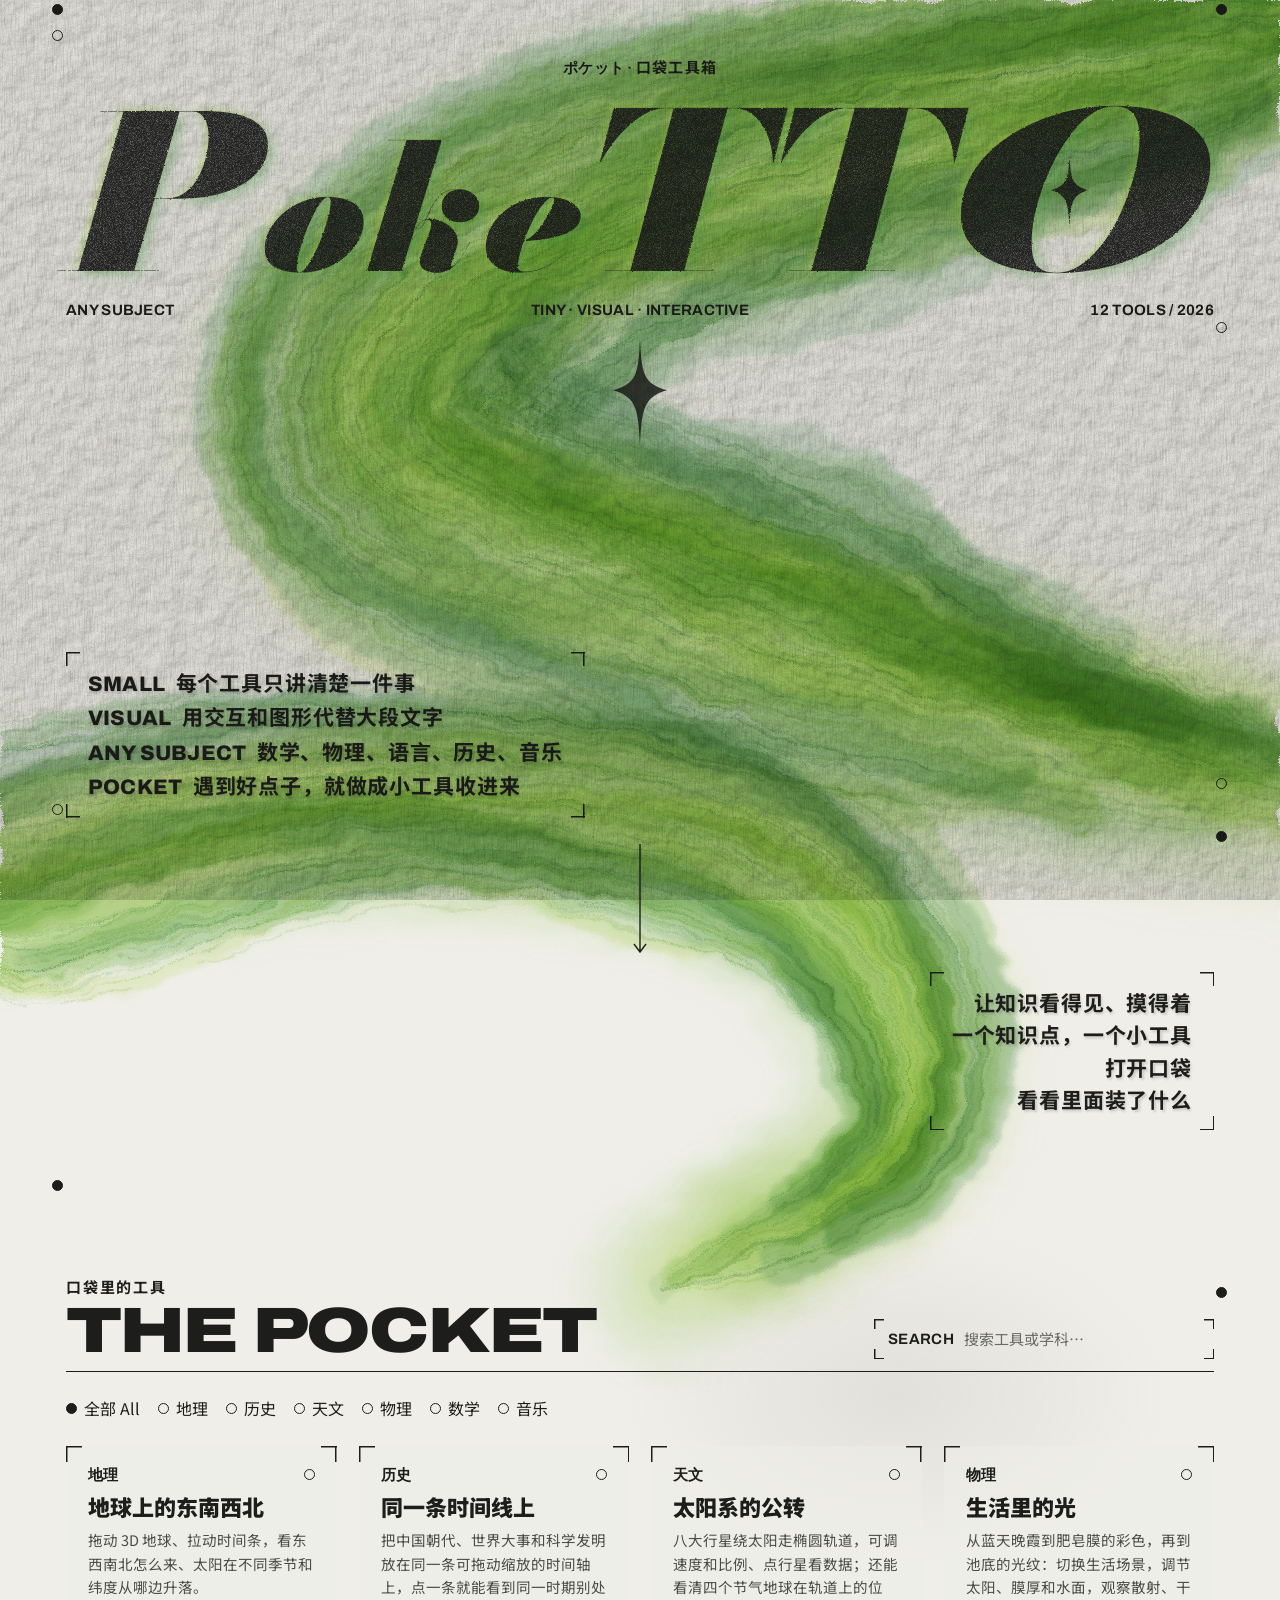
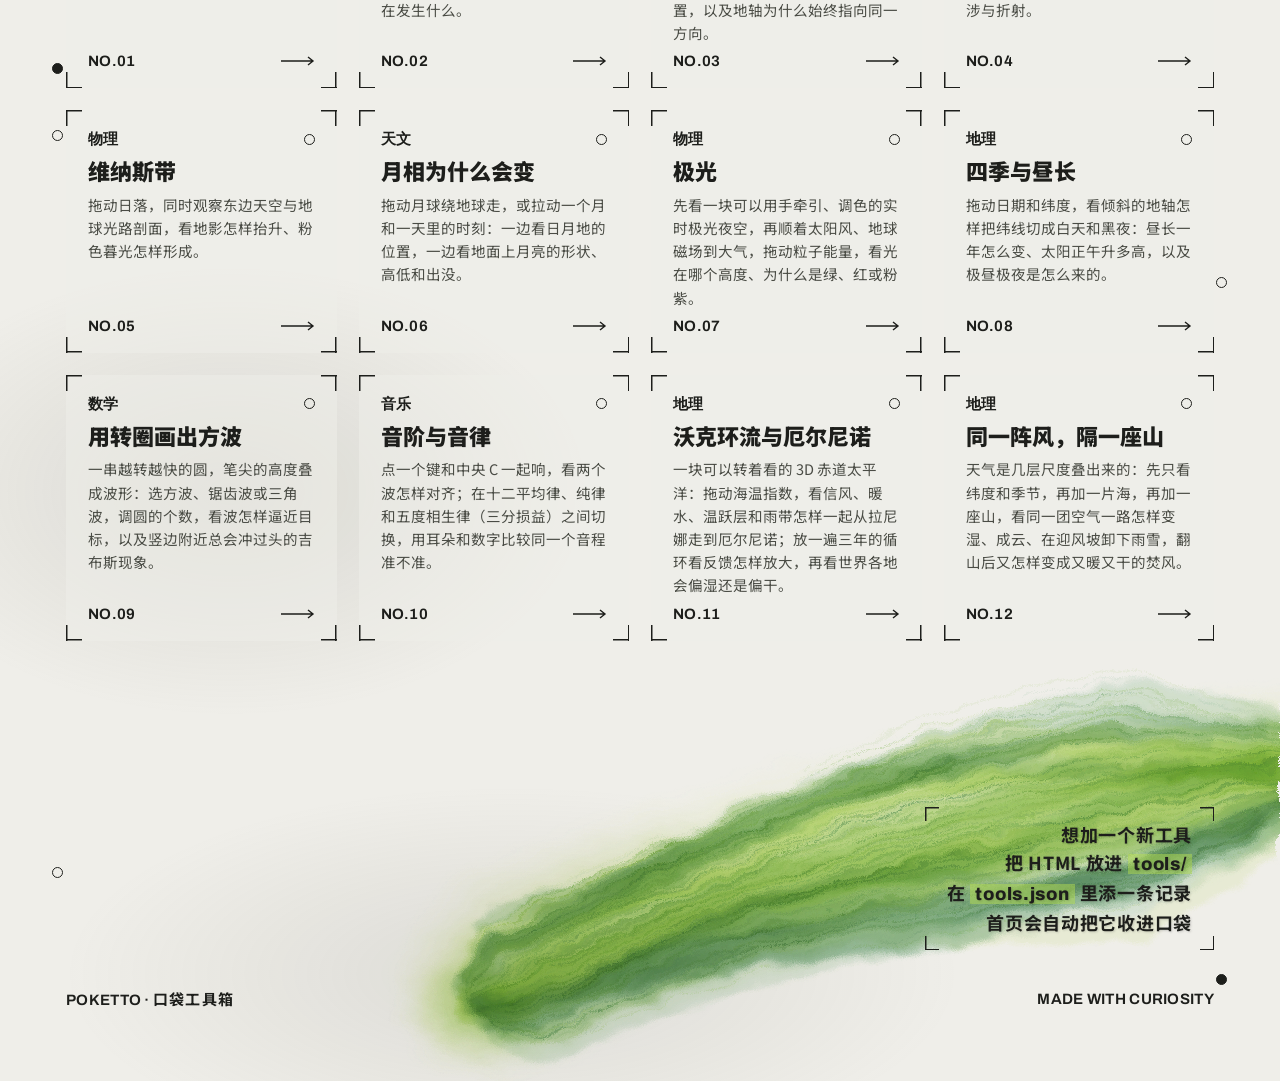
<file: index.html>
<!doctype html>
<html lang="zh-CN">
<head>
<meta charset="utf-8">
<meta name="viewport" content="width=device-width, initial-scale=1, viewport-fit=cover">
<title>Poketto 口袋工具箱</title>
<link rel="icon" href="/favicon.svg" type="image/svg+xml">
<link rel="alternate icon" href="/favicon.ico" sizes="any">
<link rel="apple-touch-icon" href="/apple-touch-icon.png">
<meta name="claude:viewport-fit-sides" content="cover">
<link rel="preconnect" href="https://fonts.googleapis.com">
<link rel="preconnect" href="https://fonts.gstatic.com" crossorigin>
<link rel="stylesheet" href="https://fonts.googleapis.com/css2?family=Archivo:wdth,wght@62..125,400..900&family=Bodoni+Moda:ital,opsz,wght@1,6..96,900&family=Noto+Sans+SC:wght@400;500;700;900&display=swap">
<style>
  /* Layout: one tall poster. Huge fitted headline, a dry-brush swoosh painted on canvas behind it,
     bracket-framed text blocks stepping left → right, then the pocket of tools as bracketed slots. */
  :root {
    --paper: #efeee9;      /* off-white printmaking paper */
    --ink: #1d1e1b;        /* soft black, slightly green-biased */
    --ink-2: #4a4c45;      /* secondary text */
    --lime: #b9e04c;       /* brush highlight */
    --leaf: #5fae5a;       /* deeper brush green */
    --rule: #1d1e1b;       /* brackets, arrows, dots */
    --display: "Archivo", "Arial Black", "Helvetica Neue", sans-serif;
    --label: "Archivo", "Helvetica Neue", Arial, sans-serif;
    --body: "Noto Sans SC", "PingFang SC", "Microsoft YaHei", sans-serif;
    color-scheme: light;
  }
  * { box-sizing: border-box; }
  html { background: var(--paper); }
  body { margin: 0; }
  body {
    background: var(--paper);
    color: var(--ink);
    font-family: var(--body);
    line-height: 1.6;
    position: relative;
    overflow-x: hidden;
    -webkit-font-smoothing: antialiased;
  }
  /* cold-press paper (fixed to the screen, so the sheet stays put while the page scrolls over it): a lit bump map (tooth) plus fine fibres and soft stains, multiplied over everything */
  body::after {
    content: ""; position: fixed; inset: 0; pointer-events: none; z-index: 50;
    background-image: url("data:image/svg+xml;utf8,<svg xmlns='http://www.w3.org/2000/svg' width='600' height='600'><filter id='t' x='0' y='0' width='100%' height='100%'><feTurbulence type='fractalNoise' baseFrequency='.045 .05' numOctaves='5' seed='4' result='n'/><feDiffuseLighting in='n' lighting-color='%23ffffff' surfaceScale='2.4'><feDistantLight azimuth='235' elevation='58'/></feDiffuseLighting></filter><rect width='100%' height='100%' filter='url(%23t)'/></svg>");
    background-size: 600px 600px; mix-blend-mode: multiply; opacity: .85;
  }
  .paper-fibres {
    position: fixed; inset: 0; pointer-events: none; z-index: 49; mix-blend-mode: multiply; opacity: .55;
    background-image: url("data:image/svg+xml;utf8,<svg xmlns='http://www.w3.org/2000/svg' width='400' height='400'><filter id='f' x='0' y='0' width='100%' height='100%'><feTurbulence type='fractalNoise' baseFrequency='.9 .06' numOctaves='2' seed='9'/><feColorMatrix values='0 0 0 0 .36  0 0 0 0 .34  0 0 0 0 .28  0 0 0 -1.9 1.05'/></filter><rect width='100%' height='100%' filter='url(%23f)'/></svg>"),
      url("data:image/svg+xml;utf8,<svg xmlns='http://www.w3.org/2000/svg' width='300' height='300'><filter id='g' x='0' y='0' width='100%' height='100%'><feTurbulence type='fractalNoise' baseFrequency='1.1' numOctaves='2' seed='2'/><feColorMatrix values='0 0 0 0 .2  0 0 0 0 .2  0 0 0 0 .18  0 0 0 .7 -.12'/></filter><rect width='100%' height='100%' filter='url(%23g)'/></svg>");
    background-size: 400px 400px, 300px 300px;
  }
  .paper-stain {
    position: absolute; inset: 0; pointer-events: none; z-index: 0; mix-blend-mode: multiply;
    background:
      radial-gradient(40% 12% at 18% 78%, rgba(120,118,105,.16), transparent 70%),
      radial-gradient(30% 9% at 70% 52%, rgba(120,118,105,.10), transparent 70%),
      radial-gradient(50% 10% at 40% 96%, rgba(120,118,105,.14), transparent 70%);
  }
  .paper-vig { position: fixed; inset: 0; pointer-events: none; z-index: 48; background: radial-gradient(130% 100% at 50% 40%, transparent 60%, rgba(70,66,52,.16) 100%); }
  #brush { position: absolute; left: 0; top: 0; width: 100%; pointer-events: none; z-index: 1; filter: url(#rough); opacity: .95; mix-blend-mode: multiply; }

  .page {
    position: relative; z-index: 2;
    max-width: 1180px; margin: 0 auto;
    padding-left: max(16px, env(safe-area-inset-left, 0px));
    padding-right: max(16px, env(safe-area-inset-right, 0px));
    padding-block: 40px 72px;
  }

  /* ---------- small uppercase labels ---------- */
  .label {
    font-family: var(--label); font-weight: 650; font-stretch: 100%;
    text-transform: uppercase; letter-spacing: .02em; font-size: clamp(11px, 1.35vw, 15px);
    line-height: 1.2; color: var(--ink);
  }
  .label .zh { font-family: var(--body); font-weight: 700; letter-spacing: .08em; }

  /* ---------- edge markers ---------- */
  .rail { position: absolute; top: 0; bottom: 0; width: 12px; z-index: 3; pointer-events: none; }
  .rail.l { left: max(2px, env(safe-area-inset-left, 0px)); }
  .rail.r { right: max(2px, env(safe-area-inset-right, 0px)); }
  .rail i {
    position: absolute; left: 0; width: 11px; height: 11px; border-radius: 50%;
    border: 1.5px solid var(--rule);
  }
  .rail i.f { background: var(--rule); }

  /* ---------- hero ---------- */
  .hero { position: relative; display: grid; grid-template-columns: minmax(0, 1fr); gap: 6px; padding-top: 18px; }
  .hero > * { min-width: 0; }
  .byline { text-align: center; }
  h1.mast {
    margin: 0; line-height: .9; white-space: nowrap; text-align: center; overflow: visible; width: 100%;
    font-size: 15vw; color: var(--ink);
    text-shadow: .018em .022em .05em rgba(95,174,90,.5), -.012em -.01em .03em rgba(185,224,76,.45);
  }
  /* wordmark: stretched high-contrast italic, mixed sizes, letters overlapping */
  .wm { display: inline-flex; align-items: baseline; filter: url(#ink); opacity: .94; }
  .wm i {
    position: relative; display: inline-block; font-family: "Bodoni Moda", "Didot", "Bodoni 72", Georgia, serif;
    font-style: italic; font-weight: 900; font-size: calc(var(--s) * 1em); line-height: .85;
    transform: translateY(var(--y, 0)) scaleX(var(--x, 1)); transform-origin: 0 100%;
    margin-right: 0;
  }
  .wm .spark { position: absolute; left: 47%; top: 50%; width: .17em; height: auto; transform: translate(-50%, -50%) scaleX(calc(1 / var(--x))); fill: var(--ink); }
  .meta {
    display: grid; grid-template-columns: 1fr auto 1fr; align-items: baseline; gap: 12px;
    padding-top: 10px;
  }
  .meta > :nth-child(2) { text-align: center; }
  .meta > :last-child { text-align: right; font-variant-numeric: tabular-nums; }

  .star { display: block; margin: 14px auto 0; width: clamp(34px, 5vw, 54px); height: auto; }

  /* ---------- bracket frame ---------- */
  .br {
    --c: var(--rule); --l: 14px; --w: 1.5px;
    position: relative; padding: 14px 22px;
    background:
      linear-gradient(var(--c), var(--c)) top left / var(--l) var(--w),
      linear-gradient(var(--c), var(--c)) top left / var(--w) var(--l),
      linear-gradient(var(--c), var(--c)) top right / var(--l) var(--w),
      linear-gradient(var(--c), var(--c)) top right / var(--w) var(--l),
      linear-gradient(var(--c), var(--c)) bottom left / var(--l) var(--w),
      linear-gradient(var(--c), var(--c)) bottom left / var(--w) var(--l),
      linear-gradient(var(--c), var(--c)) bottom right / var(--l) var(--w),
      linear-gradient(var(--c), var(--c)) bottom right / var(--w) var(--l);
    background-repeat: no-repeat;
  }

  .verse {
    margin: 0; font-family: var(--body); font-weight: 700;
    font-size: clamp(15px, 1.9vw, 21px); line-height: 1.55; letter-spacing: .04em;
    text-shadow: .06em .08em .12em rgba(29,30,27,.18);
  }
  .verse b { font-family: var(--label); font-weight: 800; letter-spacing: .01em; text-transform: uppercase; margin-right: .5em; }

  .manifesto { margin-top: clamp(80px, 16vw, 210px); width: fit-content; max-width: 100%; }
  .arrow { display: block; margin: 26px auto 18px; width: 14px; height: clamp(70px, 10vw, 110px); }
  .lead { margin-left: auto; width: fit-content; max-width: 100%; text-align: right; }

  /* ---------- pocket (tools) ---------- */
  .pocket { margin-top: clamp(80px, 12vw, 150px); display: grid; gap: 22px; }
  .pocket-head {
    display: flex; flex-wrap: wrap; align-items: end; justify-content: space-between; gap: 16px 24px;
    border-bottom: 1.5px solid var(--rule); padding-bottom: 12px;
  }
  .pocket-head h2 {
    margin: 0; font-family: var(--display); font-weight: 900; font-stretch: 125%;
    font-size: clamp(30px, 6vw, 64px); line-height: .9; letter-spacing: -.03em; text-transform: uppercase;
  }
  .pocket-head h2 small {
    display: block; font-family: var(--body); font-stretch: 100%; font-weight: 700; letter-spacing: .12em;
    font-size: clamp(12px, 1.4vw, 15px); margin-bottom: 8px;
  }
  .search { --l: 10px; display: flex; align-items: center; gap: 10px; padding: 8px 14px; min-width: 0; flex: 0 1 340px; }
  .search label { white-space: nowrap; }
  .search input {
    all: unset; flex: 1; min-width: 0; font-family: var(--body); font-size: 15px; color: var(--ink);
  }
  .search input::placeholder { color: var(--ink-2); opacity: .8; }
  .search:focus-within { background-color: rgba(185,224,76,.35); }

  .chips { display: flex; flex-wrap: wrap; gap: 8px 18px; }
  .chip {
    all: unset; cursor: pointer; display: inline-flex; align-items: center; gap: 7px; padding: 2px 0;
  }
  .chip::before {
    content: ""; width: 9px; height: 9px; border-radius: 50%; border: 1.5px solid var(--rule);
  }
  .chip[aria-pressed="true"]::before { background: var(--rule); }
  .chip:focus-visible { outline: 2px solid var(--leaf); outline-offset: 3px; }

  .grid { display: grid; grid-template-columns: repeat(auto-fill, minmax(min(100%, 260px), 1fr)); gap: 22px; }
  .tool {
    --l: 16px; display: grid; grid-template-rows: auto auto 1fr auto; gap: 8px;
    padding: 20px 22px 18px; min-height: 196px; color: inherit; text-decoration: none; min-width: 0;
    background-color: rgba(239,238,233,.55);
    transition: background-color .2s ease;
  }
  .tool .top { display: flex; justify-content: space-between; align-items: center; gap: 12px; }
  .tool .dot { width: 11px; height: 11px; border-radius: 50%; border: 1.5px solid var(--rule); flex: none; transition: background .2s; }
  .tool h3 {
    margin: 0; font-family: var(--body); font-weight: 900; font-size: 22px; line-height: 1.3;
    width: fit-content; max-width: 100%;
    background: linear-gradient(100deg, transparent 0 2%, var(--lime) 4% 94%, transparent 97%) no-repeat 0 85% / 0% 55%;
    transition: background-size .35s ease;
  }
  .tool p { margin: 0; color: var(--ink-2); font-size: 14.5px; }
  .tool .go { display: flex; justify-content: space-between; align-items: center; }
  .tool .go svg { width: 34px; height: 10px; transition: transform .25s ease; }
  a.tool:hover, a.tool:focus-visible { background-color: rgba(185,224,76,.18); outline: none; }
  a.tool:hover h3, a.tool:focus-visible h3 { background-size: 100% 55%; }
  a.tool:hover .dot, a.tool:focus-visible .dot { background: var(--rule); }
  a.tool:hover .go svg, a.tool:focus-visible .go svg { transform: translateX(6px); }
  .tool.empty { --c: rgba(29,30,27,.35); color: var(--ink-2); place-content: center; text-align: center; grid-template-rows: auto; background: none; }
  .tool.empty .plus { font-family: var(--display); font-weight: 900; font-stretch: 125%; font-size: 38px; line-height: 1; color: rgba(29,30,27,.4); }
  .none { padding: 30px 0; color: var(--ink-2); }

  /* ---------- footer ---------- */
  footer { margin-top: clamp(90px, 13vw, 170px); display: grid; gap: 40px; }
  footer .lead .verse { font-size: clamp(14px, 1.6vw, 18px); }
  footer code { font-family: var(--label); font-weight: 800; background: rgba(185,224,76,.45); padding: 0 .3em; }
  .colophon { display: flex; justify-content: space-between; flex-wrap: wrap; gap: 8px 20px; }

  @media (max-width: 560px) {
    .meta { grid-template-columns: 1fr 1fr; }
    .meta > :nth-child(2) { display: none; }
    .br { padding: 12px 16px; }
    .tool { min-height: 0; }
  }
  @media (prefers-reduced-motion: reduce) {
    * { transition: none !important; }
  }
</style>

</head>
<body>
<div class="paper-stain" aria-hidden="true"></div>
<canvas id="brush" aria-hidden="true"></canvas>
<div class="paper-fibres" aria-hidden="true"></div>
<div class="paper-vig" aria-hidden="true"></div>
<svg width="0" height="0" style="position:absolute" aria-hidden="true">
  <filter id="rough" x="-2%" y="-2%" width="104%" height="104%">
    <feTurbulence type="fractalNoise" baseFrequency=".018 .03" numOctaves="3" seed="3" result="w"/>
    <feDisplacementMap in="SourceGraphic" in2="w" scale="22" xChannelSelector="R" yChannelSelector="G" result="d"/>
    <feTurbulence type="fractalNoise" baseFrequency=".9" numOctaves="2" seed="8" result="g"/>
    <feDisplacementMap in="d" in2="g" scale="5" xChannelSelector="R" yChannelSelector="B"/>
  </filter>
  <filter id="ink" x="-2%" y="-5%" width="104%" height="110%">
    <feTurbulence type="fractalNoise" baseFrequency=".6" numOctaves="3" seed="5" result="n"/>
    <feDisplacementMap in="SourceGraphic" in2="n" scale="2.2" xChannelSelector="R" yChannelSelector="G" result="d"/>
    <feTurbulence type="fractalNoise" baseFrequency="1.3" numOctaves="2" seed="1" result="m"/>
    <feColorMatrix in="m" type="matrix" values="0 0 0 0 0  0 0 0 0 0  0 0 0 0 0  0 0 0 -1.1 1.5" result="mask"/>
    <feComposite in="d" in2="mask" operator="in"/>
  </filter>
  <filter id="ink-s" x="-2%" y="-5%" width="104%" height="110%">
    <feTurbulence type="fractalNoise" baseFrequency=".8" numOctaves="2" seed="5" result="n"/>
    <feDisplacementMap in="SourceGraphic" in2="n" scale="1.6" xChannelSelector="R" yChannelSelector="G"/>
  </filter>
</svg>

<div class="page">
  <div class="rail l" aria-hidden="true">
    <i class="f" style="top:4px"></i><i style="top:30px"></i><i style="top:30%"></i>
    <i class="f" style="top:44%"></i><i class="f" style="top:62%"></i><i style="top:64.5%"></i><i style="top:92%"></i>
  </div>
  <div class="rail r" aria-hidden="true">
    <i class="f" style="top:4px"></i><i style="top:12%"></i><i style="top:29%"></i><i class="f" style="top:31%"></i>
    <i class="f" style="top:48%"></i><i style="top:70%"></i><i class="f" style="top:96%"></i>
  </div>

  <header class="hero">
    <div class="byline label">ポケット · <span class="zh">口袋工具箱</span></div>
    <h1 class="mast" id="mast" aria-label="POKETTO"><span class="wm" aria-hidden="true"><i style="--s:1;--x:1.22">P</i><i style="--s:.74;--x:1.2">o</i><i style="--s:.82;--x:1.12">k</i><i style="--s:.74;--x:1.2">e</i><i style="--s:1.02;--x:1.15">T</i><i style="--s:1.02;--x:1.15">T</i><i class="big" style="--s:1.02;--x:1.55">O<svg class="spark" viewBox="0 0 40 80"><path d="M20 0 C21.2 26 22.5 33 40 38 C22.5 43 21.2 52 20 80 C18.8 52 17.5 43 0 38 C17.5 33 18.8 26 20 0Z"/></svg></i></span></h1>
    <div class="meta">
      <div class="label">Any subject</div>
      <div class="label">Tiny · Visual · Interactive</div>
      <div class="label"><span id="count">01</span> Tools / <span id="year">2026</span></div>
    </div>
    <svg class="star" viewBox="0 0 40 80" aria-hidden="true">
      <path d="M20 0 C21.2 26 22.5 33 40 38 C22.5 43 21.2 52 20 80 C18.8 52 17.5 43 0 38 C17.5 33 18.8 26 20 0Z" fill="#1d1e1b" opacity=".85"/>
    </svg>
  </header>

  <section class="manifesto br" aria-label="理念">
    <p class="verse">
      <b>Small</b>每个工具只讲清楚一件事<br>
      <b>Visual</b>用交互和图形代替大段文字<br>
      <b>Any subject</b>数学、物理、语言、历史、音乐<br>
      <b>Pocket</b>遇到好点子，就做成小工具收进来
    </p>
  </section>

  <svg class="arrow" viewBox="0 0 14 110" preserveAspectRatio="none" aria-hidden="true">
    <path d="M7 0 V108 M1 100 L7 108 L13 100" fill="none" stroke="#1d1e1b" stroke-width="1.4"/>
  </svg>

  <section class="lead br" aria-label="导语">
    <p class="verse">
      让知识看得见、摸得着<br>
      一个知识点，一个小工具<br>
      打开口袋<br>
      看看里面装了什么
    </p>
  </section>

  <main class="pocket" id="pocket">
    <div class="pocket-head">
      <h2><small>口袋里的工具</small>The Pocket</h2>
      <div class="search br">
        <label class="label" for="filter">Search</label>
        <input id="filter" type="search" placeholder="搜索工具或学科…" autocomplete="off">
      </div>
    </div>
    <div class="chips" id="chips" role="group" aria-label="按学科筛选"></div>
    <div class="grid" id="grid"></div>
  </main>

  <footer>
    <section class="lead br" aria-label="添加新工具">
      <p class="verse">
        想加一个新工具<br>
        把 HTML 放进 <code>tools/</code><br>
        在 <code>tools.json</code> 里添一条记录<br>
        首页会自动把它收进口袋
      </p>
    </section>
    <div class="colophon">
      <span class="label">Poketto · <span class="zh">口袋工具箱</span></span>
      <span class="label">Made with curiosity</span>
    </div>
  </footer>
</div>

<script>
(() => {
  // Used when tools.json can't be fetched (e.g. opening the file directly).
  const FALLBACK = [
    { title: "地球上的东南西北", subject: "地理", description: "拖动 3D 地球、拉动时间条，看东西南北怎么来、太阳在不同季节和纬度从哪边升落。", url: "tools/earth-directions.html" },
    { title: "同一条时间线上", subject: "历史", description: "把中国朝代、世界大事和科学发明放在同一条可拖动缩放的时间轴上，点一条就能看到同一时期别处在发生什么。", url: "tools/timeline.html" },
    { title: "太阳系的公转", subject: "天文", description: "八大行星绕太阳走椭圆轨道，可调速度和比例、点行星看数据；还能看清四个节气地球在轨道上的位置，以及地轴为什么始终指向同一方向。", url: "tools/solar-system.html" }
  ];
  const MIN_SLOTS = 3;

  const grid = document.getElementById('grid');
  const chips = document.getElementById('chips');
  const filter = document.getElementById('filter');
  let tools = [];
  let subject = 'ALL';

  const pad = n => String(n).padStart(2, '0');
  document.getElementById('year').textContent = new Date().getFullYear();

  function renderChips() {
    const subjects = ['ALL', ...new Set(tools.map(t => t.subject).filter(Boolean))];
    chips.innerHTML = '';
    subjects.forEach(s => {
      const b = document.createElement('button');
      b.type = 'button';
      b.className = 'chip label';
      b.textContent = s === 'ALL' ? '全部 All' : s;
      b.setAttribute('aria-pressed', String(s === subject));
      b.addEventListener('click', () => { subject = s; renderChips(); render(); });
      chips.appendChild(b);
    });
  }

  function card(t, i) {
    const a = document.createElement('a');
    a.className = 'tool br';
    a.href = t.url;
    if (/^https?:/.test(t.url)) { a.target = '_blank'; a.rel = 'noopener'; }
    a.innerHTML =
      '<div class="top"><span class="label sub"></span><span class="dot"></span></div>' +
      '<h3></h3><p></p>' +
      '<div class="go"><span class="label">No.' + pad(i + 1) + '</span>' +
      '<svg viewBox="0 0 34 10" aria-hidden="true"><path d="M0 5 H32 M27 1 L32 5 L27 9" fill="none" stroke="#1d1e1b" stroke-width="1.4"/></svg></div>';
    a.querySelector('.sub').textContent = t.subject || '未分类';
    a.querySelector('h3').textContent = t.title;
    a.querySelector('p').textContent = t.description || '';
    return a;
  }

  function render() {
    const q = filter.value.trim().toLowerCase();
    const list = tools
      .map((t, i) => [t, i])
      .filter(([t]) => subject === 'ALL' || t.subject === subject)
      .filter(([t]) => !q || [t.title, t.subject, t.description].join(' ').toLowerCase().includes(q));
    grid.innerHTML = '';
    list.forEach(([t, i]) => grid.appendChild(card(t, i)));
    if (!list.length) {
      const d = document.createElement('div');
      d.className = 'none';
      d.textContent = '口袋里还没有符合条件的工具。换个关键词试试。';
      grid.appendChild(d);
    } else if (!q && subject === 'ALL') {
      for (let k = list.length; k < MIN_SLOTS; k++) {
        const e = document.createElement('div');
        e.className = 'tool br empty';
        e.innerHTML = '<div><div class="plus">+</div><div class="label">空位 · 下一个工具放这里</div></div>';
        grid.appendChild(e);
      }
    }
    document.getElementById('count').textContent = pad(tools.length);
    paint();
  }

  function load(data) { tools = Array.isArray(data) ? data : FALLBACK; renderChips(); render(); }
  fetch('tools.json').then(r => r.ok ? r.json() : Promise.reject()).then(load).catch(() => load(FALLBACK));
  filter.addEventListener('input', render);

  // ---------- fit the masthead to the column ----------
  const mast = document.getElementById('mast');
  function fit() {
    const span = mast.firstElementChild;
    mast.style.fontSize = '100px';
    // transforms don't change layout width, so add the stretch back as margin (in em)
    span.querySelectorAll('i').forEach(el => {
      const fs = parseFloat(getComputedStyle(el).fontSize);
      el.style.marginRight = '0';
      const w = el.offsetWidth, x = parseFloat(el.style.getPropertyValue('--x')) || 1;
      el.style.marginRight = (((x - 1) * w - .0 * fs * x) / fs) + 'em';
    });
    const w = span.getBoundingClientRect().width;
    const avail = mast.clientWidth;
    if (w) mast.style.fontSize = (100 * avail / w * 0.995) + 'px';
  }

  // ---------- dry-brush strokes ----------
  const cv = document.getElementById('brush');
  const ctx = cv.getContext('2d');

  function rng(seed) {
    return () => { seed |= 0; seed = seed + 0x6D2B79F5 | 0; let t = Math.imul(seed ^ seed >>> 15, 1 | seed); t = t + Math.imul(t ^ t >>> 7, 61 | t) ^ t; return ((t ^ t >>> 14) >>> 0) / 4294967296; };
  }
  // Catmull-Rom through control points, sampled every ~3px
  function spline(pts) {
    const out = [];
    for (let i = 0; i < pts.length - 1; i++) {
      const p0 = pts[i - 1] || pts[i], p1 = pts[i], p2 = pts[i + 1], p3 = pts[i + 2] || p2;
      const len = Math.hypot(p2[0] - p1[0], p2[1] - p1[1]);
      const n = Math.max(2, Math.ceil(len / 3));
      for (let j = 0; j < n; j++) {
        const t = j / n, t2 = t * t, t3 = t2 * t;
        out.push([
          .5 * (2 * p1[0] + (-p0[0] + p2[0]) * t + (2 * p0[0] - 5 * p1[0] + 4 * p2[0] - p3[0]) * t2 + (-p0[0] + 3 * p1[0] - 3 * p2[0] + p3[0]) * t3),
          .5 * (2 * p1[1] + (-p0[1] + p2[1]) * t + (2 * p0[1] - 5 * p1[1] + 4 * p2[1] - p3[1]) * t2 + (-p0[1] + 3 * p1[1] - 3 * p2[1] + p3[1]) * t3)
        ]);
      }
    }
    out.push(pts[pts.length - 1]);
    return out;
  }
  const LIGHT = ['#cfe86a', '#c0e052', '#b3dc48', '#d9ee8e'];
  const MID = ['#9fd03e', '#8ec84a', '#7fbf4f', '#a6cf6a'];
  const DEEP = ['#5fae5a', '#4e9a6a', '#58a468', '#3f8f63'];
  const pick = (r, a) => a[(r() * a.length) | 0];

  function brush(pts, width, seed) {
    const r = rng(seed);
    let path = spline(pts);
    // smooth the centreline so there are no kinks
    for (let pass = 0; pass < 3; pass++) {
      const k = 14, q = path.map(p => p.slice());
      for (let i = 0; i < path.length; i++) {
        let x = 0, y = 0, c = 0;
        for (let j = Math.max(0, i - k); j <= Math.min(path.length - 1, i + k); j++) { x += path[j][0]; y += path[j][1]; c++; }
        q[i] = [x / c, y / c];
      }
      path = q;
    }
    const N = path.length;
    const nx = new Float32Array(N), ny = new Float32Array(N);
    for (let i = 0; i < N; i++) {
      const a = path[Math.max(0, i - 6)], b = path[Math.min(N - 1, i + 6)];
      const dx = b[0] - a[0], dy = b[1] - a[1], l = Math.hypot(dx, dy) || 1;
      nx[i] = -dy / l; ny[i] = dx / l;
    }
    const wob = () => { const f1 = .004 + r() * .01, f2 = .012 + r() * .03, p1 = r() * 50, p2 = r() * 50, a2 = .25 + r() * .4; return i => Math.sin(i * f1 + p1) + Math.sin(i * f2 + p2) * a2; };
    // pressure: swells in the middle, lifts at the end, with a few surges
    const sw = wob();
    const press = s => Math.min(1, s / .1, (1 - s) / .28) * (.82 + .18 * sw(s * N));

    function ribbon(off, wid, color, alpha, from, to, jitter) {
      const j = wob();
      ctx.beginPath();
      let first = true;
      for (let i = (from * N) | 0; i < (to * N) | 0; i++) {
        const s = i / N, p = press(s);
        const o = (off * width * .5 + j(i) * jitter * width) * p;
        const x = path[i][0] + nx[i] * o, y = path[i][1] + ny[i] * o;
        first ? ctx.moveTo(x, y) : ctx.lineTo(x, y); first = false;
      }
      ctx.strokeStyle = color; ctx.globalAlpha = alpha; ctx.lineWidth = wid;
      ctx.stroke();
    }

    ctx.save();
    ctx.lineCap = 'round'; ctx.lineJoin = 'round';
    ctx.globalCompositeOperation = 'multiply';

    // 1. wet wash: wide, soft, uneven
    ctx.filter = 'blur(' + Math.round(width * .06) + 'px)';
    for (let k = 0; k < 7; k++) ribbon((r() - .5) * .9, width * (.3 + r() * .3), pick(r, k % 3 ? LIGHT : MID), .13, r() * .05, 1 - r() * .12, .12);
    ctx.filter = 'blur(2px)';
    // 2. body of the stroke: overlapping medium ribbons, each wandering on its own
    for (let k = 0; k < 26; k++) {
      const o = (r() * 2 - 1) * .8;
      const deep = Math.abs(o) > .45 && r() < .7;
      ribbon(o, width * (.05 + r() * .13), pick(r, deep ? DEEP : (r() < .5 ? MID : LIGHT)), .12 + r() * .16, r() * .12, 1 - r() * .22, .1 + r() * .1);
    }
    // 3. dark pooled paint along one edge
    ctx.filter = 'blur(' + Math.round(width * .03) + 'px)';
    for (let k = 0; k < 6; k++) ribbon(.45 + r() * .4, width * (.04 + r() * .08), pick(r, DEEP), .16, .1 + r() * .2, .6 + r() * .35, .07);
    ctx.filter = 'none';
    // 4. dry bristle streaks: thin, wandering, broken by paper tooth
    const B = Math.round(width * .9);
    for (let b = 0; b < B; b++) {
      const o = (r() * 2 - 1) * (.85 + r() * .25);
      const j = wob(), jit = .012 + r() * .03;
      const lw = .5 + r() * r() * 2.6;
      const dry = .2 + r() * .9, f = .008 + r() * .05, ph = r() * 99;
      const start = r() * .15, end = 1 - r() * .3;
      ctx.strokeStyle = r() < .3 ? pick(r, DEEP) : pick(r, MID);
      ctx.globalAlpha = .07 + r() * .2; ctx.lineWidth = lw;
      let pen = false; ctx.beginPath();
      for (let i = (start * N) | 0; i < (end * N) | 0; i++) {
        const g = Math.sin(i * f + ph) + Math.sin(i * f * 2.9 + ph * 1.7) * .6 + (r() - .5) * .5;
        if (g > dry) { pen = false; continue; }
        const p = press(i / N);
        const off = (o * width * .5 + j(i) * jit * width) * p;
        const x = path[i][0] + nx[i] * off, y = path[i][1] + ny[i] * off;
        if (pen) ctx.lineTo(x, y); else { ctx.moveTo(x, y); pen = true; }
      }
      ctx.stroke();
    }
    ctx.restore();
  }

  function paint() {
    const dpr = Math.min(window.devicePixelRatio || 1, 2);
    const W = document.documentElement.clientWidth;
    const H = document.body.scrollHeight;
    cv.style.height = H + 'px';
    cv.width = Math.round(W * dpr); cv.height = Math.round(H * dpr);
    ctx.setTransform(dpr, 0, 0, dpr, 0, 0);
    ctx.clearRect(0, 0, W, H);

    const hero = document.querySelector('.hero').getBoundingClientRect();
    const lead = document.querySelector('main').getBoundingClientRect();
    const foot = document.querySelector('footer').getBoundingClientRect();
    const sy = window.scrollY;
    const hy = hero.top + sy, hh = hero.height;
    const ly = lead.top + sy;
    const fy = foot.top + sy;
    const S = Math.min(W, 1300);
    const big = Math.max(120, S * .3);

    // main swoosh: enters top right, sweeps under the masthead to the left, swings back right and down
    brush([
      [W * 1.08, hy - 20], [W * .72, hy + hh * .18], [W * .4, hy + hh * .55],
      [W * .3, hy + hh * .95], [W * .5, hy + hh * 1.3], [W * .8, hy + hh * 1.65],
      [W * 1.1, hy + hh * 1.9]
    ], big, 7);
    // second, lighter pass crossing the bracket blocks
    brush([
      [-W * .1, hy + hh * 2.1], [W * .3, hy + hh * 1.85], [W * .62, hy + hh * 2.05],
      [W * .72, (hy + hh * 2.3 + ly) / 2], [W * .5, ly + 20]
    ], big * .7, 21);
    // tail near the footer
    brush([
      [W * .35, fy + foot.height * 1.05], [W * .52, fy + foot.height * .55],
      [W * .75, fy + foot.height * .1], [W * 1.08, fy - foot.height * .25]
    ], big * .55, 42);
  }

  let tid;
  function relayout() { fit(); paint(); }
  window.addEventListener('resize', () => { clearTimeout(tid); tid = setTimeout(relayout, 120); });
  (document.fonts && document.fonts.ready ? document.fonts.ready : Promise.resolve()).then(relayout);
  relayout();
})();
</script>

</body>
</html>
</file>
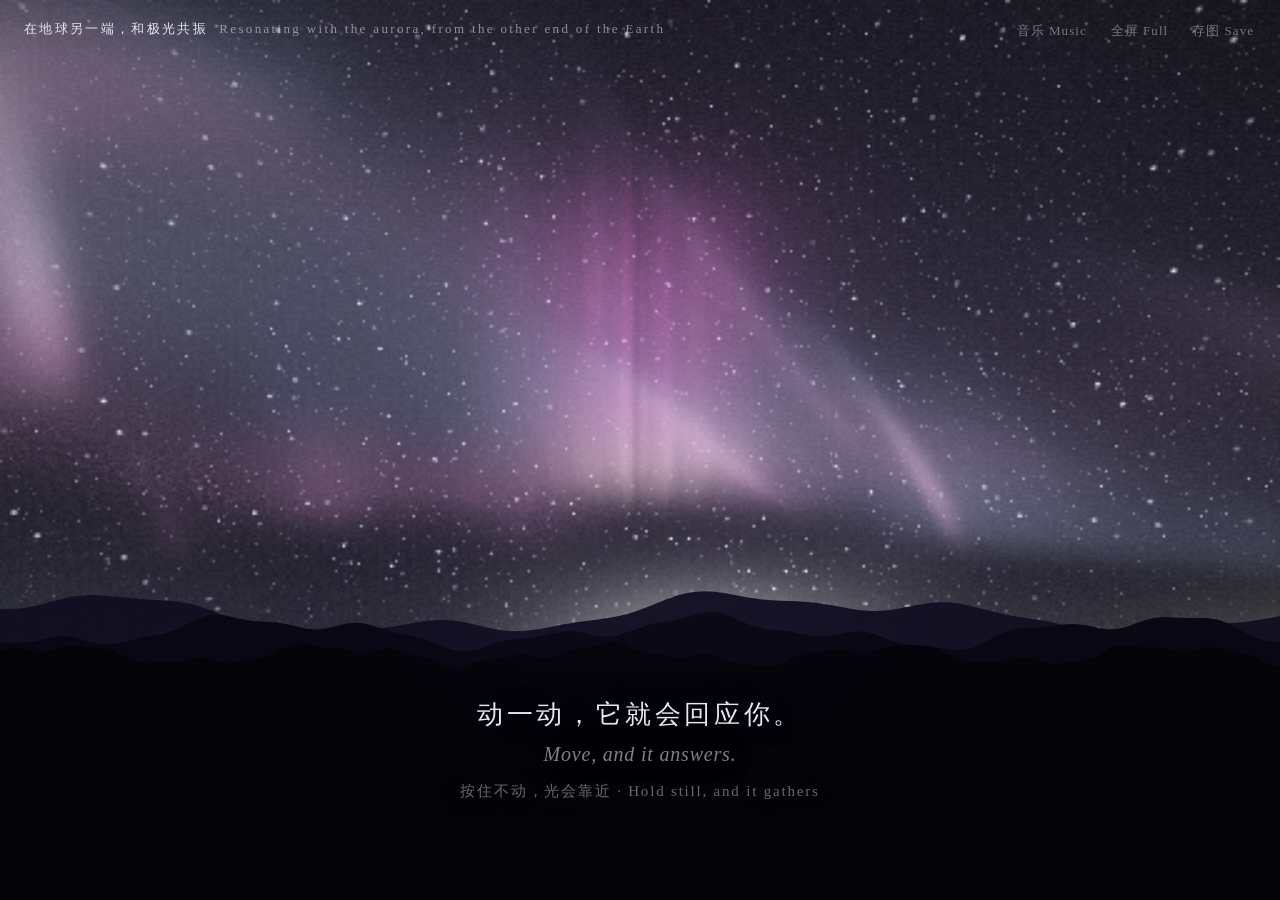
<file: tools/aurora-art.html>
<!doctype html>
<html lang="zh-CN">
<head>
<meta charset="utf-8">
<meta name="viewport" content="width=device-width, initial-scale=1, viewport-fit=cover">
<title>在地球另一端，和极光共振 · Resonating with the aurora</title>
<link rel="icon" href="/favicon.svg" type="image/svg+xml">
<style>
  :root { --fg: #e9e6f2; --dim: rgba(233,230,242,.55); }
  * { box-sizing: border-box; }
  html, body { margin: 0; height: 100%; background: #05040b; overflow: hidden; }
  body { color: var(--fg); font-family: "Cormorant Garamond", Georgia, "Songti SC", "Noto Serif CJK SC", "Source Han Serif SC", serif; }
  canvas { position: absolute; inset: 0; width: 100%; height: 100%; display: block; }
  #art { touch-action: none; cursor: crosshair; }
  #over { pointer-events: none; }
  .fallback { position: absolute; inset: 0; display: grid; place-items: center; text-align: center; padding: 24px; }
  .fallback[hidden] { display: none; }
  .line { position: absolute; left: 0; right: 0; bottom: 11vh; margin: 0; padding: 0 24px; text-align: center; pointer-events: none;
    opacity: 0; transition: opacity 2.4s ease; text-shadow: 0 0 24px rgba(5,4,11,.9); }
  .line.on { opacity: 1; }
  .line .zh { display: block; font-size: clamp(17px, 2.3vw, 26px); letter-spacing: .14em; }
  .line .en { display: block; margin-top: .55em; font-size: clamp(14px, 1.7vw, 20px); font-style: italic; letter-spacing: .04em; color: var(--dim); }
  .line .hint { display: block; margin-top: 1.1em; font-size: clamp(12px, 1.3vw, 15px); letter-spacing: .12em; color: var(--dim); opacity: .8; }
  .tools button[aria-pressed="true"] { color: #f3b6e6; }
  .toast { position: absolute; top: 56px; right: 24px; max-width: min(460px, 80vw); margin: 0; font-size: 12px; line-height: 1.5; letter-spacing: .05em; color: var(--dim); opacity: 0; transition: opacity .5s; pointer-events: none; text-align: right; }
  .toast.on { opacity: 1; }
  .mark { position: absolute; top: 20px; left: 24px; margin: 0; pointer-events: none; font-size: 13px; letter-spacing: .18em; color: var(--dim); }
  .mark b { font-weight: 500; color: var(--fg); }
  .tools { position: absolute; top: 14px; right: 16px; display: flex; gap: 4px; opacity: .45; transition: opacity .4s; }
  .tools:hover, .tools:focus-within { opacity: 1; }
  .tools button { font: inherit; font-size: 13px; letter-spacing: .08em; color: var(--fg); background: none; border: 0; padding: 8px 10px; cursor: pointer; }
  .tools button:hover { text-decoration: underline; text-underline-offset: 4px; }
  .tools button:focus-visible, #art:focus-visible { outline: 1px solid #f3b6e6; outline-offset: 2px; }
  @media (prefers-reduced-motion: reduce) { .line { transition-duration: .01s; } }
</style>
</head>
<body>
<canvas id="art" tabindex="0" role="img"
  aria-label="Interactive generative aurora. 交互式生成极光。Move the pointer to pull the light; stay still and it fades; click for a burst; press and hold to draw it closer; optionally let music from another tab move it. 移动指针牵引光，静止则逐渐消散，点击触发爆发，按住不动则光慢慢聚拢，也可以让另一个标签页的音乐牵动它。"></canvas>
<canvas id="over" aria-hidden="true"></canvas>
<div class="fallback" id="fallback" hidden><p>这个浏览器打不开 WebGL2，看不到极光。<br><i>WebGL2 is not available in this browser.</i></p></div>

<p class="mark"><b>在地球另一端，和极光共振</b> &nbsp;Resonating with the aurora, from the other end of the Earth</p>
<div class="tools" role="group" aria-label="Controls 控制">
  <button type="button" id="musBtn" aria-pressed="false" title="Let music move the light 让音乐牵动极光">音乐 Music</button>
  <button type="button" id="fsBtn" title="Fullscreen 全屏">全屏 Full</button>
  <button type="button" id="shotBtn" title="Save frame 保存画面">存图 Save</button>
</div>

<p class="toast" id="toast" role="status" aria-live="polite"></p>

<p class="line" id="lineA" aria-live="polite"><span class="zh">动一动，它就会回应你。</span><span class="en">Move, and it answers.</span><span class="hint">按住不动，光会靠近 · Hold still, and it gathers</span></p>
<p class="line" id="lineB" aria-live="polite"><span class="zh">共振停了。想象需要被一直维系。</span><span class="en">The resonance has stopped. Imagination has to be kept alive.</span></p>

<script>
(function () {
  'use strict';
  var $ = function (id) { return document.getElementById(id); };
  var reduce = window.matchMedia && matchMedia('(prefers-reduced-motion: reduce)').matches;
  var test = /[?&]test\b/.test(location.search);   // ?test freezes the clock for screenshots

  var FS = "#version 300 es\nprecision highp float;\nout vec4 o;\nuniform vec2 R, uMag;\nuniform float T, uYaw, uPitch, uTan, uPeak, uAct, uEye, uMagOn, uBurst, uBurstAge, uBurstX;\nuniform int uPal, uGround;\nuniform float uCore, uCoreX, uGrain, uHold;\n\nconst float PI = 3.14159265;\n// per palette: low / mid / high altitude colours\nconst vec3 PL[12] = vec3[12](\n  vec3(1.0,1.0,.88), vec3(.99,.60,.86), vec3(.62,.78,1.0),   // photo (from reference image): yellow-white, pink, cyan-white\n  vec3(.95,.42,.80), vec3(.30,1.0,.48), vec3(.95,.22,.28),   // physical: N2 pink, O green, O red\n  vec3(.45,.72,1.0), vec3(.45,.95,.95), vec3(.66,.46,.95),   // ice\n  vec3(1.0,.55,.35), vec3(.98,.25,.38), vec3(.72,.22,.62));  // ember\nconst vec3 SZ[4] = vec3[4](vec3(.41,.37,.50), vec3(.03,.05,.13), vec3(.04,.07,.19), vec3(.09,.04,.12));\nconst vec3 SHZ[4] = vec3[4](vec3(.455,.435,.57), vec3(.10,.12,.24), vec3(.13,.19,.35), vec3(.23,.10,.20));\n\nfloat h11(float n){ return fract(sin(n*12.9898)*43758.5453); }\nfloat h21(vec2 p){ return fract(sin(dot(p,vec2(127.1,311.7)))*43758.5453); }\nfloat n1(float x){ float i=floor(x),f=fract(x); f=f*f*(3.-2.*f); return mix(h11(i),h11(i+1.),f); }\nfloat n2(vec2 p){ vec2 i=floor(p),f=fract(p); f=f*f*(3.-2.*f);\n  return mix(mix(h21(i),h21(i+vec2(1,0)),f.x),mix(h21(i+vec2(0,1)),h21(i+vec2(1,1)),f.x),f.y); }\nfloat fbm(vec2 p){ float s=0.,a=.5; for(int i=0;i<4;i++){ s+=a*n2(p); p=p*2.03+vec2(5.2,1.3); a*=.5; } return s; }\nfloat sst(float a,float b,float x){ float t=clamp((x-a)/(b-a),0.,1.); return t*t*(3.-2.*t); }\n\nvec3 emitCol(float h){\n  float wl=1.-sst(95.,115.,h), wm=sst(90.,105.,h)*(1.-sst(170.,250.,h)), wh=sst(150.,240.,h);\n  float s=max(wl+wm+wh,1e-3);\n  return (wl*PL[uPal*3]+wm*PL[uPal*3+1]+wh*PL[uPal*3+2])/s;\n}\n\n// Volumetric curtains: march through horizontal slabs between 88 and 330 km altitude.\n// Each curtain is a thin sheet whose centre line wanders, leans and twists with height.\nvec3 aurora(vec3 rd, float dither){\n  if(rd.y<.015) return vec3(0.);\n  const int N=24;\n  float h0=88., h1=330., dh=(h1-h0)/float(N);\n  float Tm=T*(.55+.7*uAct), ry=max(rd.y,.05);\n  float sgL=max(8.,uPeak*.11), sgH=max(28.,uPeak*.40);\n  vec3 acc=vec3(0.);\n  for(int i=0;i<N;i++){\n    float h=h0+(float(i)+dither)*dh;\n    float s=h/rd.y;\n    if(s>1500.) break;\n    float d=h-uPeak;\n    float sg=d<0.?sgL:sgH;\n    float prof=exp(-d*d/(2.*sg*sg))+.30*exp(-pow((h-uPeak-85.)/75.,2.));\n\n    {\n      vec2 qp=rd.xz*s;\n      float sx=34.+.16*(h-90.), sz=40.;\n      float dxc=qp.x-uCoreX, dzc=qp.y-(335.+40.*sin(Tm*.04));\n      float body=exp(-dxc*dxc/(2.*sx*sx))*exp(-dzc*dzc/(2.*sz*sz));\n      float rays2=.15+1.1*pow(n1(qp.x*.26+Tm*.28),1.6);\n      rays2=mix(1.,rays2,exp(-s*.0025));\n      float hp=sst(86.,108.,h)*(1.-.60*sst(210.,330.,h));\n      vec3 pc=mix(vec3(1.,.90,.80),vec3(.96,.34,.80),sst(92.,150.,h));\n      float base2=exp(-(h-92.)/16.);                         // bright, near-white foot of the pillar\n      float fadeP=exp(-s*.0011)*sst(.015,.14,rd.y);\n      acc+=(pc*(1.+1.1*base2))*body*rays2*hp*uCore*2.8*fadeP*(dh/ry)*.0072;\n    }\n    if(prof<.02) continue;\n    vec2 q=rd.xz*s;                       // km east, km north\n    float dens=0.;\n    for(int k=0;k<3;k++){\n      float fk=float(k);\n      float zc=250.+fk*150.\n        +85.*sin(q.x*.0058+fk*2.1+Tm*.07)\n        +50.*sin(q.x*.0125-fk*1.3-Tm*.10+(h-100.)*.006)\n        +120.*(n1(q.x*.0040+fk*9.+Tm*.035)-.5)\n        +(h-120.)*(.5*sin(fk*1.7+Tm*.05)+.12)            // lean: top leans away from the base\n        +40.*uAct*sin(q.x*.028+h*.022+Tm*.17+fk);       // twist with height\n      zc+=uHold*75.*sin(q.x*.011-T*1.0+fk*1.7)*(.4+.6*sst(88.,260.,h));\n      zc+=uMagOn*.85*exp(-pow((q.x-uMag.x)/130.,2.))*(uMag.y-zc);      // cursor pulls the curtain\n      float bd=abs(q.x-uBurstX);\n      zc+=uBurst*38.*sin(bd*.02-uBurstAge*1.4)*exp(-bd*.003);          // substorm ripple\n      float dd=q.y-zc;\n      float w=9.+(h-100.)*.03+6.*n1(q.x*.02+fk*4.+Tm*.05);\n      float sheet=exp(-dd*dd/(2.*w*w))+.28*exp(-abs(dd)/(w*5.));\n      float rays=.35+pow(n1(q.x*.14+fk*17.+Tm*.25),1.6);\n      rays=mix(1.,rays,exp(-s*.0030));\n      float pat=sst(.22,.62,n1(q.x*.0046+fk*5.+Tm*.04));\n      dens+=sheet*rays*(.25+.95*pat)*(1.-.2*fk);\n    }\n    float densA=0.;\n    if(uPal==0){\n      float za=330.+q.x*.62+55.*sin(q.x*.004+Tm*.04)+(h-120.)*.25*sin(Tm*.03);\n      float da=q.y-za, wa=50.+(h-100.)*.05;\n      densA=0.6*(exp(-da*da/(2.*wa*wa))+.25*exp(-abs(da)/(wa*5.)))*(.55+.45*n1(q.x*.011+Tm*.03))*(.7+.3*n1(q.x*.12+Tm*.2));\n    }\n    dens*=1.+.7*uBurst*exp(-abs(q.x-uBurstX)*.003);\n    float fade=exp(-s*.0011)*sst(.015,.14,rd.y);\n    acc+=emitCol(h)*dens*prof*fade*(dh/ry)*.0072;\n    acc+=vec3(.70,.82,1.0)*densA*prof*fade*(dh/ry)*.0072;\n  }\n  return acc*(.16+1.2*uCore+.3*uHold)*.8;\n}\n\nfloat stars(vec3 rd){\n  float lat=asin(clamp(rd.y,-1.,1.)), lon=atan(rd.z,rd.x), s=0.;\n  for(int k=0;k<2;k++){\n    float rows=k==0?260.:110.;\n    float fl=lat/(PI*.5)*rows, ri=floor(fl);\n    float cols=max(6.,floor(rows*4.*cos((ri+.5)/rows*PI*.5)));\n    float fc=(lon/(2.*PI)+.5)*cols, ci=floor(fc);\n    vec2 id=vec2(ri,ci)+float(k)*31.;\n    float r=h21(id);\n    if(r<(k==0?.17:.05)){\n      vec2 f=vec2(fract(fl),fract(fc))-vec2(.2+.6*h21(id+7.),.2+.6*h21(id+13.));\n      float tw=.7+.3*sin(T*1.6+r*90.);\n      s+=smoothstep(k==0?.27:.32,0.,length(f))*tw*(k==0?.8:1.2)*(.6+.8*h21(id+3.));\n    }\n  }\n  return s;\n}\n\nvec3 skyAt(vec3 rd, float dither){\n  float ty=clamp(rd.y,0.,1.);\n  vec3 base=mix(SHZ[uPal],SZ[uPal],pow(ty,.55))*mix(1.,.10,uEye)*.42;\n  vec3 au=aurora(rd,dither);\n  au=1.-exp(-au*1.15);\n  au=mix(au,vec3(dot(au,vec3(.33)))*vec3(.70,1.,.85)*.75,uEye*.85);\n  float st=stars(rd);\n  vec3 c=1.-(1.-base)*(1.-au);\n  if(uPal==0){\n    float az=atan(rd.x,rd.z);\n    float lowE=1.-sst(0.,.30,rd.y);\n    float g1=exp(-pow((az-.12)/.30,2.))*lowE*lowE;\n    float g2=exp(-pow((az-1.0)/.34,2.))*(1.-sst(0.,.14,rd.y));\n    float g3=exp(-pow((az+.95)/.45,2.))*lowE*lowE*.35;\n    vec3 glw=(vec3(.99,1.,.96)*g1*1.25+vec3(.93,.97,.82)*g2*.8+vec3(.78,.84,.98)*g3)*(.55+.45*uAct)*mix(1.,.15,uEye)*.5;\n    c=1.-(1.-c)*(1.-glw);\n  }\n  float la=dot(au,vec3(.33));\n  c+=vec3(.92,.94,1.)*st*(1.-clamp(la*1.4,0.,.9))*mix(.9,.4,uEye)*(.35+.65*sst(0.,.2,rd.y));\n  return c;\n}\n\nvec3 seaNormal(vec2 p,float dist){\n  float t=T*.5;\n  vec2 q=p*.35+vec2(t*.2,0.);\n  float e=.05;\n  float c0=fbm(q)+.4*fbm(p*1.2-vec2(0.,t*.35));\n  float cx=fbm(q+vec2(e,0.))+.4*fbm((p+vec2(e,0.))*1.2-vec2(0.,t*.35));\n  float cz=fbm(q+vec2(0.,e))+.4*fbm((p+vec2(0.,e))*1.2-vec2(0.,t*.35));\n  float k=(.9*exp(-dist*.025)+.05)/e*.25;\n  return normalize(vec3(-(cx-c0)*k,1.,-(cz-c0)*k));\n}\n\nvoid main(){\n  vec2 p=(2.*gl_FragCoord.xy-R)/R.y;\n  vec3 rc=normalize(vec3(p*uTan,1.));\n  float cp=cos(uPitch), sp=sin(uPitch), cy=cos(uYaw), sy=sin(uYaw);\n  vec3 r1=vec3(rc.x, rc.y*cp+rc.z*sp, rc.z*cp-rc.y*sp);\n  vec3 rd=vec3(r1.x*cy+r1.z*sy, r1.y, r1.z*cy-r1.x*sy);\n  float dither=h21(gl_FragCoord.xy+fract(T)*13.);\n  float expo=mix(1.,.30,uEye);\n  vec3 hz=SHZ[uPal]*mix(1.,.10,uEye);\n  vec3 col;\n\n  if(rd.y>=0.||uGround==2){\n    col=skyAt(vec3(rd.x,abs(rd.y),rd.z),dither);\n  } else if(uGround==0){\n    float t=1.7/(-rd.y); vec2 g=rd.xz*t;\n    float dfar=exp(-t*.03);\n    float bump=.5+(fbm(g*.55)*.7+n2(g*3.1)*.3*dfar-.5)*(.35+.65*dfar);\n    vec3 shade=mix(vec3(.34,.33,.41),vec3(.55,.53,.62),sst(.25,.75,bump));\n    float rx=g.x-(1.5+.0009*g.y*g.y);\n    float road=smoothstep(2.8,2.2,abs(rx));\n    float track=exp(-pow((abs(rx)-1.)/.28,2.));\n    shade=mix(shade,shade*.84*(1.-.22*track),road);\n    shade*=1.-.18*exp(-pow((abs(rx)-2.9)/.5,2.));\n    vec2 sc=floor(g*38.);\n    float spk=step(.992,h21(sc))*(.5+.5*sin(T*3.+h21(sc+3.)*30.));\n    vec3 amb=mix(SHZ[uPal],PL[uPal*3+1],.25);\n    float lum=dot(amb,vec3(.33));\n    shade*=mix(vec3(1.),amb/max(max(amb.r,amb.g),amb.b),.55)*clamp(lum/.60,.22,1.25)*(.8+.35*uAct);\n    shade+=spk*vec3(.9,.95,1.)*exp(-t*.04)*.5;\n    col=mix(shade*expo,hz,1.-exp(-t*.010));\n  } else {\n    float t=2./(-rd.y); vec2 g=rd.xz*t;\n    vec3 n=seaNormal(g,t);\n    vec3 r=reflect(rd,n); r.y=abs(r.y)+.015;\n    vec3 rf=skyAt(normalize(r),dither);\n    float cosT=clamp(dot(-rd,n),0.,1.);\n    float F=.03+.97*pow(1.-cosT,5.);\n    vec3 body=vec3(.03,.05,.09)*(.4+dot(SHZ[uPal],vec3(1.)))*mix(1.,.3,uEye);\n    col=mix(body,rf,clamp(F*1.05,0.,1.));\n    col=mix(col,hz,1.-exp(-t*.006));\n  }\n  vec2 vq=gl_FragCoord.xy/R-.5;\n  col*=1.-.75*dot(vq,vq);\n  col=mix(col,col*col*(3.-2.*col),.35);\n  float gn=h21(gl_FragCoord.xy+fract(T*7.)*91.)-.5;\n  col+=gn*uGrain*(.35+.65*(1.-dot(clamp(col,0.,1.),vec3(.33))));\n  o=vec4(clamp(col,0.,1.),1.);\n}\n";
  var VS = '#version 300 es\nin vec2 a; void main(){ gl_Position = vec4(a,0.,1.); }';

  var cv = $('art'), ov = $('over'), ox = ov.getContext('2d');
  var gl = cv.getContext('webgl2', { preserveDrawingBuffer: true, antialias: false });
  if (!gl) { $('fallback').hidden = false; return; }
  function sh(t, s) { var o = gl.createShader(t); gl.shaderSource(o, s); gl.compileShader(o);
    if (!gl.getShaderParameter(o, gl.COMPILE_STATUS)) console.error(gl.getShaderInfoLog(o)); return o; }
  var pr = gl.createProgram();
  gl.attachShader(pr, sh(gl.VERTEX_SHADER, VS)); gl.attachShader(pr, sh(gl.FRAGMENT_SHADER, FS));
  gl.linkProgram(pr);
  if (!gl.getProgramParameter(pr, gl.LINK_STATUS)) { $('fallback').hidden = false; return; }
  gl.useProgram(pr);
  gl.bindBuffer(gl.ARRAY_BUFFER, gl.createBuffer());
  gl.bufferData(gl.ARRAY_BUFFER, new Float32Array([-1, -1, 1, -1, -1, 1, 1, 1]), gl.STATIC_DRAW);
  var loc = gl.getAttribLocation(pr, 'a'); gl.enableVertexAttribArray(loc); gl.vertexAttribPointer(loc, 2, gl.FLOAT, false, 0, 0);
  var U = {};
  ['R', 'uMag', 'T', 'uYaw', 'uPitch', 'uTan', 'uPeak', 'uAct', 'uEye', 'uMagOn', 'uBurst', 'uBurstAge', 'uBurstX', 'uPal', 'uGround', 'uCore', 'uCoreX', 'uGrain', 'uHold']
    .forEach(function (n) { U[n] = gl.getUniformLocation(pr, n); });

  /* ---- scene state ---- */
  var CAM = { yaw: 0, pitch: .34, fov: 1.3 };
  var PEAK = 130;                       // km, typical 3 keV electrons
  var S = { time: test ? 6 : 0, life: .75, kick: 0, mag: [0, 300], magOn: 0, hover: null, burstAge: 99, burstX: 0,
            coreX: 0, hold: 0, holding: false, scale: .6, ft: 16, idle: 0, seenBright: false, W: 1, H: 1 };
  var dbg = null;
  if (/[?&]debug\b/.test(location.search)) { dbg = document.createElement('pre'); dbg.style.cssText = 'position:absolute;left:24px;bottom:14px;margin:0;font:12px/1.4 monospace;color:#f3b6e6;z-index:9;pointer-events:none'; document.body.appendChild(dbg); }
  var thm = /[?&]hold=([\d.]+)/.exec(location.search), TH = test && thm ? +thm[1] : null;   // ?test&hold=0.9 fixes the hold level for screenshots

  function pointerRay(px, py) {
    var W = S.W, H = S.H, tanH = Math.tan(CAM.fov / 2), x = (2 * px - W) / H * tanH, y = (H - 2 * py) / H * tanH, n = Math.hypot(x, y, 1);
    var rc = [x / n, y / n, 1 / n], cp = Math.cos(CAM.pitch), sp = Math.sin(CAM.pitch);
    return [rc[0], rc[1] * cp + rc[2] * sp, rc[2] * cp - rc[1] * sp];     // yaw is fixed at 0
  }
  function planePoint(px, py) {
    var rd = pointerRay(px, py); if (rd[1] < .06) return null;
    var s = 150 / rd[1]; return [rd[0] * s, rd[2] * s];
  }
  function project(x, y, z) {                  // world direction -> screen pixels
    var n = Math.hypot(x, y, z), cp = Math.cos(CAM.pitch), sp = Math.sin(CAM.pitch), tanH = Math.tan(CAM.fov / 2);
    var rx = x / n, r1y = y / n, r1z = z / n;
    var cy = r1y * cp - r1z * sp, cz = r1y * sp + r1z * cp;
    if (cz < .05) return null;
    return [(rx / cz / tanH * S.H + S.W) / 2, (S.H - cy / cz / tanH * S.H) / 2];
  }
  function burst(x) { S.burstAge = 0; S.burstX = x; S.life = Math.min(1, S.life + .2); }

  /* ---- input: pointer ---- */
  function local(e) { var r = cv.getBoundingClientRect(); return [e.clientX - r.left, e.clientY - r.top]; }
  var lastP = null, downAt = null;
  cv.addEventListener('pointermove', function (e) {
    var p = local(e);
    if (lastP) S.kick += Math.hypot(p[0] - lastP[0], p[1] - lastP[1]) / S.H;
    lastP = p; S.hover = p;
  });
  cv.addEventListener('pointerdown', function (e) { var p = local(e); lastP = p; S.hover = p; downAt = { x: p[0], y: p[1], t: performance.now() }; S.holding = true; });
  cv.addEventListener('pointerup', function (e) {
    var p = local(e);
    if (downAt && Math.hypot(p[0] - downAt.x, p[1] - downAt.y) < 12 && performance.now() - downAt.t < 450) {
      var q = planePoint(p[0], p[1]); burst(q ? q[0] : 0);
    }
    downAt = null; S.holding = false;
    if (e.pointerType !== 'mouse') { S.hover = null; lastP = null; }
  });
  cv.addEventListener('pointerleave', function () { S.hover = null; lastP = null; S.holding = false; });
  cv.addEventListener('pointercancel', function () { S.holding = false; });
  cv.addEventListener('keydown', function (e) {
    if (e.key === 'Enter' || e.key === ' ') { burst((Math.random() - .5) * 400); e.preventDefault(); }
    else if (e.key === 'ArrowLeft' || e.key === 'ArrowRight') { S.kick += .15; S.hover = null; S.mag = [(e.key === 'ArrowLeft' ? -1 : 1) * 160, 300]; S.magOn = 1; }
  });

  /* ---- input: music (tab audio shared through the browser; analysed locally, never recorded or sent) ---- */
  function toast(t) { var el = $('toast'); el.textContent = t; el.classList.add('on'); clearTimeout(toast.t); toast.t = setTimeout(function () { el.classList.remove('on'); }, 7000); }
  var mus = null, musEnv = 0;
  function musicStop() {
    if (mus) { mus.stream && mus.stream.getTracks().forEach(function (t) { t.stop(); }); try { mus.ctx.close(); } catch (e) {} mus = null; }
    musEnv = 0; $('musBtn').setAttribute('aria-pressed', 'false');
  }
  function musicAttach(an, ctx, stream) {
    mus = { an: an, ctx: ctx, stream: stream, bins: new Uint8Array(an.frequencyBinCount), peak: 30, floor: 255, silent: 0, warned: false, raw: 0, level: 0 };
    $('musBtn').setAttribute('aria-pressed', 'true');
  }
  $('musBtn').addEventListener('click', function () {
    if (mus) { musicStop(); toast('音乐已关闭 · Music off'); return; }
    if (!navigator.mediaDevices || !navigator.mediaDevices.getDisplayMedia) { toast('这个浏览器不能共享标签页音频，请用电脑上的 Chrome 或 Edge · Tab audio needs desktop Chrome or Edge'); return; }
    toast('在弹出的窗口里选「Chrome 标签页」，选中正在播放音乐的那个，并勾选「同时分享标签页音频」 · Choose the Chrome tab that is playing music and tick “Also share tab audio”');
    navigator.mediaDevices.getDisplayMedia({ video: { frameRate: 1 }, audio: { echoCancellation: false, noiseSuppression: false, autoGainControl: false } }).then(function (stream) {
      if (!stream.getAudioTracks().length) {
        stream.getTracks().forEach(function (t) { t.stop(); });
        toast('没有拿到声音：请选「Chrome 标签页」，并勾选「同时分享标签页音频」 · No audio: choose a Chrome tab and tick “Also share tab audio”'); return;
      }
      var Ctx = window.AudioContext || window.webkitAudioContext, ctx = new Ctx(), an = ctx.createAnalyser();
      an.fftSize = 2048; an.smoothingTimeConstant = .5;
      ctx.createMediaStreamSource(new MediaStream(stream.getAudioTracks())).connect(an);   // analysed only; never connected to the speakers
      musicAttach(an, ctx, stream);
      stream.getAudioTracks()[0].addEventListener('ended', function () { musicStop(); toast('分享已结束 · Sharing ended'); });
      toast('已连接。放一首歌，光会随着低频的节奏呼吸 · Connected. Play a song and the light will breathe with its low end');
    }).catch(function () { toast('已取消 · Cancelled'); });
  });
  // Low-frequency energy (kick and bass), normalised against its own recent range, then softened into an envelope.
  function musicStep(dt) {
    if (!mus) return 0;
    mus.an.getByteFrequencyData(mus.bins);
    var binHz = mus.ctx.sampleRate / mus.an.fftSize, i, n, bass = 0, low = 0;
    var b0 = Math.max(1, Math.round(40 / binHz)), b1 = Math.round(160 / binHz), b2 = Math.round(500 / binHz);
    for (i = b0, n = 0; i <= b1; i++, n++) bass += mus.bins[i]; bass /= Math.max(1, n);
    for (i = b1 + 1, n = 0; i <= b2; i++, n++) low += mus.bins[i]; low /= Math.max(1, n);
    var cur = .75 * bass + .25 * low; mus.raw = cur;
    mus.peak = Math.max(cur, mus.peak - dt * 6);
    mus.floor = Math.min(cur, mus.floor + dt * 4);
    var level = mus.peak < 25 ? 0 : Math.pow(Math.max(0, Math.min(1, (cur - mus.floor) / Math.max(mus.peak - mus.floor, 40))), 1.3);
    mus.level = level;
    // if nothing but silence arrives for a while, say so: some protected players share a silent tab
    if (mus.peak < 12) { mus.silent += dt; if (mus.silent > 6 && !mus.warned) { mus.warned = true; toast('已连接，但标签页里没有声音：可能还没播放，或这个播放器的声音受保护 · Connected, but the tab is silent: nothing playing, or the player blocks capture'); } }
    else mus.silent = 0;
    musEnv += (level - musEnv) * Math.min(dt * (level > musEnv ? 9 : 2.2), 1);
    return musEnv;
  }

  /* ---- fullscreen / save ---- */
  $('fsBtn').addEventListener('click', function () {
    if (document.fullscreenElement) document.exitFullscreen(); else if (document.documentElement.requestFullscreen) document.documentElement.requestFullscreen();
  });
  $('shotBtn').addEventListener('click', function () {
    draw(0);
    var t = document.createElement('canvas'); t.width = cv.width; t.height = cv.height; var c = t.getContext('2d');
    c.drawImage(cv, 0, 0); c.drawImage(ov, 0, 0, cv.width, cv.height);
    var a = document.createElement('a'); a.download = 'impossible-aurora.png'; a.href = t.toDataURL('image/png'); a.click();
  });

  /* ---- abstract horizon: layered ridges, drawn once per resize ---- */
  var ridge = document.createElement('canvas'), ridgeKey = '';
  function buildRidge(W, H, d) {
    var key = W + 'x' + H + '@' + d; if (key === ridgeKey) return; ridgeKey = key;
    ridge.width = Math.round(W * d); ridge.height = Math.round(H * d);
    var c = ridge.getContext('2d'); c.setTransform(d, 0, 0, d, 0, 0);
    var tanH = Math.tan(CAM.fov / 2), hy = H / 2 * (1 + Math.tan(CAM.pitch) / tanH);
    var layers = [
      { amp: .060, base: .020, k: 1.7, ph: 1.3, col: 'rgb(18,15,34)', a: .96 },
      { amp: .045, base: .008, k: 2.9, ph: 4.1, col: 'rgb(9,8,19)', a: .98 },
      { amp: .030, base: -.010, k: 4.6, ph: .4, col: 'rgb(3,3,8)', a: 1 }
    ];
    layers.forEach(function (L) {
      c.globalAlpha = L.a; c.fillStyle = L.col; c.beginPath(); c.moveTo(0, H);
      for (var x = 0; x <= W; x += 4) {
        var u = x / W * Math.PI * 2 * L.k + L.ph;
        var y = hy - H * (L.base + L.amp * (.5 + .5 * (Math.sin(u) * .6 + Math.sin(u * 2.7 + 1.1) * .3 + Math.sin(u * 6.1 + 2.3) * .1)));
        c.lineTo(x, y);
      }
      c.lineTo(W, H); c.closePath(); c.fill();
    });
    c.globalAlpha = 1; c.fillStyle = 'rgb(3,3,8)'; c.fillRect(0, hy + H * .02, W, H);   // solid ground below the last ridge
  }

  function drawOverlay(W, H, d) {
    if (ov.width !== Math.round(W * d) || ov.height !== Math.round(H * d)) { ov.width = Math.round(W * d); ov.height = Math.round(H * d); }
    buildRidge(W, H, d);
    ox.setTransform(1, 0, 0, 1, 0, 0); ox.clearRect(0, 0, ov.width, ov.height);
    ox.drawImage(ridge, 0, 0);
    // halation: a soft pink bloom around the core, strongest when the light is alive
    var p = project(S.coreX, 150, 335);
    if (p) {
      var life = S.life, r = H * (.38 + .22 * life);
      ox.setTransform(d, 0, 0, d, 0, 0); ox.globalCompositeOperation = 'lighter';
      var g = ox.createRadialGradient(p[0], p[1], 0, p[0], p[1], r);
      g.addColorStop(0, 'rgba(255,170,225,' + (.05 * life * life).toFixed(3) + ')');
      g.addColorStop(.35, 'rgba(210,120,210,' + (.03 * life).toFixed(3) + ')');
      g.addColorStop(1, 'rgba(120,80,200,0)');
      ox.fillStyle = g; ox.fillRect(0, 0, W, H);
      ox.globalCompositeOperation = 'source-over';
    }
  }

  /* ---- text: opening line, and the line that appears when the light is forgotten ---- */
  var lineA = $('lineA'), lineB = $('lineB'), tA = 0;
  function textStep(dt) {
    tA += dt;
    lineA.classList.toggle('on', tA > 1.2 && tA < 9.5);
    if (S.life > .6) S.seenBright = true;
    if (tA > 12 && S.seenBright && S.life < .22) S.idle += dt; else S.idle = 0;
    lineB.classList.toggle('on', S.idle > 2.5);
  }

  /* ---- main loop ---- */
  var last = performance.now(), W = 1, H = 1;
  function draw(dt) {
    var r = cv.getBoundingClientRect(); W = S.W = r.width; H = S.H = r.height;
    var d = Math.min(window.devicePixelRatio || 1, 2), tg = S.scale * Math.min(d, 1.5);
    var w = Math.max(2, Math.round(W * tg)), h = Math.max(2, Math.round(H * tg));
    if (cv.width !== w || cv.height !== h) { cv.width = w; cv.height = h; }
    gl.viewport(0, 0, cv.width, cv.height);

    // hold: pressing and staying still draws the light closer. It gathers over ~3 s and lets go over ~5 s, like a breath.
    S.hold += ((S.holding ? 1 : 0) - S.hold) * Math.min(dt * (S.holding ? .6 : .3), 1);
    var hold = TH !== null ? TH : S.hold;
    var mv = musicStep(dt);
    hold = Math.max(hold, mv * .9);
    if (dbg) dbg.textContent = mus ? 'music raw ' + mus.raw.toFixed(1) + '  peak ' + mus.peak.toFixed(1) + '  floor ' + mus.floor.toFixed(1) + '  level ' + mv.toFixed(2) : 'music off';
    // life: movement and sound feed it, stillness lets it fade
    S.life = Math.max(.07, Math.min(1, S.life + S.kick * .55 + hold * dt * .22 - dt * .065));
    S.kick = 0;

    var want = 0;
    if (S.hover) { var q = planePoint(S.hover[0], S.hover[1]); if (q) { S.mag = q; want = 1; } }
    S.magOn += (want - S.magOn) * Math.min(dt * 3, 1);
    // the bright core drifts toward where you are, slowly
    var tx = want ? Math.max(-260, Math.min(260, S.mag[0] * .55)) : 70 * Math.sin(S.time * .05);
    S.coreX += (tx - S.coreX) * Math.min(dt * (.5 + .9 * hold), 1);
    S.time += dt * (reduce ? .3 : 1);
    S.burstAge += dt;
    var amp = S.burstAge < 30 ? Math.min(1, S.burstAge / 2.5) * Math.exp(-S.burstAge * .3) * 2 : 0;   // swells in over ~2.5 s, then ebbs

    gl.uniform2f(U.R, cv.width, cv.height); gl.uniform1f(U.T, S.time);
    gl.uniform1f(U.uYaw, CAM.yaw); gl.uniform1f(U.uPitch, CAM.pitch); gl.uniform1f(U.uTan, Math.tan(CAM.fov / 2));
    gl.uniform1f(U.uPeak, PEAK); gl.uniform1f(U.uAct, .15 + 1.0 * S.life + .3 * hold); gl.uniform1f(U.uHold, hold);
    gl.uniform1f(U.uEye, 0);
    gl.uniform2f(U.uMag, S.mag[0], S.mag[1]); gl.uniform1f(U.uMagOn, S.magOn);
    gl.uniform1f(U.uBurst, amp); gl.uniform1f(U.uBurstAge, S.burstAge); gl.uniform1f(U.uBurstX, S.burstX);
    gl.uniform1i(U.uPal, 0); gl.uniform1i(U.uGround, 2);
    gl.uniform1f(U.uCore, Math.pow(S.life, 1.3) * (1 + .25 * hold)); gl.uniform1f(U.uCoreX, S.coreX); gl.uniform1f(U.uGrain, .05);
    gl.drawArrays(gl.TRIANGLE_STRIP, 0, 4);
    drawOverlay(W, H, d);
  }
  function frame(now) {
    var dt = Math.min((now - last) / 1000, .1); last = now;
    if (!document.hidden) {
      if (test) dt = 0;
      draw(dt); textStep(dt);
      S.ft += (dt * 1000 - S.ft) * .05;       // adaptive resolution, keeps the shader near 30 fps
      if (!test) { if (S.ft > 30 && S.scale > .4) S.scale -= .02; else if (S.ft < 18 && S.scale < 1) S.scale += .01; }
    }
    requestAnimationFrame(frame);
  }
  if (test) { S.scale = .5; var m = /[?&]life=([\d.]+)/.exec(location.search); if (m) S.life = +m[1]; tA = 3; }
  requestAnimationFrame(frame);
  window.__aurora = S; window.__musicAttach = musicAttach; window.__musicEnv = function () { return musEnv; };
})();
</script>
</body>
</html>
</file>
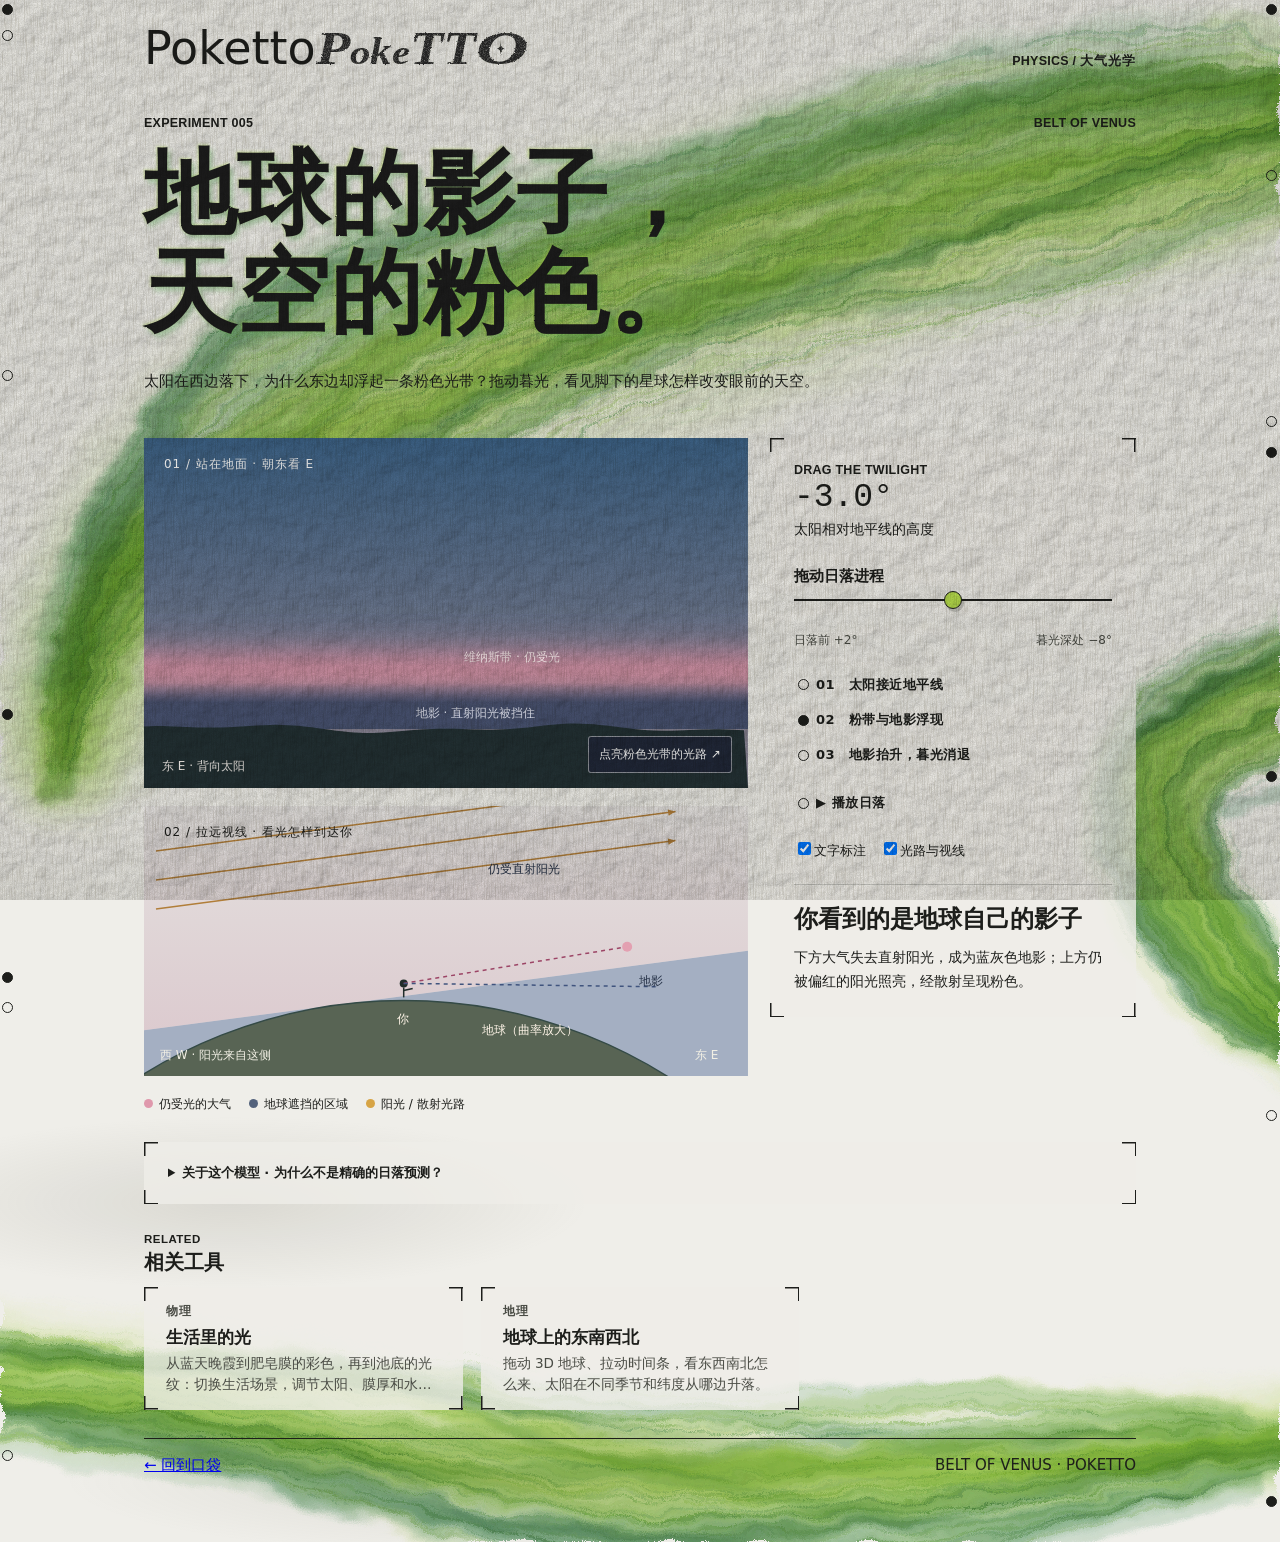
<file: tools/belt-of-venus.html>
<!doctype html>
<html lang="zh-CN">
<head>
<meta charset="utf-8"><meta name="viewport" content="width=device-width, initial-scale=1">
<title>维纳斯带 · Poketto</title><link rel="icon" href="../favicon.svg"><style>
/* Poketto shared look: paper, ink, brush green, bracket frames.
   Pair with poketto.js (paper layers, brush strokes, wordmark). Used by every tool page. */

:root {
  --paper: #efeee9;
  --ink: #1d1e1b;
  --ink-2: #4a4c45;
  --lime: #b9e04c;
  --leaf: #5fae5a;
  --vermilion: #d4402a;     /* small signal colour: east, markers */
  --sun: #e58a1f;
  --veil: rgba(239, 238, 233, .8); /* paper tint behind panels so brush never fights text */
  --display: "Archivo", "Arial Black", "Helvetica Neue", sans-serif;
  --label: "Archivo", "Helvetica Neue", Arial, sans-serif;
  --body: "Noto Sans SC", "PingFang SC", "Microsoft YaHei", system-ui, sans-serif;
  --mono: "IBM Plex Mono", ui-monospace, Menlo, Consolas, monospace;
  color-scheme: light;
}
* { box-sizing: border-box; }
html { background: var(--paper); }
body {
  margin: 0; position: relative; overflow-x: hidden;
  background: var(--paper); color: var(--ink);
  font-family: var(--body); font-size: 15px; line-height: 1.7;
  -webkit-font-smoothing: antialiased;
}

/* ---------- paper (layers are inserted by poketto.js); fixed to the screen so the sheet stays put while content scrolls ---------- */
body::after {
  content: ""; position: fixed; inset: 0; pointer-events: none; z-index: 50;
  background-image: url("data:image/svg+xml;utf8,<svg xmlns='http://www.w3.org/2000/svg' width='600' height='600'><filter id='t' x='0' y='0' width='100%' height='100%'><feTurbulence type='fractalNoise' baseFrequency='.045 .05' numOctaves='5' seed='4' result='n'/><feDiffuseLighting in='n' lighting-color='%23ffffff' surfaceScale='2.4'><feDistantLight azimuth='235' elevation='58'/></feDiffuseLighting></filter><rect width='100%' height='100%' filter='url(%23t)'/></svg>");
  background-size: 600px 600px; mix-blend-mode: multiply; opacity: .85;
}
.pk-fibres {
  position: fixed; inset: 0; pointer-events: none; z-index: 49; mix-blend-mode: multiply; opacity: .55;
  background-image: url("data:image/svg+xml;utf8,<svg xmlns='http://www.w3.org/2000/svg' width='400' height='400'><filter id='f' x='0' y='0' width='100%' height='100%'><feTurbulence type='fractalNoise' baseFrequency='.9 .06' numOctaves='2' seed='9'/><feColorMatrix values='0 0 0 0 .36  0 0 0 0 .34  0 0 0 0 .28  0 0 0 -1.9 1.05'/></filter><rect width='100%' height='100%' filter='url(%23f)'/></svg>"),
    url("data:image/svg+xml;utf8,<svg xmlns='http://www.w3.org/2000/svg' width='300' height='300'><filter id='g' x='0' y='0' width='100%' height='100%'><feTurbulence type='fractalNoise' baseFrequency='1.1' numOctaves='2' seed='2'/><feColorMatrix values='0 0 0 0 .2  0 0 0 0 .2  0 0 0 0 .18  0 0 0 .7 -.12'/></filter><rect width='100%' height='100%' filter='url(%23g)'/></svg>");
  background-size: 400px 400px, 300px 300px;
}
.pk-stain {
  position: absolute; inset: 0; pointer-events: none; z-index: 0; mix-blend-mode: multiply;
  background:
    radial-gradient(40% 8% at 18% 78%, rgba(120,118,105,.16), transparent 70%),
    radial-gradient(30% 6% at 70% 42%, rgba(120,118,105,.10), transparent 70%),
    radial-gradient(50% 7% at 40% 96%, rgba(120,118,105,.14), transparent 70%);
}
.pk-vig { position: fixed; inset: 0; pointer-events: none; z-index: 48; background: radial-gradient(130% 100% at 50% 40%, transparent 60%, rgba(70,66,52,.14) 100%); }
#pk-brush { position: absolute; left: 0; top: 0; width: 100%; pointer-events: none; z-index: 1; filter: url(#pk-rough); opacity: .95; mix-blend-mode: multiply; }
.pk-rail { position: absolute; top: 0; bottom: 0; width: 12px; z-index: 3; pointer-events: none; }
.pk-rail.l { left: max(2px, env(safe-area-inset-left, 0px)); }
.pk-rail.r { right: max(2px, env(safe-area-inset-right, 0px)); }
.pk-rail i { position: absolute; left: 0; width: 11px; height: 11px; border-radius: 50%; border: 1.5px solid var(--ink); }
.pk-rail i.f { background: var(--ink); }

/* ---------- layout ---------- */
.pk-page {
  position: relative; z-index: 2; max-width: 1040px; margin: 0 auto;
  padding-left: max(24px, env(safe-area-inset-left, 0px));
  padding-right: max(24px, env(safe-area-inset-right, 0px));
  padding-block: 28px 64px;
  display: flex; flex-direction: column; gap: 28px;
}
.pk-label {
  font-family: var(--label); font-weight: 650; text-transform: uppercase; letter-spacing: .02em;
  font-size: 12.5px; line-height: 1.3; color: var(--ink);
}
.pk-label .zh, .pk-zh { font-family: var(--body); font-weight: 700; letter-spacing: .08em; }

/* top bar: wordmark links home */
.pk-bar { display: flex; align-items: flex-end; justify-content: space-between; gap: 16px; flex-wrap: wrap; }
.pk-home { color: var(--ink); text-decoration: none; display: inline-block; font-size: clamp(30px, 6vw, 46px); line-height: .9; }
.pk-home:focus-visible { outline: 2px solid var(--leaf); outline-offset: 6px; }
.pk-bar .pk-label { text-align: right; }
.pk-bar .pk-label a { color: inherit; }

/* wordmark: stretched high-contrast italic, mixed sizes (same as homepage) */
.wm { display: inline-flex; align-items: baseline; filter: url(#pk-ink); opacity: .94; }
.wm i {
  position: relative; display: inline-block; font-family: "Bodoni Moda", "Didot", "Bodoni 72", Georgia, serif;
  font-style: italic; font-weight: 900; font-size: calc(var(--s) * 1em); line-height: .85;
  transform: translateY(var(--y, 0)) scaleX(var(--x, 1)); transform-origin: 0 100%;
}
.wm .spark { position: absolute; left: 47%; top: 50%; width: .17em; height: auto; transform: translate(-50%, -50%) scaleX(calc(1 / var(--x))); fill: var(--ink); }

/* title block */
.pk-head { display: grid; gap: 12px; position: relative; padding-top: 18px; }
.pk-kicker { display: flex; justify-content: space-between; gap: 16px; flex-wrap: wrap; }
.pk-title {
  margin: 0; font-family: var(--body); font-weight: 900; font-size: clamp(38px, 8.5vw, 92px); line-height: 1.08; letter-spacing: .01em;
  text-wrap: balance; filter: url(#pk-ink-s);
  text-shadow: .03em .04em .06em rgba(95,174,90,.4), -.015em -.01em .03em rgba(185,224,76,.4);
}
.pk-star { width: 34px; height: auto; display: block; }
.pk-star path { fill: var(--ink); opacity: .85; }

/* bracket frame */
.pk-br {
  --c: var(--ink); --l: 14px; --w: 1.5px; position: relative; padding: 14px 22px;
  background:
    linear-gradient(var(--c), var(--c)) top left / var(--l) var(--w),
    linear-gradient(var(--c), var(--c)) top left / var(--w) var(--l),
    linear-gradient(var(--c), var(--c)) top right / var(--l) var(--w),
    linear-gradient(var(--c), var(--c)) top right / var(--w) var(--l),
    linear-gradient(var(--c), var(--c)) bottom left / var(--l) var(--w),
    linear-gradient(var(--c), var(--c)) bottom left / var(--w) var(--l),
    linear-gradient(var(--c), var(--c)) bottom right / var(--l) var(--w),
    linear-gradient(var(--c), var(--c)) bottom right / var(--w) var(--l);
  background-repeat: no-repeat;
}
.pk-veil { background-color: var(--veil); }
.pk-verse { margin: 0; font-weight: 700; font-size: clamp(15px, 1.9vw, 19px); line-height: 1.7; letter-spacing: .04em; text-shadow: .06em .08em .12em rgba(29,30,27,.16); }
.pk-lead { max-width: 640px; }

/* sections */
.pk-h2 { margin: 0; font-family: var(--body); font-weight: 900; font-size: 20px; line-height: 1.3; }
.pk-h2 small { display: block; font-family: var(--label); font-weight: 650; text-transform: uppercase; letter-spacing: .04em; font-size: 11.5px; margin-bottom: 2px; }
.pk-rule { border: 0; border-top: 1.5px solid var(--ink); margin: 0; }
.pk-note { color: var(--ink-2); margin: 0; }
.pk-note b { color: var(--ink); font-weight: 700; }
.pk-hl { background: linear-gradient(100deg, transparent 0 2%, rgba(185,224,76,.8) 4% 94%, transparent 97%) no-repeat 0 85% / 100% 55%; }

/* controls */
.pk-chip { all: unset; cursor: pointer; display: inline-flex; align-items: center; gap: 7px; padding: 2px 4px; font-family: var(--label); font-weight: 650; font-size: 13px; text-transform: uppercase; letter-spacing: .02em; }
.pk-chip .zh, .pk-chip.zh { font-family: var(--body); text-transform: none; letter-spacing: .04em; font-weight: 700; }
.pk-chip::before { content: ""; width: 9px; height: 9px; border-radius: 50%; border: 1.5px solid var(--ink); }
.pk-chip.on::before, .pk-chip[aria-pressed="true"]::before { background: var(--ink); }
.pk-chip:hover { background: linear-gradient(transparent 60%, rgba(185,224,76,.7) 60%); }
.pk-chip:focus-visible, .pk-check input:focus-visible { outline: 2px solid var(--leaf); outline-offset: 3px; }
.pk-check { display: inline-flex; align-items: center; gap: 8px; font-size: 13px; color: var(--ink-2); cursor: pointer; }
.pk-check input { accent-color: var(--ink); margin: 0; width: 15px; height: 15px; }
input[type=range].pk-range { -webkit-appearance: none; appearance: none; width: 100%; height: 22px; background: transparent; margin: 0; }
.pk-range::-webkit-slider-runnable-track { height: 1.5px; background: var(--ink); }
.pk-range::-moz-range-track { height: 1.5px; background: var(--ink); }
.pk-range::-webkit-slider-thumb { -webkit-appearance: none; width: 18px; height: 18px; margin-top: -8px; border-radius: 50%; background: var(--lime); border: 1.5px solid var(--ink); box-shadow: 2px 3px 0 rgba(29,30,27,.2); cursor: grab; }
.pk-range::-moz-range-thumb { width: 15px; height: 15px; border-radius: 50%; background: var(--lime); border: 1.5px solid var(--ink); cursor: grab; }
.pk-range:focus-visible { outline: 2px solid var(--leaf); outline-offset: 3px; }

/* footer */
.pk-foot { display: flex; justify-content: space-between; align-items: center; flex-wrap: wrap; gap: 10px 20px; border-top: 1.5px solid var(--ink); padding-top: 14px; }
.pk-back { color: var(--ink); text-decoration: none; display: inline-flex; align-items: center; gap: 10px; }
.pk-back svg { width: 34px; height: 10px; transition: transform .25s ease; }
.pk-back:hover svg, .pk-back:focus-visible svg { transform: translateX(-6px); }
.pk-back:focus-visible { outline: 2px solid var(--leaf); outline-offset: 4px; }

@media (max-width: 560px) {
  .pk-page { gap: 22px; padding-left: max(18px, env(safe-area-inset-left, 0px)); padding-right: max(18px, env(safe-area-inset-right, 0px)); }
  .pk-br { padding: 12px 16px; }
}
@media (prefers-reduced-motion: reduce) { * { transition: none !important; } }

</style>

<style>
.experiment{display:grid;grid-template-columns:minmax(0,1.65fr) minmax(270px,1fr);gap:22px;align-items:start}.views{display:grid;gap:18px;min-width:0}.frame{position:relative;overflow:hidden;padding:0}.frame canvas{display:block;width:100%;height:350px}.frame.diagram canvas{height:270px}.caption{position:absolute;top:16px;left:20px;color:#fff;font-size:12px;letter-spacing:.08em;pointer-events:none}.diagram .caption{color:var(--ink)}.sky-action{position:absolute;bottom:15px;right:16px;background:#20243bba;color:white;border:1px solid #ffffff80;border-radius:3px;padding:7px 10px;font:inherit;font-size:12px;cursor:pointer}.controls{padding:24px;display:grid;gap:22px}.controls h2{font-size:24px;margin:0;line-height:1.35}.controls p{margin:0;font-size:14px}.readout{font-family:var(--mono);font-size:33px;line-height:1.2}.range-label{display:flex;justify-content:space-between;font-size:12px;color:var(--ink-2);margin-top:10px}.steps{display:grid;gap:9px}.steps button{text-align:left}.switches{display:flex;gap:14px;flex-wrap:wrap;font-size:13px}.explain{border-top:1px solid #1d1e1b33;padding-top:18px;display:grid;gap:10px}.explain[hidden]{display:none}.legend{display:flex;gap:18px;flex-wrap:wrap;font-size:12px}.legend i{display:inline-block;width:9px;height:9px;border-radius:50%;margin-right:6px}.notes{font-size:13px;padding:20px 24px}.notes summary{cursor:pointer;font-weight:700}.notes a{color:inherit}button:focus-visible,a:focus-visible{outline:2px solid var(--leaf);outline-offset:4px}@media(max-width:780px){.experiment{grid-template-columns:1fr}.frame canvas{height:290px}.frame.diagram canvas{height:240px}.controls{gap:18px}.pk-page{gap:20px}}
</style><script src="../assets/related.js" defer></script></head>
<body><main class="pk-page">
<nav class="pk-bar"><a class="pk-home" href="../index.html" data-pk-wordmark aria-label="Poketto 首页">Poketto</a><span class="pk-label">PHYSICS / <span class="zh">大气光学</span></span></nav>
<header class="pk-head"><div class="pk-kicker pk-label"><span>EXPERIMENT 005</span><span>BELT OF VENUS</span></div><h1 class="pk-title">地球的影子，<br>天空的粉色。</h1><p>太阳在西边落下，为什么东边却浮起一条粉色光带？拖动暮光，看见脚下的星球怎样改变眼前的天空。</p></header>
<section class="experiment" aria-label="维纳斯带交互实验"><div class="views">
<div class="pk-br frame"><canvas id="sky" role="img" aria-label="面向东边的暮光天空，粉色维纳斯带位于蓝灰色地影上方"></canvas><span class="caption">01 / 站在地面 · 朝东看 E</span><button class="sky-action" id="trace">点亮粉色光带的光路 ↗</button></div>
<div class="pk-br pk-veil frame diagram"><canvas id="section" role="img" aria-label="地球、大气和阳光侧面剖面，与天空时间同步"></canvas><span class="caption">02 / 拉远视线 · 看光怎样到达你</span></div>
<div class="legend"><span><i style="background:#df98ac"></i>仍受光的大气</span><span><i style="background:#53627c"></i>地球遮挡的区域</span><span><i style="background:#d7a445"></i>阳光 / 散射光路</span></div>
</div><aside class="pk-br pk-veil controls">
<div><div class="pk-label">DRAG THE TWILIGHT</div><div class="readout" id="angle">−3.0°</div><p>太阳相对地平线的高度</p></div>
<div><label for="time"><strong>拖动日落进程</strong></label><input class="pk-range" id="time" type="range" min="-2" max="8" step="0.02" value="3"><div class="range-label"><span>日落前 +2°</span><span>暮光深处 −8°</span></div></div>
<div class="steps"><button class="pk-chip zh" data-time="0" aria-pressed="false">01　太阳接近地平线</button><button class="pk-chip zh" data-time="3" aria-pressed="true">02　粉带与地影浮现</button><button class="pk-chip zh" data-time="7" aria-pressed="false">03　地影抬升，暮光消退</button></div>
<div><button class="pk-chip zh" id="play" aria-pressed="false">▶ 播放日落</button></div>
<div class="switches"><label><input type="checkbox" id="labels" checked>文字标注</label><label><input type="checkbox" id="rays" checked>光路与视线</label></div>
<div class="explain"><h2 id="phase"></h2><p id="reason" aria-live="polite"></p></div>
<div class="explain" id="light-note" hidden><strong>跟随一束光</strong><p>① 掠过地球边缘的阳光穿过较长的大气路径，短波蓝光更容易散射出去，直射光逐渐偏红。</p><p>② 仍受光的大气把部分偏红的光散射回你的眼睛；它与天空的其他散射光共同形成玫瑰粉色。</p><p>③ 下方大气被地球挡住了直射阳光，看起来更暗：那是地影，并非粉色带本身。</p></div>
</aside></section>
<details class="pk-br pk-veil notes"><summary>关于这个模型 · 为什么不是精确的日落预测？</summary><p>这是解释因果关系的可视化。剖面中的地球曲率、大气厚度和太阳角度均经过视觉放大；天空颜色与光带位置为典型暮光的示意映射，没有求解完整的辐射传输、多重散射、折射及气溶胶分布。两幅图共享太阳高度，但剖面不是天空像素的数值反演。地影内仍有散射光，不是全黑。真实颜色与可见时段取决于地点、天气和大气条件，因此不将角度换算为固定分钟。</p><p>维纳斯带出现在太阳相反方向；日落时看东边，日出前则看西边。名称与金星本身没有成因关系。</p><p>参考：<a href="https://www.atoptics.org.uk/atoptics/earshad.htm" target="_blank" rel="noopener">Atmospheric Optics · Earth's shadow</a>；<a href="https://pubmed.ncbi.nlm.nih.gov/25967826/" target="_blank" rel="noopener">Measuring and modeling twilight’s Belt of Venus (2015)</a>。</p></details>
<footer class="pk-foot"><a href="../index.html">← 回到口袋</a><span>BELT OF VENUS · POKETTO</span></footer>
</main><script>
/* Poketto shared script: paper layers, dry-brush strokes and the POKETTO wordmark.
   Usage: <link rel="stylesheet" href="../assets/poketto.css"> + <script src="../assets/poketto.js" defer><\/script>
   Markup hooks: [data-pk-wordmark] gets the wordmark, .pk-head marks where the main stroke starts.
   Call Poketto.repaint() after the page height changes (it also repaints on resize automatically). */
(function () {
  var cv, ctx;

  function insertLayers() {
    var rail = function (side, dots) {
      var d = document.createElement('div'); d.className = 'pk-rail ' + side; d.setAttribute('aria-hidden', 'true');
      dots.forEach(function (t) { var i = document.createElement('i'); i.style.top = t[0]; if (t[1]) i.className = 'f'; d.appendChild(i); });
      return d;
    };
    var frag = document.createDocumentFragment();
    var stain = document.createElement('div'); stain.className = 'pk-stain'; stain.setAttribute('aria-hidden', 'true');
    cv = document.createElement('canvas'); cv.id = 'pk-brush'; cv.setAttribute('aria-hidden', 'true');
    var fib = document.createElement('div'); fib.className = 'pk-fibres'; fib.setAttribute('aria-hidden', 'true');
    var vig = document.createElement('div'); vig.className = 'pk-vig'; vig.setAttribute('aria-hidden', 'true');
    frag.appendChild(stain); frag.appendChild(cv); frag.appendChild(fib); frag.appendChild(vig);
    frag.appendChild(rail('l', [['4px', 1], ['30px', 0], ['24%', 0], ['46%', 1], ['63%', 1], ['65%', 0], ['94%', 0]]));
    frag.appendChild(rail('r', [['4px', 1], ['11%', 0], ['27%', 0], ['29%', 1], ['50%', 1], ['72%', 0], ['97%', 1]]));
    var svg = document.createElementNS('http://www.w3.org/2000/svg', 'svg');
    svg.setAttribute('width', '0'); svg.setAttribute('height', '0'); svg.style.position = 'absolute'; svg.setAttribute('aria-hidden', 'true');
    svg.innerHTML =
      '<filter id="pk-rough" x="-2%" y="-2%" width="104%" height="104%">' +
        '<feTurbulence type="fractalNoise" baseFrequency=".018 .03" numOctaves="3" seed="3" result="w"/>' +
        '<feDisplacementMap in="SourceGraphic" in2="w" scale="22" xChannelSelector="R" yChannelSelector="G" result="d"/>' +
        '<feTurbulence type="fractalNoise" baseFrequency=".9" numOctaves="2" seed="8" result="g"/>' +
        '<feDisplacementMap in="d" in2="g" scale="5" xChannelSelector="R" yChannelSelector="B"/></filter>' +
      '<filter id="pk-ink" x="-2%" y="-5%" width="104%" height="110%">' +
        '<feTurbulence type="fractalNoise" baseFrequency=".6" numOctaves="3" seed="5" result="n"/>' +
        '<feDisplacementMap in="SourceGraphic" in2="n" scale="2.2" xChannelSelector="R" yChannelSelector="G" result="d"/>' +
        '<feTurbulence type="fractalNoise" baseFrequency="1.3" numOctaves="2" seed="1" result="m"/>' +
        '<feColorMatrix in="m" type="matrix" values="0 0 0 0 0  0 0 0 0 0  0 0 0 0 0  0 0 0 -1.1 1.5" result="mask"/>' +
        '<feComposite in="d" in2="mask" operator="in"/></filter>' +
      '<filter id="pk-ink-s" x="-2%" y="-5%" width="104%" height="110%">' +
        '<feTurbulence type="fractalNoise" baseFrequency=".8" numOctaves="2" seed="5" result="n"/>' +
        '<feDisplacementMap in="SourceGraphic" in2="n" scale="1.6" xChannelSelector="R" yChannelSelector="G"/></filter>';
    frag.appendChild(svg);
    document.body.insertBefore(frag, document.body.firstChild);
    ctx = cv.getContext('2d');
  }

  var WM = [['P', 1, 1.22], ['o', .74, 1.2], ['k', .82, 1.12], ['e', .74, 1.2], ['T', 1.02, 1.15], ['T', 1.02, 1.15], ['O', 1.02, 1.55]];
  var STAR = '<svg class="spark" viewBox="0 0 40 80"><path d="M20 0 C21.2 26 22.5 33 40 38 C22.5 43 21.2 52 20 80 C18.8 52 17.5 43 0 38 C17.5 33 18.8 26 20 0Z"/></svg>';
  function wordmark(el) {
    var wm = document.createElement('span'); wm.className = 'wm'; wm.setAttribute('aria-hidden', 'true');
    wm.innerHTML = WM.map(function (l, i) {
      return '<i style="--s:' + l[1] + ';--x:' + l[2] + '">' + l[0] + (i === WM.length - 1 ? STAR : '') + '</i>';
    }).join('');
    el.setAttribute('aria-label', 'POKETTO');
    el.appendChild(wm);
    el._wm = wm;
  }
  // transforms don't change layout width, so add the stretch back as margin (in em)
  function spaceWordmark(el) {
    var wm = el._wm; if (!wm) return;
    wm.querySelectorAll('i').forEach(function (i) {
      var fs = parseFloat(getComputedStyle(i).fontSize), x = parseFloat(i.style.getPropertyValue('--x')) || 1;
      i.style.marginRight = '0';
      i.style.marginRight = (((x - 1) * i.offsetWidth) / fs) + 'em';
    });
  }

  function rng(seed) {
    return () => { seed |= 0; seed = seed + 0x6D2B79F5 | 0; let t = Math.imul(seed ^ seed >>> 15, 1 | seed); t = t + Math.imul(t ^ t >>> 7, 61 | t) ^ t; return ((t ^ t >>> 14) >>> 0) / 4294967296; };
  }
  // Catmull-Rom through control points, sampled every ~3px
  function spline(pts) {
    const out = [];
    for (let i = 0; i < pts.length - 1; i++) {
      const p0 = pts[i - 1] || pts[i], p1 = pts[i], p2 = pts[i + 1], p3 = pts[i + 2] || p2;
      const len = Math.hypot(p2[0] - p1[0], p2[1] - p1[1]);
      const n = Math.max(2, Math.ceil(len / 3));
      for (let j = 0; j < n; j++) {
        const t = j / n, t2 = t * t, t3 = t2 * t;
        out.push([
          .5 * (2 * p1[0] + (-p0[0] + p2[0]) * t + (2 * p0[0] - 5 * p1[0] + 4 * p2[0] - p3[0]) * t2 + (-p0[0] + 3 * p1[0] - 3 * p2[0] + p3[0]) * t3),
          .5 * (2 * p1[1] + (-p0[1] + p2[1]) * t + (2 * p0[1] - 5 * p1[1] + 4 * p2[1] - p3[1]) * t2 + (-p0[1] + 3 * p1[1] - 3 * p2[1] + p3[1]) * t3)
        ]);
      }
    }
    out.push(pts[pts.length - 1]);
    return out;
  }
  const LIGHT = ['#cfe86a', '#c0e052', '#b3dc48', '#d9ee8e'];
  const MID = ['#9fd03e', '#8ec84a', '#7fbf4f', '#a6cf6a'];
  const DEEP = ['#5fae5a', '#4e9a6a', '#58a468', '#3f8f63'];
  const pick = (r, a) => a[(r() * a.length) | 0];

  function brush(pts, width, seed) {
    const r = rng(seed);
    let path = spline(pts);
    // smooth the centreline so there are no kinks
    for (let pass = 0; pass < 3; pass++) {
      const k = 14, q = path.map(p => p.slice());
      for (let i = 0; i < path.length; i++) {
        let x = 0, y = 0, c = 0;
        for (let j = Math.max(0, i - k); j <= Math.min(path.length - 1, i + k); j++) { x += path[j][0]; y += path[j][1]; c++; }
        q[i] = [x / c, y / c];
      }
      path = q;
    }
    const N = path.length;
    const nx = new Float32Array(N), ny = new Float32Array(N);
    for (let i = 0; i < N; i++) {
      const a = path[Math.max(0, i - 6)], b = path[Math.min(N - 1, i + 6)];
      const dx = b[0] - a[0], dy = b[1] - a[1], l = Math.hypot(dx, dy) || 1;
      nx[i] = -dy / l; ny[i] = dx / l;
    }
    const wob = () => { const f1 = .004 + r() * .01, f2 = .012 + r() * .03, p1 = r() * 50, p2 = r() * 50, a2 = .25 + r() * .4; return i => Math.sin(i * f1 + p1) + Math.sin(i * f2 + p2) * a2; };
    // pressure: swells in the middle, lifts at the end, with a few surges
    const sw = wob();
    const press = s => Math.min(1, s / .1, (1 - s) / .28) * (.82 + .18 * sw(s * N));

    function ribbon(off, wid, color, alpha, from, to, jitter) {
      const j = wob();
      ctx.beginPath();
      let first = true;
      for (let i = (from * N) | 0; i < (to * N) | 0; i++) {
        const s = i / N, p = press(s);
        const o = (off * width * .5 + j(i) * jitter * width) * p;
        const x = path[i][0] + nx[i] * o, y = path[i][1] + ny[i] * o;
        first ? ctx.moveTo(x, y) : ctx.lineTo(x, y); first = false;
      }
      ctx.strokeStyle = color; ctx.globalAlpha = alpha; ctx.lineWidth = wid;
      ctx.stroke();
    }

    ctx.save();
    ctx.lineCap = 'round'; ctx.lineJoin = 'round';
    ctx.globalCompositeOperation = 'multiply';

    // 1. wet wash: wide, soft, uneven
    ctx.filter = 'blur(' + Math.round(width * .06) + 'px)';
    for (let k = 0; k < 7; k++) ribbon((r() - .5) * .9, width * (.3 + r() * .3), pick(r, k % 3 ? LIGHT : MID), .13, r() * .05, 1 - r() * .12, .12);
    ctx.filter = 'blur(2px)';
    // 2. body of the stroke: overlapping medium ribbons, each wandering on its own
    for (let k = 0; k < 26; k++) {
      const o = (r() * 2 - 1) * .8;
      const deep = Math.abs(o) > .45 && r() < .7;
      ribbon(o, width * (.05 + r() * .13), pick(r, deep ? DEEP : (r() < .5 ? MID : LIGHT)), .12 + r() * .16, r() * .12, 1 - r() * .22, .1 + r() * .1);
    }
    // 3. dark pooled paint along one edge
    ctx.filter = 'blur(' + Math.round(width * .03) + 'px)';
    for (let k = 0; k < 6; k++) ribbon(.45 + r() * .4, width * (.04 + r() * .08), pick(r, DEEP), .16, .1 + r() * .2, .6 + r() * .35, .07);
    ctx.filter = 'none';
    // 4. dry bristle streaks: thin, wandering, broken by paper tooth
    const B = Math.round(width * .9);
    for (let b = 0; b < B; b++) {
      const o = (r() * 2 - 1) * (.85 + r() * .25);
      const j = wob(), jit = .012 + r() * .03;
      const lw = .5 + r() * r() * 2.6;
      const dry = .2 + r() * .9, f = .008 + r() * .05, ph = r() * 99;
      const start = r() * .15, end = 1 - r() * .3;
      ctx.strokeStyle = r() < .3 ? pick(r, DEEP) : pick(r, MID);
      ctx.globalAlpha = .07 + r() * .2; ctx.lineWidth = lw;
      let pen = false; ctx.beginPath();
      for (let i = (start * N) | 0; i < (end * N) | 0; i++) {
        const g = Math.sin(i * f + ph) + Math.sin(i * f * 2.9 + ph * 1.7) * .6 + (r() - .5) * .5;
        if (g > dry) { pen = false; continue; }
        const p = press(i / N);
        const off = (o * width * .5 + j(i) * jit * width) * p;
        const x = path[i][0] + nx[i] * off, y = path[i][1] + ny[i] * off;
        if (pen) ctx.lineTo(x, y); else { ctx.moveTo(x, y); pen = true; }
      }
      ctx.stroke();
    }
    ctx.restore();
  }


  function paint() {
    var dpr = Math.min(window.devicePixelRatio || 1, 2);
    var W = document.documentElement.clientWidth;
    var H = document.body.scrollHeight;
    cv.style.height = H + 'px';
    cv.width = Math.round(W * dpr); cv.height = Math.round(H * dpr);
    ctx.setTransform(dpr, 0, 0, dpr, 0, 0);
    ctx.clearRect(0, 0, W, H);
    var head = document.querySelector('.pk-head');
    var r = head ? head.getBoundingClientRect() : { top: 0, height: 240 };
    var hy = r.top + window.scrollY, hh = Math.max(180, r.height);
    var wide = Math.max(90, Math.min(W, 1300) * .22);
    // main stroke: enters top right, sweeps behind the title to the left margin
    brush([[W * 1.08, hy - 10], [W * .72, hy + hh * .35], [W * .34, hy + hh * .85], [W * .1, hy + hh * 1.5], [W * .04, hy + hh * 2.3]], wide, 11);
    // side stroke on the right, mid page
    brush([[W * 1.1, H * .42], [W * .9, H * .5], [W * .97, H * .64], [W * 1.08, H * .7]], wide * .6, 29);
    // tail near the footer
    brush([[-W * .1, H - 170], [W * .25, H - 120], [W * .55, H - 60], [W * 1.1, H - 110]], wide * .6, 42);
  }

  var tid;
  function layout() { document.querySelectorAll('[data-pk-wordmark]').forEach(spaceWordmark); paint(); }
  function init() {
    insertLayers();
    document.querySelectorAll('[data-pk-wordmark]').forEach(wordmark);
    layout();
    var again = function () { clearTimeout(tid); tid = setTimeout(layout, 120); };
    window.addEventListener('resize', again);
    if (window.ResizeObserver) new ResizeObserver(again).observe(document.body);
    if (document.fonts && document.fonts.ready) document.fonts.ready.then(layout);
  }
  window.Poketto = { repaint: layout };
  if (document.readyState === 'loading') document.addEventListener('DOMContentLoaded', init); else init();
})();

/* favicon: every page that loads this script gets the Poketto icon, even without the link tags */
(function () {
  if (document.querySelector('link[rel~="icon"]')) return;
  var l = document.createElement('link');
  l.rel = 'icon'; l.type = 'image/svg+xml'; l.href = '/favicon.svg';
  document.head.appendChild(l);
})();

</script>
<script>
/* Educational twilight schematic. Geometry and colours deliberately not to scale. */
(() => {
'use strict';
const $ = id => document.getElementById(id);
const time=$('time'), sky=$('sky'), section=$('section');
let playing=false, previous=0, raf=0;
const clamp=(v,a=0,b=1)=>Math.max(a,Math.min(b,v));
const mix=(a,b,t)=>a.map((x,i)=>Math.round(x+(b[i]-x)*t));
const rgb=a=>`rgb(${a.join(',')})`;
function setup(canvas){const r=canvas.getBoundingClientRect(),d=Math.min(devicePixelRatio||1,2);canvas.width=Math.round(r.width*d);canvas.height=Math.round(r.height*d);const c=canvas.getContext('2d');c.scale(d,d);return [c,r.width,r.height];}
function line(c,x,y,X,Y,color,dash=[]){c.beginPath();c.setLineDash(dash);c.strokeStyle=color;c.lineWidth=1.5;c.moveTo(x,y);c.lineTo(X,Y);c.stroke();c.setLineDash([]);}
function arrow(c,x,y,X,Y,color){line(c,x,y,X,Y,color);const a=Math.atan2(Y-y,X-x);c.beginPath();c.fillStyle=color;c.moveTo(X,Y);c.lineTo(X-8*Math.cos(a-.4),Y-8*Math.sin(a-.4));c.lineTo(X-8*Math.cos(a+.4),Y-8*Math.sin(a+.4));c.fill();}
function label(c,text,x,y,color='#263247'){c.font='12px system-ui';c.fillStyle=color;c.fillText(text,x,y);}
function draw(){
const t=+time.value, night=clamp((t+1)/9),show=$('labels').checked,rays=$('rays').checked;
$('angle').textContent=`${-t>0?'+':''}${(-t).toFixed(1)}°`;
const stage=t<.6?0:t<5.5?1:2;
$('phase').textContent=['太阳落下，另一边开始变暗','你看到的是地球自己的影子','影子升高，粉色慢慢消散'][stage];
$('reason').textContent=['此时朝东看，太阳在你的身后。随着太阳下沉，地球开始遮住通往东侧低层大气的直射阳光。','下方大气失去直射阳光，成为蓝灰色地影；上方仍被偏红的阳光照亮，经散射呈现粉色。','太阳继续下沉，更多大气进入地影。地影向上抬升，粉色变淡，最终融入逐渐暗下的天空。'][stage];
document.querySelectorAll('[data-time]').forEach(b=>b.setAttribute('aria-pressed',Math.abs(t-+b.dataset.time)<.15));
{
const [c,w,h]=setup(sky),horizon=h*.83,shadow=clamp(t/8)*h*.30,edge=horizon-shadow;
const top=mix([92,154,196],[20,29,59],night),bottom=mix([204,194,200],[55,60,89],night);
let g=c.createLinearGradient(0,0,0,horizon);g.addColorStop(0,rgb(top));g.addColorStop(1,rgb(bottom));c.fillStyle=g;c.fillRect(0,0,w,h);
const strength=clamp((t+.5)/2)*clamp((8-t)/3);
for(let y=0;y<horizon;y++){const pink=Math.exp(-Math.pow((y-(edge-19))/26,2))*strength*.72;c.fillStyle=`rgba(239,151,171,${pink})`;c.fillRect(0,y,w,1);const s=clamp((y-edge+7)/20)*clamp(t/1.2)*.75;c.fillStyle=`rgba(48,64,99,${s})`;c.fillRect(0,y,w,1);}
c.fillStyle=rgb(mix([49,65,64],[15,26,34],night));c.beginPath();c.moveTo(0,horizon+2);for(let x=0;x<=w;x+=6)c.lineTo(x,horizon-3*Math.sin(x/54)-2*Math.cos(x/23));c.lineTo(w,h);c.lineTo(0,h);c.fill();
if(show){label(c,'东 E · 背向太阳',18,h-18,'#f5f0ed');if(t>.6&&t<7){label(c,'维纳斯带 · 仍受光',w*.53,edge-28,'#fff1f3');label(c,'地影 · 直射阳光被挡住',w*.45,Math.min(horizon-12,edge+29),'#edf0ff');}}
}
{
const [c,w,h]=setup(section),cx=w*.43,R=w*.82,cy=h*.72+R,oy=cy-R;
// Exaggerated solar depression makes the moving tangent/shadow legible.
const a=t*Math.PI/180*2.5,m=-Math.tan(a),boundary=x=>cy-R/Math.cos(a)+m*(x-cx);
c.fillStyle='#dce3e5';c.fillRect(0,0,w,h);
c.fillStyle='#a4afc2';c.beginPath();c.moveTo(0,boundary(0));c.lineTo(w,boundary(w));c.lineTo(w,h);c.lineTo(0,h);c.fill();
let glow=c.createLinearGradient(0,0,0,h);glow.addColorStop(0,'#f4ded455');glow.addColorStop(1,'#d88d9a55');c.fillStyle=glow;c.beginPath();c.moveTo(0,0);c.lineTo(w,0);c.lineTo(w,boundary(w));c.lineTo(0,boundary(0));c.fill();
if(rays){for(let i=0;i<3;i++){const y=45+i*29;arrow(c,12,y,w*.88,y+m*(w*.88-12),'#b17e39');}}
c.fillStyle='#586454';c.beginPath();c.arc(cx,cy,R,0,Math.PI*2);c.fill();c.strokeStyle='#344a46';c.stroke();
// Observer on the surface, facing right (east).
c.fillStyle='#202d2b';c.beginPath();c.arc(cx,oy-17,4,0,7);c.fill();line(c,cx,oy-13,cx,oy-3,'#202d2b');line(c,cx,oy-10,cx+9,oy-12,'#202d2b');
const px=w*.80,py=boundary(px)-20;
if(rays){line(c,cx,oy-17,px,py,'#9c4566',[4,4]);line(c,cx,oy-17,w*.85,Math.min(h-15,boundary(w*.85)+24),'#40547e',[4,4]);if(!$('light-note').hidden){arrow(c,px,py,cx+5,oy-18,'#ad4468');arrow(c,w*.26,60,w*.25,25,'#528dbd');label(c,'蓝光向其他方向散射',w*.12,38,'#366e9d');}c.fillStyle='#e3a0b1';c.beginPath();c.arc(px,py,5,0,7);c.fill();}
if(show){label(c,'西 W · 阳光来自这侧',16,h-17,'#f1efe4');label(c,'东 E',w-53,h-17,'#f1efe4');label(c,'你',cx-7,oy+23,'#fff5e8');label(c,'地球（曲率放大）',w*.56,h-42,'#fff5e8');label(c,'仍受直射阳光',w*.57,67);if(t>.5)label(c,'地影',w*.82,Math.min(h-63,boundary(w*.82)+20));}
}
}
function stop(){playing=false;cancelAnimationFrame(raf);$('play').textContent='▶ 播放日落';$('play').setAttribute('aria-pressed','false');}
function tick(now){if(!playing)return;const dt=previous?Math.min(now-previous,100):0;previous=now;time.value=Math.min(8,+time.value+dt*.00045);draw();if(+time.value>=8)stop();else raf=requestAnimationFrame(tick);}
time.addEventListener('input',()=>{stop();draw();});
$('play').addEventListener('click',()=>{if(playing){stop();return;}if(+time.value>=8)time.value=-2;playing=true;previous=0;$('play').textContent='Ⅱ 暂停';$('play').setAttribute('aria-pressed','true');raf=requestAnimationFrame(tick);});
document.querySelectorAll('[data-time]').forEach(b=>b.addEventListener('click',()=>{stop();time.value=b.dataset.time;draw();}));
['labels','rays'].forEach(id=>$(id).addEventListener('change',draw));
$('trace').setAttribute('aria-expanded','false');$('trace').addEventListener('click',()=>{const open=$('light-note').hidden;$('light-note').hidden=!open;$('trace').setAttribute('aria-expanded',String(open));$('trace').textContent=open?'收起光路解释 ↙':'点亮粉色光带的光路 ↗';if(open){$('rays').checked=true;if(+time.value<1||+time.value>6){stop();time.value=3;}}draw();});
sky.addEventListener('click',()=>$('trace').click());
new ResizeObserver(draw).observe(sky);draw();
})();

</script>
</body></html>
</file>
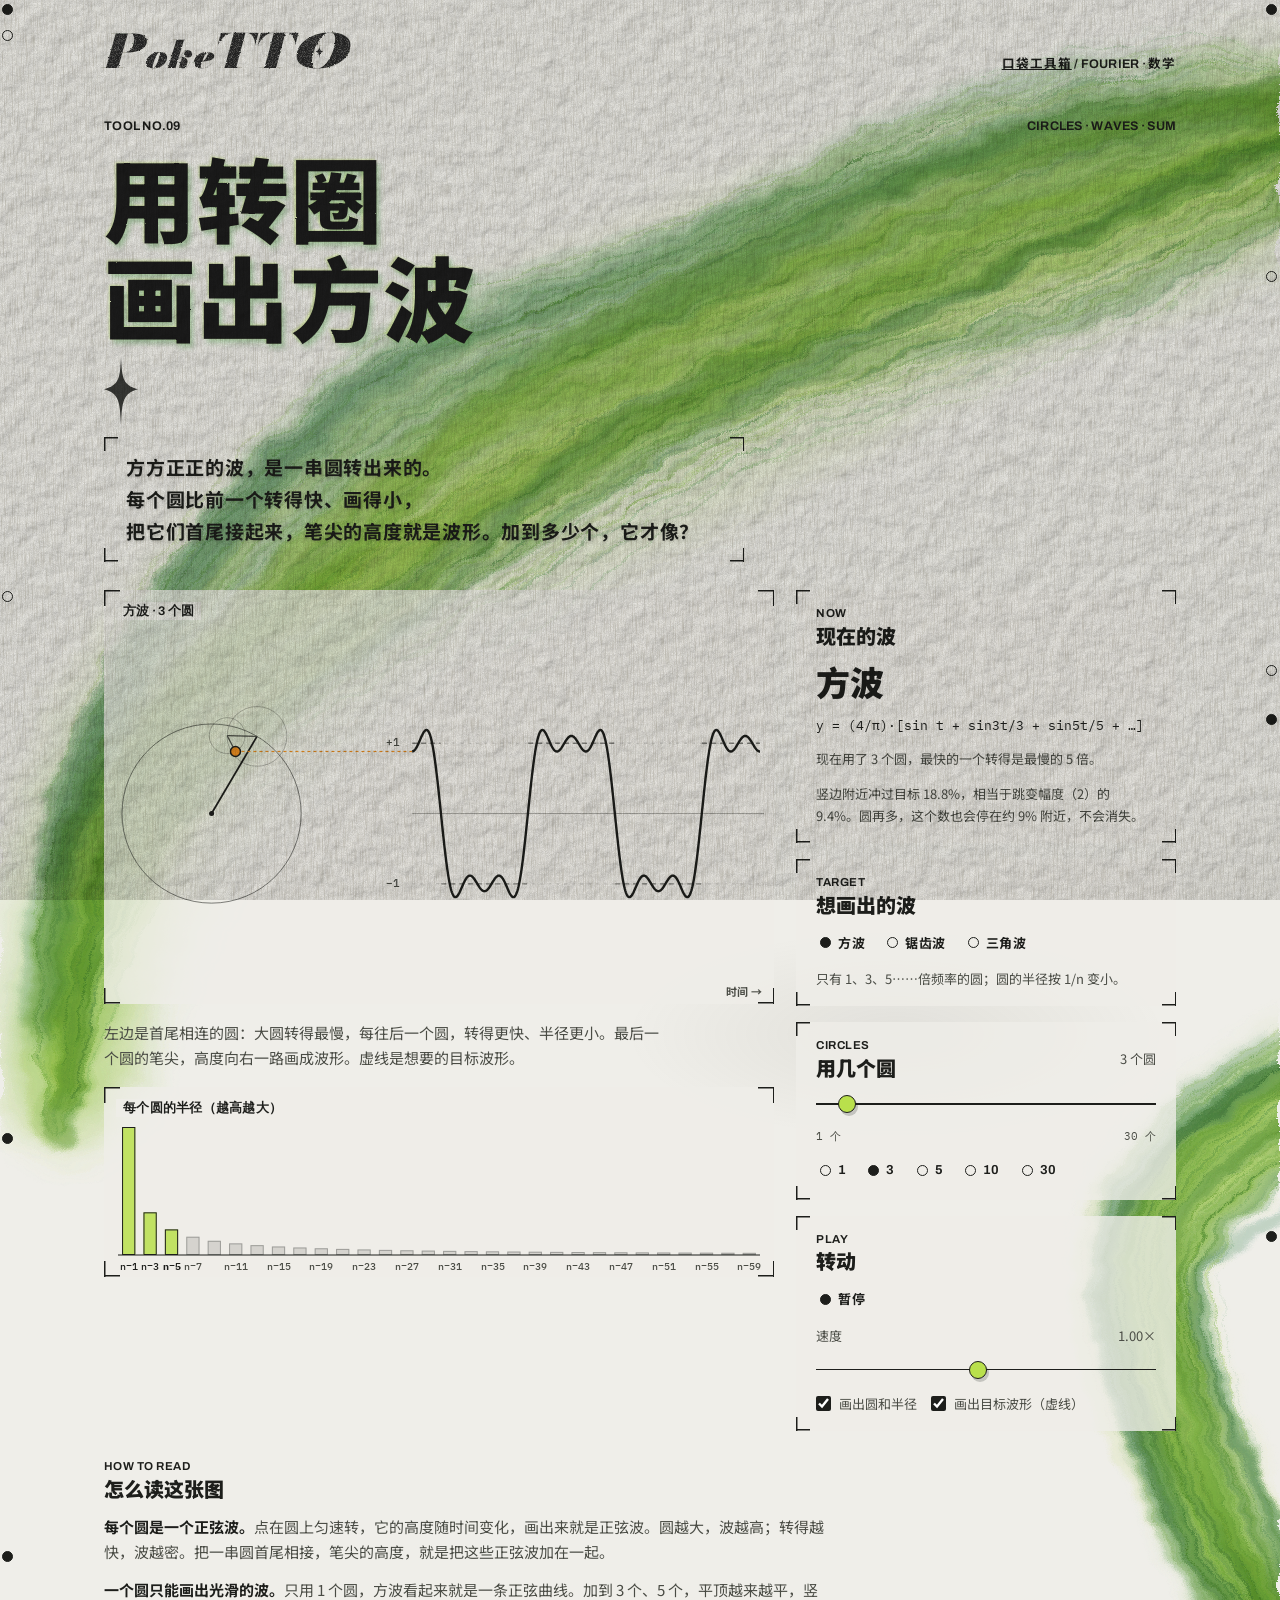
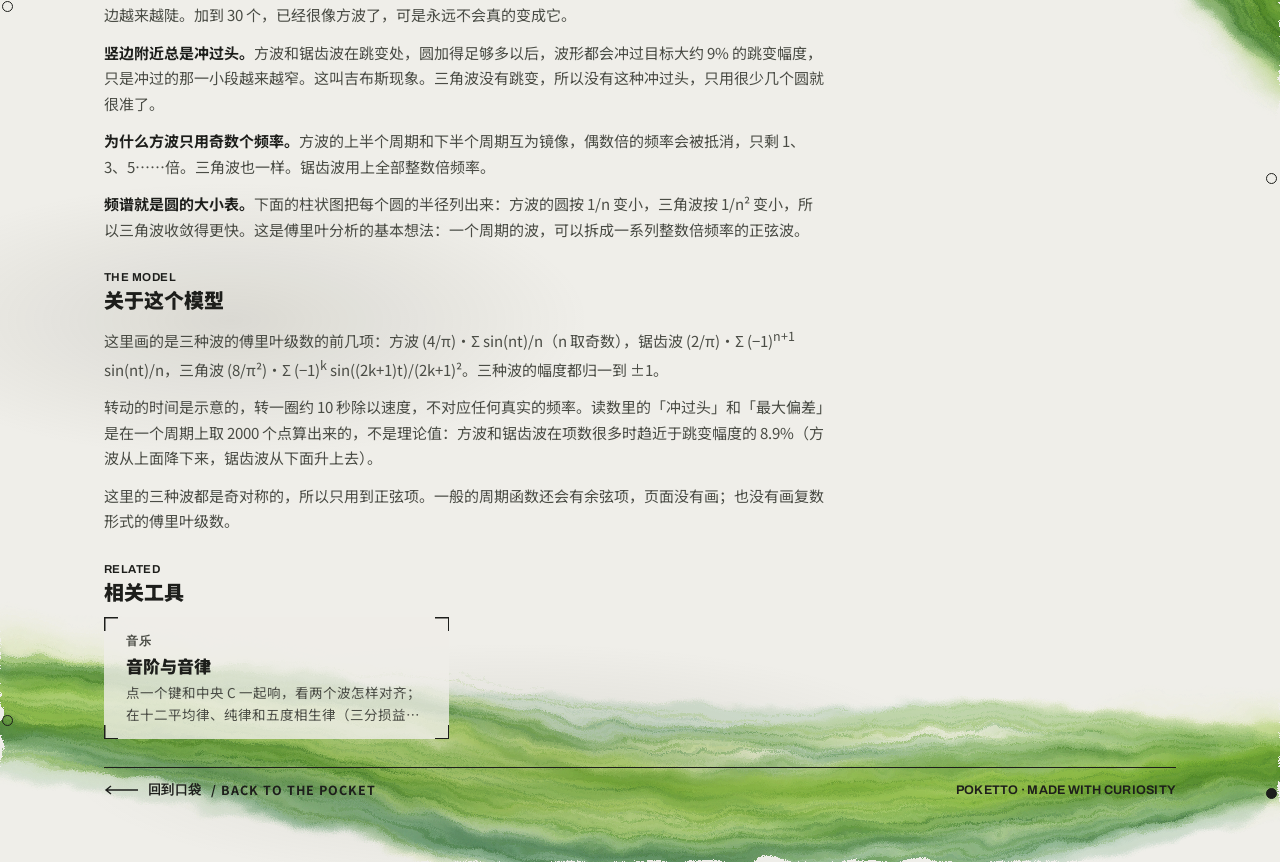
<file: tools/fourier.html>
<!doctype html>
<html lang="zh-CN">
<head>
<meta charset="utf-8">
<meta name="viewport" content="width=device-width, initial-scale=1, viewport-fit=cover">
<title>傅里叶级数 · Poketto</title>
<link rel="icon" href="/favicon.svg" type="image/svg+xml">
<link rel="alternate icon" href="/favicon.ico" sizes="any">
<link rel="apple-touch-icon" href="/apple-touch-icon.png">
<link rel="stylesheet" href="../assets/poketto.css">
<style>
  .pk-page { max-width: 1120px; }
  .bench { display: grid; grid-template-columns: minmax(0, 1.5fr) minmax(280px, .85fr); gap: 22px; align-items: start; }
  .views { display: grid; gap: 16px; min-width: 0; }
  .frame { position: relative; padding: 0; overflow: hidden; --l: 16px; }
  .frame.main { height: clamp(300px, 46vh, 420px); }
  .frame.spec { height: 190px; }
  .frame canvas { position: absolute; inset: 0; width: 100%; height: 100%; display: block; }
  .badge { position: absolute; z-index: 5; top: 12px; left: 12px; margin: 0; pointer-events: none; padding: 1px 7px; background: var(--veil); }
  .legend { margin: 0; max-width: 70ch; }
  .bench-ctrl { display: grid; gap: 16px; min-width: 0; }
  .panel { display: flex; flex-direction: column; gap: 12px; padding: 16px 20px; }
  .big { font-weight: 900; font-size: clamp(24px, 3.2vw, 34px); line-height: 1.25; }
  .row { display: flex; flex-wrap: wrap; gap: 8px 14px; align-items: center; }
  .lab { font-size: 13px; color: var(--ink-2); margin: 0; }
  .lab strong { color: var(--ink); font-weight: 700; }
  .ends { display: flex; justify-content: space-between; font-family: var(--mono); font-size: 11px; color: var(--ink-2); }
  .formula { font-family: var(--mono); font-size: 12.5px; color: var(--ink); margin: 0; overflow-wrap: anywhere; }
  .notes { display: grid; gap: 12px; max-width: 720px; }
  @media (max-width: 860px) {
    .bench { grid-template-columns: minmax(0, 1fr); }
    .frame.main { height: 320px; }
  }
</style>
<script src="../assets/poketto.js" defer></script>
<script src="../assets/related.js" defer></script></head>
<body>
<main class="pk-page">
  <div class="pk-bar">
    <a class="pk-home" href="../index.html" data-pk-wordmark title="回到 Poketto 首页"></a>
    <div class="pk-label"><a href="../index.html" class="pk-zh">口袋工具箱</a> / Fourier &middot; <span class="pk-zh">数学</span></div>
  </div>

  <header class="pk-head">
    <div class="pk-kicker">
      <span class="pk-label">Tool No.09</span>
      <span class="pk-label">Circles &middot; Waves &middot; Sum</span>
    </div>
    <h1 class="pk-title">用转圈<br>画出方波</h1>
    <svg class="pk-star" viewBox="0 0 40 80" aria-hidden="true"><path d="M20 0 C21.2 26 22.5 33 40 38 C22.5 43 21.2 52 20 80 C18.8 52 17.5 43 0 38 C17.5 33 18.8 26 20 0Z"/></svg>
    <div class="pk-br pk-lead">
      <p class="pk-verse">方方正正的波，是一串圆转出来的。<br>每个圆比前一个转得快、画得小，<br>把它们首尾接起来，笔尖的高度就是波形。加到多少个，它才像？</p>
    </div>
  </header>

  <div class="bench">
    <div class="views">
      <section class="frame main pk-br pk-veil" aria-label="转动的圆和波形">
        <canvas id="main" role="img" aria-label="首尾相连的转动的圆，笔尖的高度向右展开成波形"></canvas>
        <p class="badge pk-label" id="badge">圆 → 波</p>
      </section>
      <p class="legend pk-note">左边是首尾相连的圆：大圆转得最慢，每往后一个圆，转得更快、半径更小。最后一个圆的笔尖，高度向右一路画成波形。虚线是想要的目标波形。</p>
      <section class="frame spec pk-br pk-veil" aria-label="每个圆的大小">
        <canvas id="spec" role="img" aria-label="每个圆的半径的柱状图"></canvas>
        <p class="badge pk-label">每个圆的半径（越高越大）</p>
      </section>
    </div>

    <div class="bench-ctrl">
      <section class="panel pk-br pk-veil" aria-label="读数">
        <div class="pk-h2"><small>Now</small>现在的波</div>
        <div class="big" id="kindName">方波</div>
        <p class="formula" id="formula"></p>
        <p class="lab" id="countText"></p>
        <p class="lab" id="errText"></p>
      </section>

      <section class="panel pk-br pk-veil" aria-label="选波形">
        <div class="pk-h2"><small>Target</small>想画出的波</div>
        <div class="row" id="kinds" role="group" aria-label="波形">
          <button class="pk-chip zh" type="button" data-kind="square" aria-pressed="true">方波</button>
          <button class="pk-chip zh" type="button" data-kind="saw" aria-pressed="false">锯齿波</button>
          <button class="pk-chip zh" type="button" data-kind="tri" aria-pressed="false">三角波</button>
        </div>
        <p class="lab" id="kindNote"></p>
      </section>

      <section class="panel pk-br pk-veil" aria-label="圆的个数">
        <div class="row" style="justify-content:space-between">
          <div class="pk-h2"><small>Circles</small>用几个圆</div>
          <span class="lab" id="nLab"></span>
        </div>
        <input class="pk-range" type="range" id="count" min="1" max="30" step="1" value="3" aria-label="圆的个数">
        <div class="ends"><span>1 个</span><span>30 个</span></div>
        <div class="row" id="nChips" role="group" aria-label="常用个数">
          <button class="pk-chip" type="button" data-n="1">1</button>
          <button class="pk-chip" type="button" data-n="3">3</button>
          <button class="pk-chip" type="button" data-n="5">5</button>
          <button class="pk-chip" type="button" data-n="10">10</button>
          <button class="pk-chip" type="button" data-n="30">30</button>
        </div>
      </section>

      <section class="panel pk-br pk-veil" aria-label="播放">
        <div class="pk-h2"><small>Play</small>转动</div>
        <div class="row">
          <button class="pk-chip zh" type="button" id="play" aria-pressed="true">暂停</button>
        </div>
        <div class="row" style="justify-content:space-between"><span class="lab">速度</span><span class="lab" id="spLab"></span></div>
        <input class="pk-range" type="range" id="speed" min="0.1" max="2" step="0.05" value="1" aria-label="转动速度">
        <div class="row">
          <label class="pk-check"><input type="checkbox" id="showCircles" checked>画出圆和半径</label>
          <label class="pk-check"><input type="checkbox" id="showIdeal" checked>画出目标波形（虚线）</label>
        </div>
      </section>
    </div>
  </div>

  <section class="notes">
    <div class="pk-h2"><small>How to read</small>怎么读这张图</div>
    <p class="pk-note"><b>每个圆是一个正弦波。</b>点在圆上匀速转，它的高度随时间变化，画出来就是正弦波。圆越大，波越高；转得越快，波越密。把一串圆首尾相接，笔尖的高度，就是把这些正弦波加在一起。</p>
    <p class="pk-note"><b>一个圆只能画出光滑的波。</b>只用 1 个圆，方波看起来就是一条正弦曲线。加到 3 个、5 个，平顶越来越平，竖边越来越陡。加到 30 个，已经很像方波了，可是永远不会真的变成它。</p>
    <p class="pk-note"><b>竖边附近总是冲过头。</b>方波和锯齿波在跳变处，圆加得足够多以后，波形都会冲过目标大约 9% 的跳变幅度，只是冲过的那一小段越来越窄。这叫吉布斯现象。三角波没有跳变，所以没有这种冲过头，只用很少几个圆就很准了。</p>
    <p class="pk-note"><b>为什么方波只用奇数个频率。</b>方波的上半个周期和下半个周期互为镜像，偶数倍的频率会被抵消，只剩 1、3、5……倍。三角波也一样。锯齿波用上全部整数倍频率。</p>
    <p class="pk-note"><b>频谱就是圆的大小表。</b>下面的柱状图把每个圆的半径列出来：方波的圆按 1/n 变小，三角波按 1/n² 变小，所以三角波收敛得更快。这是傅里叶分析的基本想法：一个周期的波，可以拆成一系列整数倍频率的正弦波。</p>
  </section>

  <section class="notes">
    <div class="pk-h2"><small>The model</small>关于这个模型</div>
    <p class="pk-note">这里画的是三种波的傅里叶级数的前几项：方波 (4/π)·Σ sin(nt)/n（n 取奇数），锯齿波 (2/π)·Σ (−1)<sup>n+1</sup> sin(nt)/n，三角波 (8/π²)·Σ (−1)<sup>k</sup> sin((2k+1)t)/(2k+1)²。三种波的幅度都归一到 ±1。</p>
    <p class="pk-note">转动的时间是示意的，转一圈约 10 秒除以速度，不对应任何真实的频率。读数里的「冲过头」和「最大偏差」是在一个周期上取 2000 个点算出来的，不是理论值：方波和锯齿波在项数很多时趋近于跳变幅度的 8.9%（方波从上面降下来，锯齿波从下面升上去）。</p>
    <p class="pk-note">这里的三种波都是奇对称的，所以只用到正弦项。一般的周期函数还会有余弦项，页面没有画；也没有画复数形式的傅里叶级数。</p>
  </section>

  <footer class="pk-foot">
    <a class="pk-back pk-label" href="../index.html">
      <svg viewBox="0 0 34 10" aria-hidden="true"><path d="M34 5 H2 M7 1 L2 5 L7 9" fill="none" stroke="#1d1e1b" stroke-width="1.4"/></svg>
      回到口袋 <span class="zh">/ Back to the pocket</span>
    </a>
    <span class="pk-label">Poketto &middot; Made with curiosity</span>
  </footer>
</main>
<script>
(function () {
  'use strict';
  var PI = Math.PI, TAU = 2 * Math.PI;
  var INK = '#1d1e1b', INK2 = '#4a4c45', SUN = '#e58a1f', LEAF = '#5fae5a', VERM = '#d4402a';
  var BODY = '"Noto Sans SC", "PingFang SC", sans-serif', MONO = '"IBM Plex Mono", ui-monospace, Menlo, monospace';
  var KINDS = {
    square: { name: '方波', note: '只有 1、3、5……倍频率的圆；圆的半径按 1/n 变小。',
      formula: 'y = (4/π)·[sin t + sin3t/3 + sin5t/5 + …]',
      ideal: function (t) { return Math.sin(t) >= 0 ? 1 : -1; },
      term: function (k) { var n = 2 * k + 1; return { n: n, a: 4 / (PI * n) }; } },
    saw: { name: '锯齿波', note: '1、2、3……所有整数倍频率都要；半径按 1/n 变小，相邻的圆朝相反方向。',
      formula: 'y = (2/π)·[sin t − sin2t/2 + sin3t/3 − …]',
      ideal: function (t) { var u = ((t + PI) % TAU + TAU) % TAU; return u / PI - 1; },
      term: function (k) { var n = k + 1; return { n: n, a: (2 / PI) * (k % 2 ? -1 : 1) / n }; } },
    tri: { name: '三角波', note: '也只有奇数倍频率，但半径按 1/n² 变小，所以很快就逼近。',
      formula: 'y = (8/π²)·[sin t − sin3t/9 + sin5t/25 − …]',
      ideal: function (t) { return (2 / PI) * Math.asin(Math.sin(t)); },
      term: function (k) { var n = 2 * k + 1; return { n: n, a: (8 / (PI * PI)) * (k % 2 ? -1 : 1) / (n * n) }; } }
  };
  var MAXN = 30;

  function $(id) { return document.getElementById(id); }
  function clamp(v, a, b) { return Math.max(a, Math.min(b, v)); }

  var params = new URLSearchParams(location.search);
  var reduce = window.matchMedia && matchMedia('(prefers-reduced-motion: reduce)').matches;
  var frozen = params.has('t');
  var state = {
    kind: KINDS[params.get('kind')] ? params.get('kind') : 'square',
    n: params.has('n') ? clamp(parseInt(params.get('n'), 10) || 3, 1, MAXN) : 3,
    t: frozen ? parseFloat(params.get('t')) || 0 : 0,
    speed: 1,
    playing: !reduce && !frozen,
    circles: true, ideal: true
  };
  var cMain = $('main'), cSpec = $('spec');

  function terms() {
    var out = [], K = KINDS[state.kind];
    for (var k = 0; k < state.n; k++) out.push(K.term(k));
    return out;
  }
  function sumAt(ts, t) {
    var s = 0;
    for (var i = 0; i < ts.length; i++) s += ts[i].a * Math.sin(ts[i].n * t);
    return s;
  }

  // ---------- canvas helpers ----------
  function fit(c) {
    var r = c.getBoundingClientRect(), dpr = Math.min(window.devicePixelRatio || 1, 2);
    var w = Math.max(1, Math.round(r.width)), h = Math.max(1, Math.round(r.height));
    if (c.width !== Math.round(w * dpr) || c.height !== Math.round(h * dpr)) { c.width = Math.round(w * dpr); c.height = Math.round(h * dpr); }
    var x = c.getContext('2d');
    x.setTransform(dpr, 0, 0, dpr, 0, 0);
    x.clearRect(0, 0, w, h);
    return { x: x, w: w, h: h };
  }
  function text(x, s, px, py, size, color, align, weight, font) {
    x.font = (weight || 500) + ' ' + size + 'px ' + (font || BODY);
    x.fillStyle = color; x.textAlign = align || 'left'; x.textBaseline = 'middle';
    x.fillText(s, px, py);
  }
  function line(x, x1, y1, x2, y2, color, w, dash) {
    x.save(); x.strokeStyle = color; x.lineWidth = w; if (dash) x.setLineDash(dash);
    x.beginPath(); x.moveTo(x1, y1); x.lineTo(x2, y2); x.stroke(); x.restore();
  }

  // ---------- main picture ----------
  function drawMain() {
    var f = fit(cMain), x = f.x, W = f.w, H = f.h;
    var ts = terms(), K = KINDS[state.kind];
    var S = Math.min(H * 0.25, W * 0.105);
    var cy = H * 0.54;
    var cx = 14 + Math.abs(ts[0].a) * S + 4;
    var wx0 = Math.max(cx + 2.3 * S, W * 0.46), ww = W - wx0 - 14;
    var span = 2 * TAU;            // two periods across the wave panel
    function WX(s) { return wx0 + s / span * ww; }

    // guides: zero line and +-1
    line(x, wx0, cy, W - 10, cy, 'rgba(29,30,27,.35)', 1);
    [1, -1].forEach(function (v) {
      line(x, wx0, cy - v * S, W - 10, cy - v * S, 'rgba(29,30,27,.16)', 1, [3, 5]);
      text(x, v > 0 ? '+1' : '−1', wx0 - 12, cy - v * S, 10.5, INK2, 'right', 500, MONO);
    });

    // ideal waveform
    if (state.ideal) {
      x.save(); x.beginPath(); x.rect(wx0, 0, ww + 14, H); x.clip();
      x.beginPath();
      var first = true, prev = null;
      for (var i = 0; i <= 600; i++) {
        var s = i / 600 * span, v = K.ideal(state.t - s);
        var px = WX(s), py = cy - v * S;
        if (prev !== null && Math.abs(v - prev) > 1.2) { first = true; }   // do not join across a jump
        first ? x.moveTo(px, py) : x.lineTo(px, py); first = false; prev = v;
      }
      x.strokeStyle = 'rgba(29,30,27,.5)'; x.lineWidth = 1.4; x.setLineDash([5, 4]); x.stroke();
      x.restore();
    }

    // the circles
    var px0 = cx, py0 = cy, i2;
    if (state.circles) {
      for (i2 = 0; i2 < ts.length; i2++) {
        var r = Math.abs(ts[i2].a) * S, phi = ts[i2].n * state.t + (ts[i2].a < 0 ? PI : 0);
        var nx = px0 + r * Math.cos(phi), ny = py0 - r * Math.sin(phi);
        var big = r > 1.5;
        if (big) {
          x.beginPath(); x.arc(px0, py0, r, 0, 7);
          x.strokeStyle = i2 === 0 ? 'rgba(29,30,27,.55)' : 'rgba(29,30,27,.28)'; x.lineWidth = 1; x.stroke();
          line(x, px0, py0, nx, ny, i2 === 0 ? INK : INK2, i2 === 0 ? 1.8 : 1.2);
        }
        px0 = nx; py0 = ny;
      }
    } else {
      py0 = cy - sumAt(ts, state.t) * S; px0 = cx;
    }
    var tipY = cy - sumAt(ts, state.t) * S;
    // connector from tip to the wave
    line(x, px0, tipY, wx0, tipY, SUN, 1.2, [3, 3]);

    // the wave from the circles
    x.save(); x.beginPath(); x.rect(wx0 - 1, 0, ww + 15, H); x.clip();
    x.beginPath();
    for (var j = 0; j <= 700; j++) {
      var sj = j / 700 * span, yj = cy - sumAt(ts, state.t - sj) * S, xj = WX(sj);
      j ? x.lineTo(xj, yj) : x.moveTo(xj, yj);
    }
    x.strokeStyle = INK; x.lineWidth = 2.4; x.lineJoin = 'round'; x.stroke();
    x.restore();

    // tip dot and its centre mark
    x.fillStyle = SUN; x.strokeStyle = INK; x.lineWidth = 1.5;
    x.beginPath(); x.arc(px0, tipY, 5, 0, 7); x.fill(); x.stroke();
    x.fillStyle = INK; x.beginPath(); x.arc(cx, cy, 2.5, 0, 7); x.fill();
    text(x, '时间 →', W - 12, H - 12, 11, INK2, 'right', 700);
  }

  // ---------- spectrum ----------
  function drawSpec() {
    var f = fit(cSpec), x = f.x, W = f.w, H = f.h, K = KINDS[state.kind];
    var L = 14, Rm = 14, T = 40, B = 22, pw = W - L - Rm, ph = H - T - B;
    var all = [], maxA = 0, k;
    for (k = 0; k < MAXN; k++) { var tm = K.term(k); all.push(tm); }
    for (k = 0; k < MAXN; k++) maxA = Math.max(maxA, Math.abs(all[k].a));
    var slot = pw / MAXN, bw = Math.max(2, Math.min(18, slot * 0.62));
    line(x, L, T + ph, L + pw, T + ph, INK, 1.2);
    for (k = 0; k < MAXN; k++) {
      var a = Math.abs(all[k].a), h = a / maxA * ph, cx = L + slot * (k + 0.5), on = k < state.n;
      x.fillStyle = on ? 'rgba(185,224,76,.85)' : 'rgba(29,30,27,.12)';
      x.fillRect(cx - bw / 2, T + ph - h, bw, h);
      x.strokeStyle = on ? INK : 'rgba(29,30,27,.3)'; x.lineWidth = 1;
      x.strokeRect(cx - bw / 2 + .5, T + ph - h + .5, bw - 1, h - 1);
    }
    // frequency labels for a handful of bars
    var every = slot < 14 ? 5 : 2;
    for (k = 0; k < MAXN; k++) {
      if (k === 0 || (k + 1) % every === 0 || k === state.n - 1) {
        text(x, 'n=' + all[k].n, L + slot * (k + 0.5), T + ph + 12, 10, k < state.n ? INK : INK2, 'center', k === state.n - 1 ? 700 : 500, MONO);
      }
    }
  }

  // ---------- readouts ----------
  function metrics() {
    var ts = terms(), K = KINDS[state.kind], N = 2000, mx = -9, mn = 9, err = 0;
    for (var i = 0; i < N; i++) {
      var t = (i + 0.5) / N * TAU, v = sumAt(ts, t), id = K.ideal(t);
      if (v > mx) mx = v; if (v < mn) mn = v;
      // skip points next to a jump when measuring the plain difference
      err = Math.max(err, Math.abs(v - id) * (state.kind === 'tri' ? 1 : 0));
    }
    return { max: mx, min: mn, err: err };
  }
  function updateText() {
    var K = KINDS[state.kind], ts = terms(), m = metrics();
    $('kindName').textContent = K.name;
    $('formula').textContent = K.formula;
    $('kindNote').textContent = K.note;
    var topN = ts[ts.length - 1].n;
    $('countText').textContent = '现在用了 ' + state.n + ' 个圆，最快的一个转得是最慢的 ' + topN + ' 倍。';
    var over;
    if (state.kind === 'tri') {
      over = '离目标最大差 ' + (m.err * 100).toFixed(1) + '%（目标高度是 1）。三角波没有竖边，不冲过头。';
    } else if (state.n === 1) {
      over = '只有一个圆时，还看不出竖边附近的冲过头。';
    } else {
      var o = m.max - 1;
      over = o <= 0
        ? '最高只到 ' + m.max.toFixed(2) + '，还没冲过目标 1。再多加几个圆试试。'
        : '竖边附近冲过目标 ' + (o * 100).toFixed(1) + '%，相当于跳变幅度（2）的 ' + (o / 2 * 100).toFixed(1) + '%。圆再多，这个数也会停在约 9% 附近，不会消失。';
    }
    $('errText').textContent = over;
    $('nLab').textContent = state.n + ' 个圆';
    $('spLab').textContent = state.speed.toFixed(2) + '×';
    $('badge').textContent = K.name + ' · ' + state.n + ' 个圆';
    cMain.setAttribute('aria-label', K.name + '：用 ' + state.n + ' 个首尾相连的转动的圆，笔尖的高度向右展开成波形。');
    cSpec.setAttribute('aria-label', '每个圆的半径的柱状图，前 ' + state.n + ' 个被点亮。');
    document.querySelectorAll('#kinds .pk-chip').forEach(function (b) { b.setAttribute('aria-pressed', String(b.dataset.kind === state.kind)); });
    document.querySelectorAll('#nChips .pk-chip').forEach(function (b) { b.setAttribute('aria-pressed', String(parseInt(b.dataset.n, 10) === state.n)); });
    $('play').setAttribute('aria-pressed', String(state.playing));
    $('play').textContent = state.playing ? '暂停' : '播放';
  }

  var raf = 0, last = 0;
  function render() { raf = 0; drawMain(); drawSpec(); }
  function schedule() { if (!raf) raf = requestAnimationFrame(render); }
  function frame(now) {
    if (!state.playing) return;
    var dt = Math.min(0.1, (now - last) / 1000); last = now;
    state.t = (state.t + dt * state.speed * TAU / 10) % (TAU * 1000);
    drawMain();
    requestAnimationFrame(frame);
  }
  function setPlaying(p) {
    state.playing = p; updateText();
    if (p) { last = performance.now(); requestAnimationFrame(frame); }
  }

  // ---------- events ----------
  $('count').value = String(state.n);
  $('count').addEventListener('input', function () { state.n = parseInt(this.value, 10); updateText(); schedule(); });
  $('speed').addEventListener('input', function () { state.speed = parseFloat(this.value); updateText(); });
  document.querySelectorAll('#kinds .pk-chip').forEach(function (b) {
    b.addEventListener('click', function () { state.kind = b.dataset.kind; updateText(); schedule(); });
  });
  document.querySelectorAll('#nChips .pk-chip').forEach(function (b) {
    b.addEventListener('click', function () { state.n = parseInt(b.dataset.n, 10); $('count').value = String(state.n); updateText(); schedule(); });
  });
  $('play').addEventListener('click', function () { setPlaying(!state.playing); });
  $('showCircles').addEventListener('change', function () { state.circles = this.checked; schedule(); });
  $('showIdeal').addEventListener('change', function () { state.ideal = this.checked; schedule(); });
  if (window.ResizeObserver) {
    var ro = new ResizeObserver(schedule);
    ro.observe(cMain.parentNode); ro.observe(cSpec.parentNode);
  } else window.addEventListener('resize', schedule);
  if (document.fonts && document.fonts.ready) document.fonts.ready.then(schedule);

  updateText();
  schedule();
  if (state.playing) { last = performance.now(); requestAnimationFrame(frame); }
})();
</script>
</body>
</html>
</file>
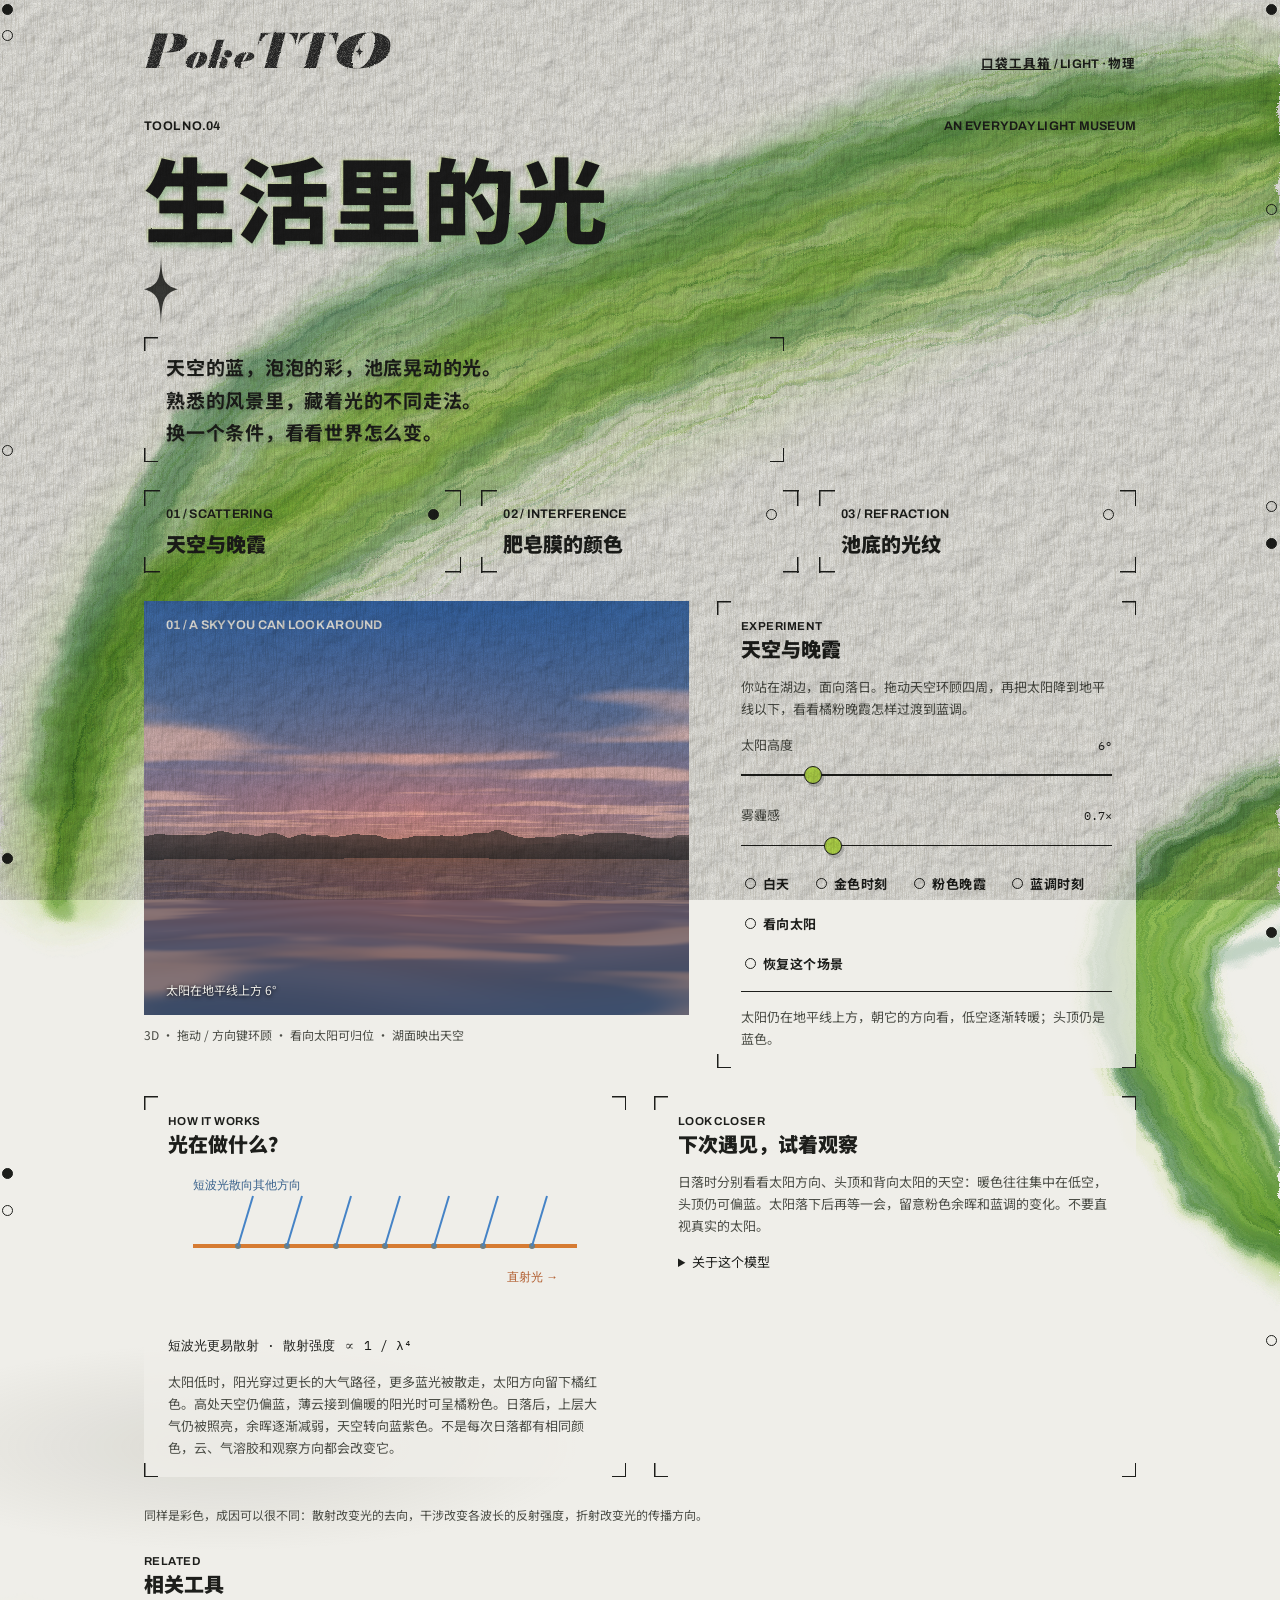
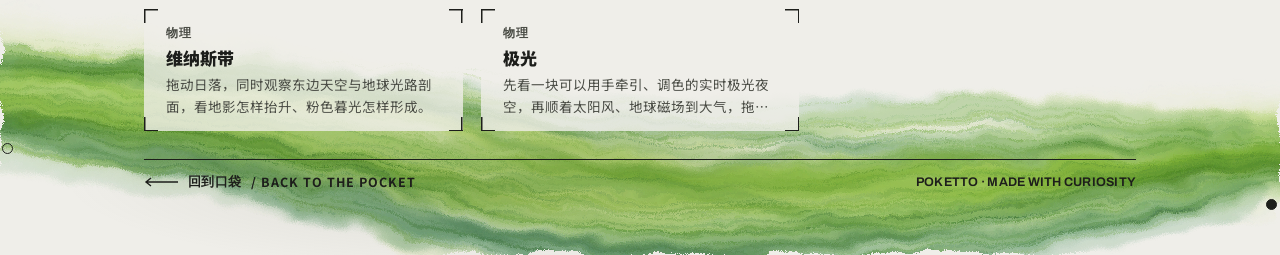
<file: tools/light.html>
<!doctype html>
<html lang="zh-CN">
<head>
<meta charset="utf-8"><meta name="viewport" content="width=device-width, initial-scale=1, viewport-fit=cover">
<title>生活里的光 · Poketto</title>
<link rel="icon" href="../favicon.svg"><link rel="stylesheet" href="../assets/poketto.css">
<script src="../assets/poketto.js" defer></script>
<style>
/* Tool layout; typography, frames and controls come from poketto.css. */
.scenes{display:grid;grid-template-columns:repeat(3,minmax(0,1fr));gap:20px}
.scene{appearance:none;border:0;margin:0;font:inherit;color:inherit;text-align:left;cursor:pointer;min-width:0;padding:16px 22px;--l:16px;transition:background-color .2s ease}
.scene:hover{background-color:rgba(185,224,76,.2)}
.scene-top{display:flex;justify-content:space-between;align-items:center;gap:12px;margin-bottom:8px}
.scene-dot{width:11px;height:11px;flex-shrink:0;border-radius:50%;border:1.5px solid var(--ink)}
.scene[aria-pressed=true] .scene-dot{background:var(--ink)}
.scene strong{display:block;font-size:20px;font-weight:900;line-height:1.3}
.scene:focus-visible{outline:2px solid var(--leaf);outline-offset:4px}
.lab{display:grid;grid-template-columns:minmax(0,1.3fr) minmax(300px,1fr);gap:28px;align-items:start}
.bench-view.film-expanded{position:relative;top:auto}.bench-view{position:sticky;top:16px;min-width:0}
.view{position:relative;padding:0;--l:18px;overflow:hidden;min-width:0}
.bubble-label{position:absolute;z-index:3;padding:5px 8px;border:0;border-bottom:1px solid var(--lime);background:rgba(15,26,38,.82);color:var(--paper);font:12px var(--body);cursor:pointer;transform:translate(12px,-50%)}.bubble-label[hidden]{display:none}.bubble-label:focus-visible{outline:2px solid var(--lime);outline-offset:3px}.film-probe{display:grid;gap:10px;margin-top:14px}.film-probe p,#film-detail p{margin:0;font-size:12px;color:var(--ink-2)}#film-detail{margin-top:18px;padding:18px 22px;display:grid;gap:12px}#film-section{display:block;width:100%;height:260px}#film-detail[hidden]{display:none}.water-only[hidden]{display:none}.water-tools{display:flex;flex-wrap:wrap;align-items:center;gap:10px 18px;margin-top:14px}.water-caption{margin:10px 0 0;font-size:12px;color:var(--ink-2)}.film-only[hidden]{display:none}.film-tabs{display:flex;flex-wrap:wrap;gap:8px 18px;margin-bottom:12px}.film-tabs .pk-chip[aria-pressed=true]{font-weight:900}.film-read{margin-top:18px;padding:18px 22px;display:grid;gap:14px}.film-read p{margin:0;font-size:13px;color:var(--ink-2)}.film-bars{display:grid;grid-template-columns:repeat(3,minmax(0,1fr));gap:14px}.film-bar{font-size:12px;color:var(--ink-2)}.film-bar b{display:block;font-family:var(--mono);font-weight:400;color:var(--ink)}.film-track{display:block;height:3px;margin-top:6px;background:rgba(29,30,27,.15)}.film-track i{display:block;height:100%;background:var(--bar-color)}.film-wavelengths{display:flex;gap:8px 18px;flex-wrap:wrap}.film-wavelengths .pk-chip{font-size:12px}.film-result{font-weight:700;color:var(--ink)!important}#film-waves{width:100%;height:150px;display:block}.view canvas[hidden]{display:none}.sky-canvas{cursor:grab;touch-action:none}.sky-canvas.dragging{cursor:grabbing}.sky-canvas:focus-visible{outline:2px solid var(--lime);outline-offset:-4px}.view canvas{display:block;width:100%;height:clamp(330px,46vh,460px)}
.view-label{position:absolute;top:16px;left:22px;right:22px;color:var(--paper);pointer-events:none}
.sky-status{position:absolute;bottom:14px;left:22px;right:22px;color:var(--paper);font-size:12px;pointer-events:none;text-shadow:0 1px 4px #000}.sky-status[hidden]{display:none}.legend{font-size:12px;color:var(--ink-2);margin-top:10px}
.controls{padding:18px 24px;display:flex;flex-direction:column;gap:14px;min-width:0}
.controls p{margin:0;font-size:13px;color:var(--ink-2)}
#inputs{display:grid;gap:18px}
.control{display:grid;gap:8px}
.control label{display:flex;justify-content:space-between;align-items:baseline;gap:12px;font-size:13px;color:var(--ink-2)}
.control output{font-family:var(--mono);font-size:12px;color:var(--ink);font-variant-numeric:tabular-nums}
.presets{display:flex;flex-wrap:wrap;gap:8px 18px;align-items:center}
.reset,#face-sun{align-self:flex-start}#face-sun[hidden]{display:none}
.controls .observation{border-top:1px solid var(--ink);padding-top:14px}
.explain{display:grid;grid-template-columns:1fr 1fr;gap:28px}
.explain>div{display:grid;align-content:start;gap:14px;padding:18px 24px;min-width:0}
.explain p{margin:0;font-size:13px;color:var(--ink-2)}
.equation{font-family:var(--mono);font-size:13px;overflow-wrap:anywhere}
.footnote{margin:0;font-size:12px;color:var(--ink-2)}
details{font-size:13px}summary{cursor:pointer}details[open] summary{margin-bottom:10px}
#diagram[hidden]{display:none}#diagram{display:block;width:100%;height:150px}
@media(max-width:899px){.lab,.explain{grid-template-columns:1fr}.bench-view{position:relative;top:auto}.view canvas{height:clamp(300px,46vh,420px)}}
@media(max-width:560px){.scenes{grid-template-columns:1fr;gap:12px}.scene{padding:12px 20px}.scene-top{margin-bottom:4px}.scene strong{font-size:20px}.controls,.explain>div{padding:16px 20px}.view-label{left:18px;right:18px;font-size:11px}}
</style>
<script src="../assets/related.js" defer></script></head>
<body><main class="pk-page">
<div class="pk-bar"><a class="pk-home" href="../index.html" data-pk-wordmark aria-label="回到 Poketto 首页"></a><div class="pk-label"><a href="../index.html" class="pk-zh">口袋工具箱</a> / Light · <span class="pk-zh">物理</span></div></div>
<header class="pk-head"><div class="pk-kicker"><span class="pk-label">Tool No.04</span><span class="pk-label">An everyday light museum</span></div><h1 class="pk-title">生活里的光</h1><svg class="pk-star" viewBox="0 0 40 80" aria-hidden="true"><path d="M20 0 C21.2 26 22.5 33 40 38 C22.5 43 21.2 52 20 80 C18.8 52 17.5 43 0 38 C17.5 33 18.8 26 20 0Z"/></svg><div class="pk-br pk-lead"><p class="pk-verse">天空的蓝，泡泡的彩，池底晃动的光。<br>熟悉的风景里，藏着光的不同走法。<br>换一个条件，看看世界怎么变。</p></div></header>
<nav class="scenes" aria-label="选择光学现象"><button class="scene pk-br" data-scene="sky" aria-pressed="true"><span class="scene-top"><span class="pk-label">01 / SCATTERING</span><span class="scene-dot" aria-hidden="true"></span></span><strong>天空与晚霞</strong></button><button class="scene pk-br" data-scene="film" aria-pressed="false"><span class="scene-top"><span class="pk-label">02 / INTERFERENCE</span><span class="scene-dot" aria-hidden="true"></span></span><strong>肥皂膜的颜色</strong></button><button class="scene pk-br" data-scene="water" aria-pressed="false"><span class="scene-top"><span class="pk-label">03 / REFRACTION</span><span class="scene-dot" aria-hidden="true"></span></span><strong>池底的光纹</strong></button></nav>
<section class="lab" aria-label="光学实验台"><div class="bench-view"><div class="film-tabs film-only" id="film-tabs" role="group" aria-label="肥皂膜视图" hidden><button class="pk-chip zh" data-film-mode="surface" aria-pressed="true">看整个泡泡</button><button class="pk-chip zh" data-film-mode="paths" aria-pressed="false">放大选中处</button></div><div class="film-tabs water-only" id="water-tabs" role="group" aria-label="水池观察视角" hidden><button class="pk-chip zh" data-water-view="pool" aria-pressed="true">看水池</button><button class="pk-chip zh" data-water-view="floor" aria-pressed="false">俯看池底</button></div><div class="view pk-br"><span class="view-label pk-label" id="scene-label"></span><span class="sky-status" id="sky-status" hidden></span><canvas id="sky-3d" class="sky-canvas" tabindex="0" role="img" aria-label="3D 天空，拖动或使用方向键环顾四周" hidden></canvas><button class="bubble-label" id="bubble-label" hidden>观察点 · 放大 ↗</button><canvas id="film-3d" class="sky-canvas" tabindex="0" role="img" aria-label="3D 肥皂泡，拖动或按方向键环绕，点击表面选择观察点" hidden></canvas><canvas id="water-3d" class="sky-canvas" tabindex="0" role="img" aria-label="3D 水池，拖动或按方向键查看水面与池底焦散光纹" hidden></canvas><canvas id="light" role="img" aria-label="随参数变化的光学现象"></canvas></div><div class="legend" id="legend"></div><div class="water-only water-tools" id="water-tools" hidden><button class="pk-chip zh" id="water-play" aria-pressed="false">让水动起来</button><label class="pk-check"><input id="water-rays" type="checkbox">显示折射光路</label></div><p class="water-only water-caption" id="water-caption" hidden>水面改道 → 光线聚集 → 池底变亮。点「俯看池底」可移开水面，单独看同一张亮纹。</p>
<div class="film-only film-probe" id="film-probe" hidden><div class="presets" role="group" aria-label="选择泡泡观察点"><button class="pk-chip zh" data-probe="top">上方较薄处</button><button class="pk-chip zh" data-probe="front">正面</button><button class="pk-chip zh" data-probe="edge">边缘斜视处</button></div><p id="probe-readout" aria-live="polite"></p></div>
<section class="film-only pk-br pk-veil" id="film-detail" hidden><h3 class="pk-h2"><small>A tiny patch, magnified</small>放大圆点处的一小块膜</h3><p>这是泡泡外壁的一小块，不是整个空心泡泡的剖面。</p><canvas id="film-section" role="img" aria-label="选中位置的局部膜层，两束光在外侧和内侧界面反射"></canvas></section>
</div><div class="controls pk-br pk-veil"><h2 class="pk-h2"><small>Experiment</small><span id="heading"></span></h2><p id="prompt"></p><div id="inputs"></div><div class="presets" id="presets"></div><button class="pk-chip zh" id="face-sun" hidden>看向太阳</button><button class="reset pk-chip zh" id="reset">恢复这个场景</button><p class="observation" id="observation" aria-live="polite"></p></div></section>
<section class="film-read film-only pk-br pk-veil" id="film-read" aria-label="看懂薄膜干涉" hidden>
<h3 class="pk-h2"><small>Two paths, one colour</small>透明的膜，怎么留下了颜色？</h3>
<p>白光包含许多颜色。它在这一小块水膜的外侧、内侧界面分别反射，两束光重新叠加：有些颜色变亮，有些被抵消。你看到的是剩下的颜色混在一起。</p>
<div class="film-bars" aria-label="观察点三个代表波长的相对反射强度">
<div class="film-bar" style="--bar-color:#c45e52">红光 · 650 nm<b id="red-value"></b><span class="film-track"><i id="red-bar"></i></span></div>
<div class="film-bar" style="--bar-color:#5a8c62">绿光 · 550 nm<b id="green-value"></b><span class="film-track"><i id="green-bar"></i></span></div>
<div class="film-bar" style="--bar-color:#537ebc">蓝光 · 450 nm<b id="blue-value"></b><span class="film-track"><i id="blue-bar"></i></span></div>
</div>
<p>单独看一种颜色，比较两束反射光的波形：</p>
<div class="film-wavelengths" role="group" aria-label="选择要观察的光"><button class="pk-chip zh" data-wave="650" aria-pressed="false">红光</button><button class="pk-chip zh" data-wave="550" aria-pressed="true">绿光</button><button class="pk-chip zh" data-wave="450" aria-pressed="false">蓝光</button></div>
<canvas id="film-waves" role="img" aria-label="两束反射光与叠加后的波形"></canvas>
<p class="film-result" id="film-result" aria-live="polite"></p>
<p>这里比较的是泡泡圆点选中处。条形为各波长的归一化强度，不是三种颜色的占比；波形横轴表示时间。</p>
</section>
<section class="explain"><div class="pk-br pk-veil"><h3 class="pk-h2"><small>How it works</small>光在做什么？</h3><canvas id="diagram" role="img" aria-label="光学原理示意图"></canvas><div class="equation" id="equation"></div><p id="mechanism"></p></div><div class="pk-br pk-veil"><h3 class="pk-h2"><small>Look closer</small>下次遇见，试着观察</h3><p id="notice"></p><details><summary>关于这个模型</summary><p class="footnote" id="limits"></p><p class="footnote water-only" id="water-source" hidden><a href="https://www.pbr-book.org/4ed/Reflection_Models/Specular_Reflection_and_Transmission" target="_blank" rel="noopener noreferrer">原理参考：PBRT · 折射与斯涅尔定律</a></p><p class="footnote film-only" id="film-source" hidden><a href="https://openstax.org/books/university-physics-volume-3/pages/3-4-interference-in-thin-films" target="_blank" rel="noopener noreferrer">原理参考：OpenStax · 薄膜干涉</a></p></details></div></section>
<p class="footnote">同样是彩色，成因可以很不同：散射改变光的去向，干涉改变各波长的反射强度，折射改变光的传播方向。</p>
<footer class="pk-foot"><a class="pk-back pk-label" href="../index.html"><svg viewBox="0 0 34 10" aria-hidden="true"><path d="M34 5 H2 M7 1 L2 5 L7 9" fill="none" stroke="#1d1e1b" stroke-width="1.4"/></svg>回到口袋 <span class="zh">/ Back to the pocket</span></a><span class="pk-label">Poketto · Made with curiosity</span></footer></main><script src="../assets/light-sky.js"></script><script src="../assets/light-film.js"></script><script src="../assets/light-water.js"></script><script src="../assets/light.js"></script></body></html>
</file>
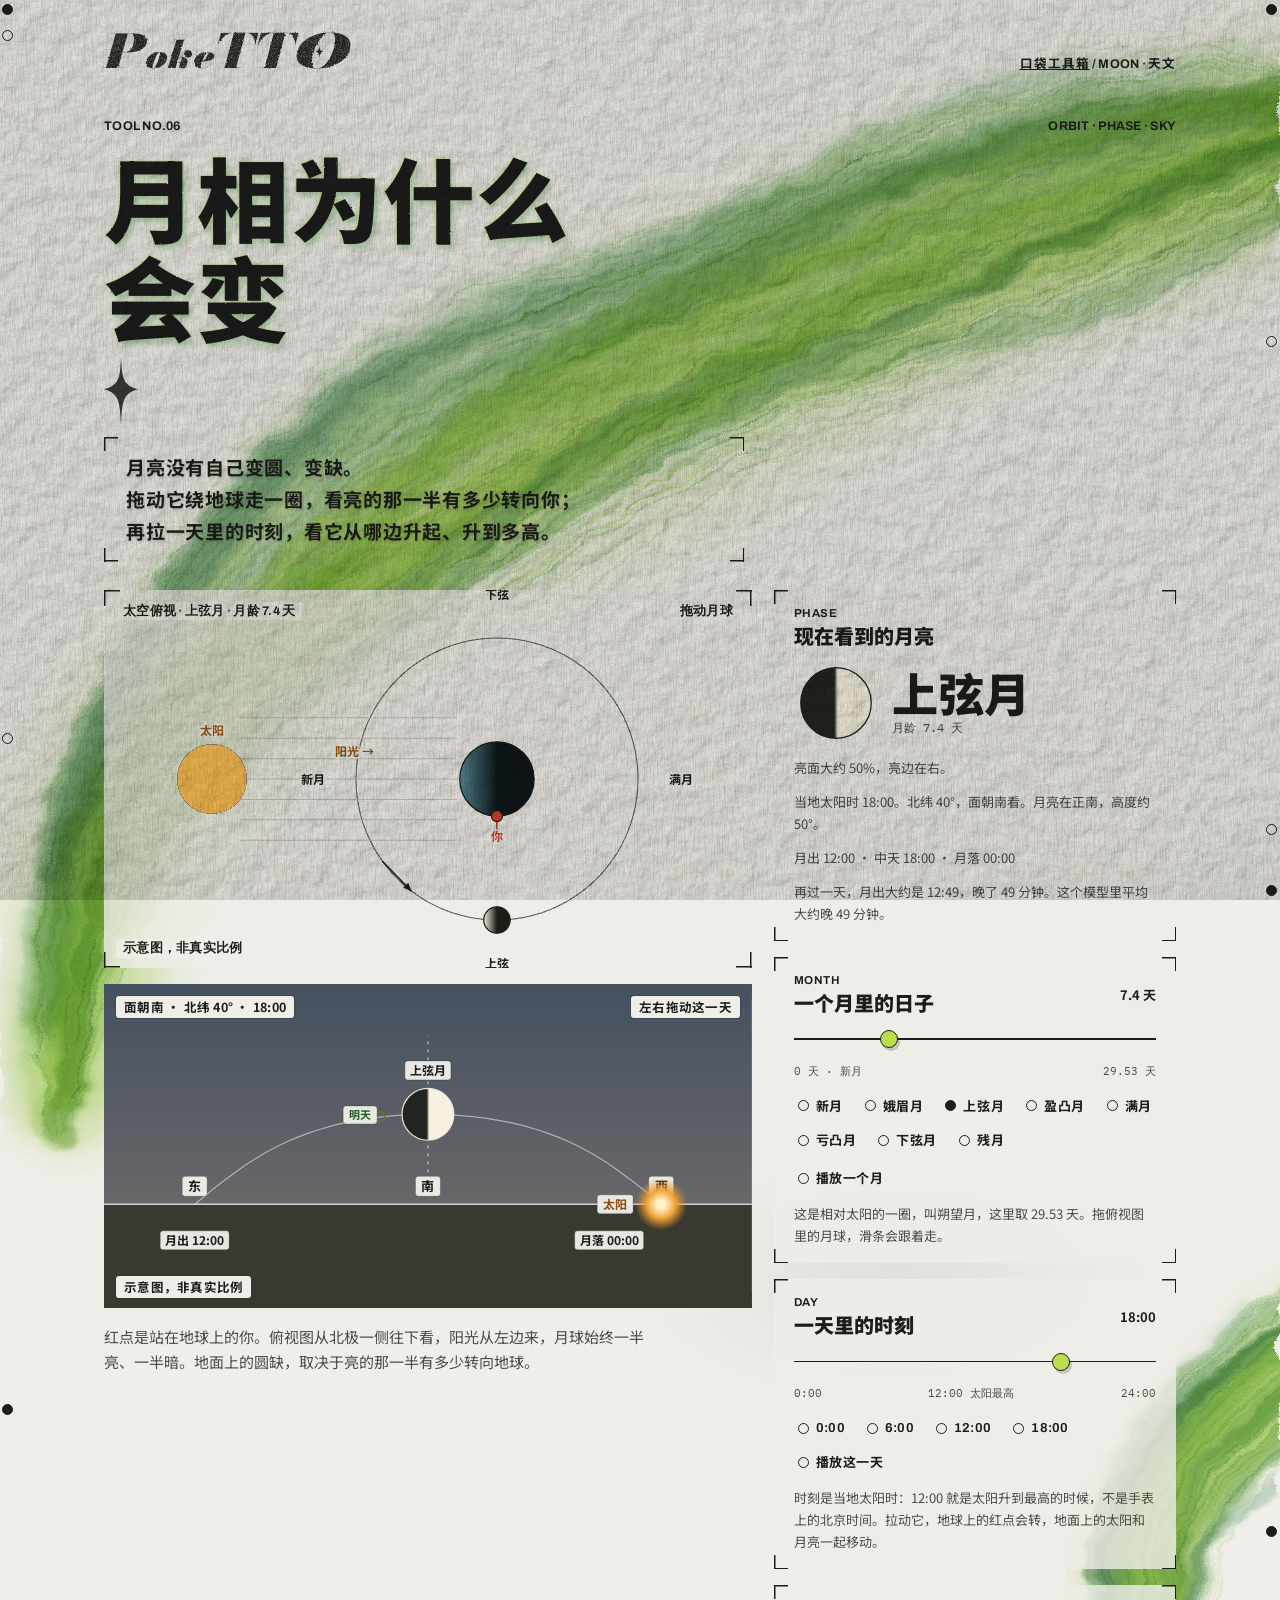
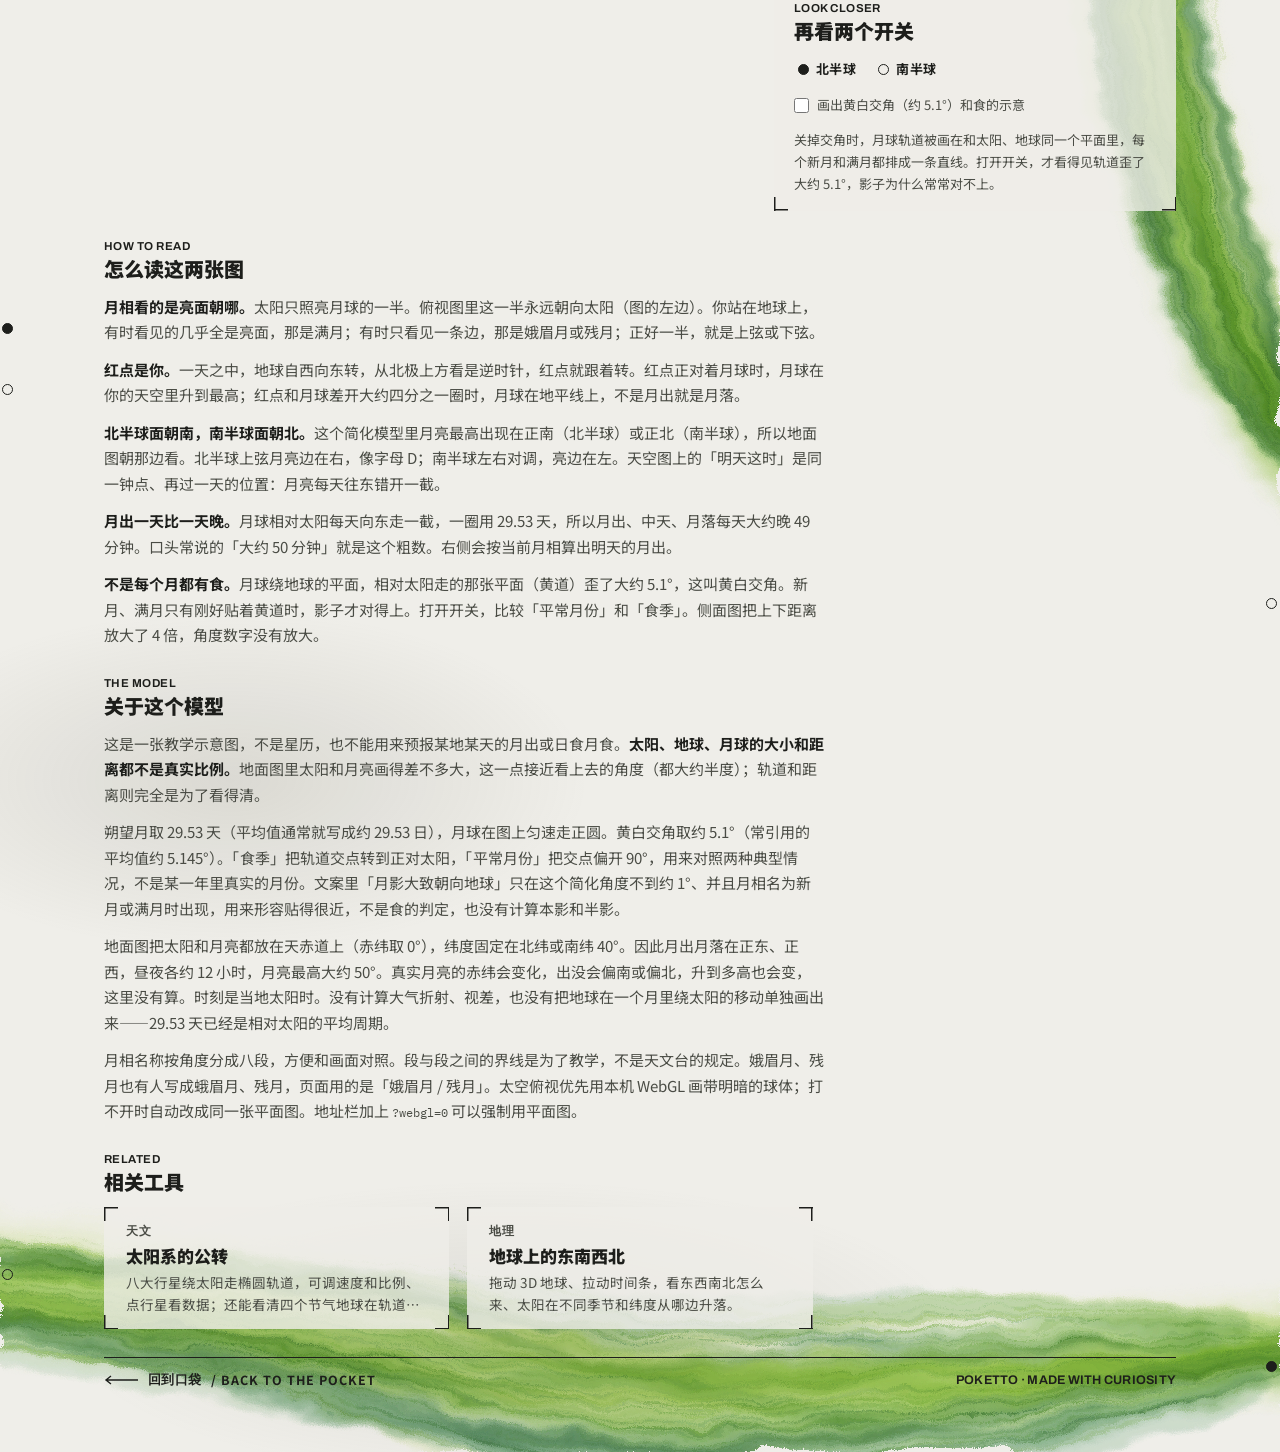
<file: tools/moon-phases.html>
<!doctype html>
<html lang="zh-CN">
<head>
<meta charset="utf-8">
<meta name="viewport" content="width=device-width, initial-scale=1, viewport-fit=cover">
<title>月相为什么会变 · Poketto</title>
<link rel="icon" href="/favicon.svg" type="image/svg+xml">
<link rel="alternate icon" href="/favicon.ico" sizes="any">
<link rel="apple-touch-icon" href="/apple-touch-icon.png">
<link rel="stylesheet" href="../assets/poketto.css">
<style>
  .pk-page { max-width: 1120px; }
  .bench { display: grid; grid-template-columns: minmax(0, 1.45fr) minmax(280px, .9fr); gap: 22px; align-items: start; }
  .views { display: grid; gap: 16px; min-width: 0; }
  .frame { position: relative; padding: 0; overflow: hidden; --l: 16px; height: clamp(300px, 42vh, 460px); touch-action: none; }
  .frame.ground { height: clamp(260px, 36vh, 390px); }
  .frame.side { height: 250px; }
  .frame[hidden] { display: none !important; }
  .frame canvas { position: absolute; inset: 0; width: 100%; height: 100%; display: block; }
  .frame canvas.overlay { pointer-events: none; }
  #space { cursor: grab; }
  #space:active { cursor: grabbing; }
  #ground { cursor: ew-resize; }
  canvas:focus-visible { outline: 2px solid var(--leaf); outline-offset: -4px; }
  .badge, .hint, .schematic {
    position: absolute; z-index: 5; margin: 0; pointer-events: none;
    padding: 1px 7px; background: var(--veil);
  }
  .badge { top: 12px; left: 12px; }
  .hint { top: 12px; right: 12px; }
  .schematic { bottom: 10px; left: 12px; }
  /* Ground chips sit on a sky that turns from pale day to deep night. Opaque paper keeps the Chinese sharp. */
  .frame.ground .badge,
  .frame.ground .hint,
  .frame.ground .schematic {
    background: #efeee9;
    color: var(--ink);
    font-family: var(--body);
    font-weight: 700;
    letter-spacing: 0.02em;
    text-transform: none;
    line-height: 1.45;
    padding: 2px 8px;
    border-radius: 3px;
    box-shadow: 0 0 0 1px rgba(29, 30, 27, 0.22);
  }
  .legend { margin: 0; max-width: 70ch; }
  .bench-ctrl { display: grid; gap: 16px; min-width: 0; }
  .panel { display: flex; flex-direction: column; gap: 12px; padding: 16px 20px; }
  .read { display: flex; align-items: center; gap: 14px; }
  .phase-disk { width: 84px; height: 84px; flex: none; }
  .phase-name { font-weight: 900; font-size: clamp(32px, 4vw, 46px); line-height: 1.1; }
  .sub { font-family: var(--mono); font-size: 12px; color: var(--ink-2); font-variant-numeric: tabular-nums; margin: 0; }
  .row { display: flex; flex-wrap: wrap; gap: 8px 14px; align-items: center; }
  .row[hidden] { display: none !important; }
  .lab { font-size: 13px; color: var(--ink-2); margin: 0; }
  .lab strong { color: var(--ink); font-weight: 700; }
  .ends { display: flex; justify-content: space-between; font-family: var(--mono); font-size: 11px; color: var(--ink-2); }
  .notes { display: grid; gap: 12px; max-width: 720px; }
  @media (max-width: 860px) {
    .bench { grid-template-columns: minmax(0, 1fr); }
    .frame { height: 300px; }
    .frame.ground { height: 280px; }
    .frame.side { height: 230px; }
    .hint { display: none; }
  }
</style>
<script src="../assets/poketto.js" defer></script>
<script src="../assets/related.js" defer></script></head>
<body>
<main class="pk-page">
  <div class="pk-bar">
    <a class="pk-home" href="../index.html" data-pk-wordmark title="回到 Poketto 首页"></a>
    <div class="pk-label"><a href="../index.html" class="pk-zh">口袋工具箱</a> / Moon &middot; <span class="pk-zh">天文</span></div>
  </div>

  <header class="pk-head">
    <div class="pk-kicker">
      <span class="pk-label">Tool No.06</span>
      <span class="pk-label">Orbit &middot; Phase &middot; Sky</span>
    </div>
    <h1 class="pk-title">月相为什么<br>会变</h1>
    <svg class="pk-star" viewBox="0 0 40 80" aria-hidden="true"><path d="M20 0 C21.2 26 22.5 33 40 38 C22.5 43 21.2 52 20 80 C18.8 52 17.5 43 0 38 C17.5 33 18.8 26 20 0Z"/></svg>
    <div class="pk-br pk-lead">
      <p class="pk-verse">月亮没有自己变圆、变缺。<br>拖动它绕地球走一圈，看亮的那一半有多少转向你；<br>再拉一天里的时刻，看它从哪边升起、升到多高。</p>
    </div>
  </header>

  <div class="bench">
    <div class="views">
      <section class="frame pk-br pk-veil" id="spaceFrame" aria-label="太空俯视">
        <canvas id="space" tabindex="0" role="img" aria-label="太空俯视示意图。可拖动月球沿轨道移动，也可用左右方向键。"></canvas>
        <canvas id="space-ui" class="overlay" aria-hidden="true"></canvas>
        <p class="badge pk-label" id="spaceBadge">太空俯视</p>
        <p class="hint pk-label">拖动月球</p>
        <p class="schematic pk-label">示意图，非真实比例</p>
      </section>

      <section class="frame ground pk-br pk-veil" id="groundFrame" aria-label="地面仰望">
        <canvas id="ground" tabindex="0" role="img" aria-label="地面看到的天空。左右拖动或按左右方向键，改变这一天的时刻。"></canvas>
        <p class="badge pk-label" id="groundBadge">地面</p>
        <p class="hint pk-label">左右拖动这一天</p>
        <p class="schematic pk-label">示意图，非真实比例</p>
      </section>

      <section class="frame side pk-br pk-veil" id="sideFrame" hidden aria-label="侧面剖面">
        <canvas id="side" role="img" aria-label="侧面示意图：月球轨道相对黄道倾斜约 5.1 度，用来看日食和月食为什么不是每个月都有。"></canvas>
        <p class="badge pk-label">侧面 · 为什么不是每个月都有食</p>
        <p class="schematic pk-label">上下距离放大了 4 倍</p>
      </section>

      <p class="legend pk-note">红点是站在地球上的你。俯视图从北极一侧往下看，阳光从左边来，月球始终一半亮、一半暗。地面上的圆缺，取决于亮的那一半有多少转向地球。</p>
    </div>

    <div class="bench-ctrl">
      <section class="panel pk-br pk-veil" aria-label="当前月相">
        <div class="pk-h2"><small>Phase</small>现在看到的月亮</div>
        <div class="read">
          <canvas class="phase-disk" id="phaseDisk" aria-hidden="true"></canvas>
          <div>
            <div class="phase-name" id="phaseName" aria-live="polite">上弦月</div>
            <p class="sub" id="ageText">月龄 7.4 天</p>
          </div>
        </div>
        <p class="lab" id="limbText"></p>
        <p class="lab" id="skyText"></p>
        <p class="lab" id="riseText"></p>
        <p class="lab" id="lagText"></p>
      </section>

      <section class="panel pk-br pk-veil" aria-label="朔望月">
        <div class="row" style="justify-content:space-between">
          <div class="pk-h2"><small>Month</small>一个月里的日子</div>
          <span class="lab" id="ageLab"></span>
        </div>
        <input class="pk-range" type="range" id="age" min="0" max="29.53" step="0.01" value="7.38" aria-label="月龄，从新月起算的天数">
        <div class="ends"><span>0 天 · 新月</span><span>29.53 天</span></div>
        <div class="row" id="phaseChips" role="group" aria-label="跳到某个月相">
          <button class="pk-chip zh" type="button" data-deg="0">新月</button>
          <button class="pk-chip zh" type="button" data-deg="45">娥眉月</button>
          <button class="pk-chip zh" type="button" data-deg="90" aria-pressed="true">上弦月</button>
          <button class="pk-chip zh" type="button" data-deg="135">盈凸月</button>
          <button class="pk-chip zh" type="button" data-deg="180">满月</button>
          <button class="pk-chip zh" type="button" data-deg="225">亏凸月</button>
          <button class="pk-chip zh" type="button" data-deg="270">下弦月</button>
          <button class="pk-chip zh" type="button" data-deg="315">残月</button>
        </div>
        <div class="row">
          <button class="pk-chip zh" type="button" id="playMonth" aria-pressed="false">播放一个月</button>
        </div>
        <p class="lab">这是相对太阳的一圈，叫朔望月，这里取 29.53 天。拖俯视图里的月球，滑条会跟着走。</p>
      </section>

      <section class="panel pk-br pk-veil" aria-label="一天里的时刻">
        <div class="row" style="justify-content:space-between">
          <div class="pk-h2"><small>Day</small>一天里的时刻</div>
          <span class="lab" id="hourLab"></span>
        </div>
        <input class="pk-range" type="range" id="hour" min="0" max="24" step="0.01" value="18" aria-label="当地太阳时">
        <div class="ends"><span>0:00</span><span>12:00 太阳最高</span><span>24:00</span></div>
        <div class="row">
          <button class="pk-chip" type="button" data-hour="0">0:00</button>
          <button class="pk-chip" type="button" data-hour="6">6:00</button>
          <button class="pk-chip" type="button" data-hour="12">12:00</button>
          <button class="pk-chip" type="button" data-hour="18">18:00</button>
          <button class="pk-chip zh" type="button" id="playDay" aria-pressed="false">播放这一天</button>
        </div>
        <p class="lab">时刻是当地太阳时：12:00 就是太阳升到最高的时候，不是手表上的北京时间。拉动它，地球上的红点会转，地面上的太阳和月亮一起移动。</p>
      </section>

      <section class="panel pk-br pk-veil" aria-label="半球与交角">
        <div class="pk-h2"><small>Look closer</small>再看两个开关</div>
        <div class="row" role="group" aria-label="南北半球">
          <button class="pk-chip zh" type="button" id="hemN" aria-pressed="true">北半球</button>
          <button class="pk-chip zh" type="button" id="hemS" aria-pressed="false">南半球</button>
        </div>
        <label class="pk-check"><input type="checkbox" id="tilt">画出黄白交角（约 5.1°）和食的示意</label>
        <div class="row" id="nodeRow" hidden role="group" aria-label="交点朝向">
          <button class="pk-chip zh" type="button" data-node="90" aria-pressed="true">平常月份</button>
          <button class="pk-chip zh" type="button" data-node="0" aria-pressed="false">食季</button>
        </div>
        <p class="lab" id="eclipseNote"></p>
      </section>
    </div>
  </div>

  <section class="notes">
    <div class="pk-h2"><small>How to read</small>怎么读这两张图</div>
    <p class="pk-note"><b>月相看的是亮面朝哪。</b>太阳只照亮月球的一半。俯视图里这一半永远朝向太阳（图的左边）。你站在地球上，有时看见的几乎全是亮面，那是满月；有时只看见一条边，那是娥眉月或残月；正好一半，就是上弦或下弦。</p>
    <p class="pk-note"><b>红点是你。</b>一天之中，地球自西向东转，从北极上方看是逆时针，红点就跟着转。红点正对着月球时，月球在你的天空里升到最高；红点和月球差开大约四分之一圈时，月球在地平线上，不是月出就是月落。</p>
    <p class="pk-note"><b>北半球面朝南，南半球面朝北。</b>这个简化模型里月亮最高出现在正南（北半球）或正北（南半球），所以地面图朝那边看。北半球上弦月亮边在右，像字母 D；南半球左右对调，亮边在左。天空图上的「明天这时」是同一钟点、再过一天的位置：月亮每天往东错开一截。</p>
    <p class="pk-note"><b>月出一天比一天晚。</b>月球相对太阳每天向东走一截，一圈用 29.53 天，所以月出、中天、月落每天大约晚 49 分钟。口头常说的「大约 50 分钟」就是这个粗数。右侧会按当前月相算出明天的月出。</p>
    <p class="pk-note"><b>不是每个月都有食。</b>月球绕地球的平面，相对太阳走的那张平面（黄道）歪了大约 5.1°，这叫黄白交角。新月、满月只有刚好贴着黄道时，影子才对得上。打开开关，比较「平常月份」和「食季」。侧面图把上下距离放大了 4 倍，角度数字没有放大。</p>
  </section>

  <section class="notes">
    <div class="pk-h2"><small>The model</small>关于这个模型</div>
    <p class="pk-note">这是一张教学示意图，不是星历，也不能用来预报某地某天的月出或日食月食。<b>太阳、地球、月球的大小和距离都不是真实比例。</b>地面图里太阳和月亮画得差不多大，这一点接近看上去的角度（都大约半度）；轨道和距离则完全是为了看得清。</p>
    <p class="pk-note">朔望月取 29.53 天（平均值通常就写成约 29.53 日），月球在图上匀速走正圆。黄白交角取约 5.1°（常引用的平均值约 5.145°）。「食季」把轨道交点转到正对太阳，「平常月份」把交点偏开 90°，用来对照两种典型情况，不是某一年里真实的月份。文案里「月影大致朝向地球」只在这个简化角度不到约 1°、并且月相名为新月或满月时出现，用来形容贴得很近，不是食的判定，也没有计算本影和半影。</p>
    <p class="pk-note">地面图把太阳和月亮都放在天赤道上（赤纬取 0°），纬度固定在北纬或南纬 40°。因此月出月落在正东、正西，昼夜各约 12 小时，月亮最高大约 50°。真实月亮的赤纬会变化，出没会偏南或偏北，升到多高也会变，这里没有算。时刻是当地太阳时。没有计算大气折射、视差，也没有把地球在一个月里绕太阳的移动单独画出来——29.53 天已经是相对太阳的平均周期。</p>
    <p class="pk-note">月相名称按角度分成八段，方便和画面对照。段与段之间的界线是为了教学，不是天文台的规定。娥眉月、残月也有人写成蛾眉月、残月，页面用的是「娥眉月 / 残月」。太空俯视优先用本机 WebGL 画带明暗的球体；打不开时自动改成同一张平面图。地址栏加上 <span class="sub">?webgl=0</span> 可以强制用平面图。</p>
    <p class="pk-note" id="check" hidden></p>
  </section>

  <footer class="pk-foot">
    <a class="pk-back pk-label" href="../index.html">
      <svg viewBox="0 0 34 10" aria-hidden="true"><path d="M34 5 H2 M7 1 L2 5 L7 9" fill="none" stroke="#1d1e1b" stroke-width="1.4"/></svg>
      回到口袋 <span class="zh">/ Back to the pocket</span>
    </a>
    <span class="pk-label">Poketto &middot; Made with curiosity</span>
  </footer>
</main>
<script>
(function () {
  'use strict';
  var SYNODIC = 29.53;
  var INC = 5.1 * Math.PI / 180;
  var LAT = 40 * Math.PI / 180;
  var EXAG = 4;
  var EARTH_R = 0.62;
  var ORBIT = 2.35;
  var MOON_R = 0.22;
  var SUN = { x: -4.75, y: 0, r: 0.58 };
  var DEG = Math.PI / 180;

  var params = new URLSearchParams(location.search);
  var state = {
    age: params.has('age') ? parseFloat(params.get('age')) : SYNODIC / 4,
    hour: params.has('hour') ? parseFloat(params.get('hour')) : 18,
    south: params.get('south') === '1',
    tilt: params.get('tilt') === '1',
    node: params.has('node') ? parseFloat(params.get('node')) : 90,
    playMonth: false,
    playDay: false
  };
  var force2d = params.get('webgl') === '0';
  var lastT = 0;
  var raf = 0;
  var view = { l: -5, r: 3, b: -3, t: 3 };
  var glPack = null;

  function $(id) { return document.getElementById(id); }
  function clamp(v, a, b) { return Math.max(a, Math.min(b, v)); }
  function wrap24(h) { h = h % 24; if (h < 0) h += 24; return h; }
  function wrapAge(a) { a = a % SYNODIC; if (a < 0) a += SYNODIC; return a; }
  function wrapPi(a) {
    var t = Math.PI * 2;
    a = a % t; if (a > Math.PI) a -= t; if (a < -Math.PI) a += t; return a;
  }
  function phiOf(age) { return wrapAge(age) / SYNODIC * Math.PI * 2; }
  function fmtTime(h) {
    h = wrap24(h);
    var total = Math.round(h * 60) % (24 * 60);
    var hh = Math.floor(total / 60), mm = total % 60;
    return (hh < 10 ? '0' : '') + hh + ':' + (mm < 10 ? '0' : '') + mm;
  }
  function riseSet(phi) {
    var shift = (phi / DEG) / 15;
    return { rise: wrap24(6 + shift), transit: wrap24(12 + shift), set: wrap24(18 + shift) };
  }
  function phaseInfo(phi) {
    var d = phi / DEG;
    d = d % 360; if (d < 0) d += 360;
    if (d < 10 || d >= 350) return '新月';
    if (d < 80) return '娥眉月';
    if (d < 100) return '上弦月';
    if (d < 170) return '盈凸月';
    if (d < 190) return '满月';
    if (d < 260) return '亏凸月';
    if (d < 280) return '下弦月';
    return '残月';
  }
  function moonPos(phi, tilted, nodeDeg) {
    var x = -Math.cos(phi), y = -Math.sin(phi), z = 0;
    if (!tilted) return [x, y, z];
    var Om = nodeDeg * DEG;
    var nx = -Math.cos(Om), ny = -Math.sin(Om), nz = 0;
    var c = Math.cos(INC), s = Math.sin(INC), oc = 1 - c;
    var cx = ny * z - nz * y, cy = nz * x - nx * z, cz = nx * y - ny * x;
    var dot = nx * x + ny * y + nz * z;
    return [x * c + cx * s + nx * dot * oc, y * c + cy * s + ny * dot * oc, z * c + cz * s + nz * dot * oc];
  }
  function betaDeg(phi, nodeDeg) {
    var p = moonPos(phi, true, nodeDeg);
    return Math.asin(clamp(p[2], -1, 1)) / DEG;
  }
  function observerAngle(hour) { return Math.PI + (hour - 12) * Math.PI / 12; }
  function horiz(hour, phi, lat) {
    var H = (hour - 12) * Math.PI / 12 - phi;
    var alt = Math.asin(clamp(Math.cos(lat) * Math.cos(H), -1, 1));
    var cosAlt = Math.cos(alt) || 1e-6;
    var sinAz = -Math.sin(H) / cosAlt;
    var cosAz = (-Math.cos(H) * Math.sin(lat)) / cosAlt;
    var az = Math.atan2(sinAz, cosAz);
    if (az < 0) az += Math.PI * 2;
    return { alt: alt, az: az, H: wrapPi(H) };
  }
  function azName(az) {
    var names = ['正北', '东北', '正东', '东南', '正南', '西南', '正西', '西北'];
    var i = Math.round((az / DEG) / 45) % 8;
    if (i < 0) i += 8;
    return names[i];
  }
  function litAmount(phi, south, nx) {
    var sunRight = Math.sin(phi) * (south ? -1 : 1);
    var sunFront = -Math.cos(phi);
    var nz = Math.sqrt(Math.max(0, 1 - nx * nx));
    return nx * sunRight + nz * sunFront;
  }

  function selfCheck() {
    var errs = [];
    function near(a, b, eps, msg) { if (Math.abs(a - b) > eps) errs.push(msg + ' got ' + a); }
    var rs = riseSet(0);
    near(rs.rise, 6, 0.02, 'new rise'); near(rs.set, 18, 0.02, 'new set'); near(rs.transit, 12, 0.02, 'new transit');
    rs = riseSet(Math.PI / 2);
    near(rs.rise, 12, 0.02, 'fq rise'); near(rs.transit, 18, 0.02, 'fq transit'); near(rs.set, 0, 0.02, 'fq set');
    rs = riseSet(Math.PI);
    near(rs.rise, 18, 0.02, 'full rise'); near(rs.transit, 0, 0.02, 'full transit'); near(rs.set, 6, 0.02, 'full set');
    rs = riseSet(Math.PI * 1.5);
    near(rs.rise, 0, 0.02, 'lq rise'); near(rs.transit, 6, 0.02, 'lq transit'); near(rs.set, 12, 0.02, 'lq set');
    near(24 * 60 / SYNODIC, 48.76, 0.05, 'lag');
    if (phaseInfo(0) !== '新月' || phaseInfo(Math.PI / 2) !== '上弦月' || phaseInfo(Math.PI) !== '满月' || phaseInfo(Math.PI * 1.5) !== '下弦月') errs.push('names');
    if (phaseInfo(Math.PI / 6) !== '娥眉月' || phaseInfo(Math.PI * 2 / 3) !== '盈凸月' || phaseInfo(Math.PI * 4 / 3) !== '亏凸月' || phaseInfo(Math.PI * 5 / 3) !== '残月') errs.push('crescent names');
    near((1 - Math.cos(0)) / 2, 0, 1e-6, 'k0');
    near((1 - Math.cos(Math.PI / 2)) / 2, 0.5, 1e-6, 'k1');
    near((1 - Math.cos(Math.PI)) / 2, 1, 1e-6, 'k2');
    near(betaDeg(0, 0), 0, 0.02, 'beta new season');
    near(betaDeg(Math.PI, 0), 0, 0.02, 'beta full season');
    near(betaDeg(0, 90), -5.1, 0.05, 'beta new ordinary');
    near(betaDeg(Math.PI, 90), 5.1, 0.05, 'beta full ordinary');
    var p = moonPos(Math.PI / 2, false, 0);
    near(p[0], 0, 1e-6, 'fq x'); near(p[1], -1, 1e-6, 'fq y');
    var h = horiz(18, Math.PI / 2, LAT);
    near(h.alt / DEG, 50, 0.2, 'fq sunset alt'); near(h.az / DEG, 180, 0.5, 'fq sunset az');
    h = horiz(12, Math.PI / 2, LAT);
    near(h.alt / DEG, 0, 0.2, 'fq noon alt');
    h = horiz(18, Math.PI, LAT);
    near(h.alt / DEG, 0, 0.2, 'full sunset alt'); near(h.az / DEG, 90, 0.5, 'full sunset az');
    h = horiz(0, Math.PI, LAT);
    near(h.alt / DEG, 50, 0.2, 'full midnight alt');
    h = horiz(18, Math.PI / 2, -LAT);
    near(h.az / DEG, 0, 0.5, 'sh culmination north');
    if (!(litAmount(Math.PI / 2, false, 0.6) > 0 && litAmount(Math.PI / 2, false, -0.6) < 0)) errs.push('nh quarter');
    if (!(litAmount(Math.PI / 2, true, -0.6) > 0 && litAmount(Math.PI / 2, true, 0.6) < 0)) errs.push('sh quarter');
    if (!(litAmount(0, false, 0) < 0 && litAmount(Math.PI, false, 0) > 0)) errs.push('new full');
    if (!(litAmount(Math.PI / 6, false, 0.95) > 0 && litAmount(Math.PI / 6, false, 0) < 0)) errs.push('crescent');
    return errs;
  }

  var disk = document.createElement('canvas');
  function drawMoonPhase(ctx, x, y, r, phi, south) {
    var ratio = 2;
    var d = Math.max(2, Math.ceil(r * 2 * ratio));
    if (disk.width !== d) { disk.width = d; disk.height = d; }
    var g = disk.getContext('2d');
    var img = g.createImageData(d, d);
    var data = img.data;
    var sunRight = Math.sin(phi) * (south ? -1 : 1);
    var sunFront = -Math.cos(phi);
    var cx = d / 2, cy = d / 2, rad = d / 2;
    for (var py = 0; py < d; py++) {
      var ny = (cy - (py + 0.5)) / rad;
      for (var px = 0; px < d; px++) {
        var nx = (px + 0.5 - cx) / rad;
        var rr = nx * nx + ny * ny;
        var i = (py * d + px) * 4;
        if (rr > 1) { data[i + 3] = 0; continue; }
        var nz = Math.sqrt(1 - rr);
        var light = nx * sunRight + nz * sunFront;
        var t = light * 10 + 0.5;
        if (t < 0) t = 0; else if (t > 1) t = 1;
        var edge = clamp((1 - Math.sqrt(rr)) * rad, 0, 1);
        data[i] = 34 + (246 - 34) * t;
        data[i + 1] = 36 + (240 - 36) * t;
        data[i + 2] = 32 + (224 - 32) * t;
        data[i + 3] = Math.round(edge * 255);
      }
    }
    g.putImageData(img, 0, 0);
    ctx.drawImage(disk, x - r, y - r, r * 2, r * 2);
  }

  function haloText(ctx, text, x, y, fill, size) {
    ctx.font = '700 ' + (size || 12) + 'px "Noto Sans SC", sans-serif';
    ctx.textAlign = 'center';
    ctx.textBaseline = 'middle';
    ctx.lineWidth = 3.5;
    ctx.strokeStyle = 'rgba(239,238,233,.88)';
    ctx.strokeText(text, x, y);
    ctx.fillStyle = fill || '#1d1e1b';
    ctx.fillText(text, x, y);
  }
  // Paper capsule + dark ink. Used on the ground sky, where a thick light stroke turns into a blur at night.
  function chipText(ctx, text, x, y, size, color) {
    size = size || 12;
    ctx.save();
    ctx.font = '700 ' + size + 'px "Noto Sans SC", "PingFang SC", sans-serif';
    ctx.textAlign = 'center';
    ctx.textBaseline = 'middle';
    var tw = ctx.measureText(text).width;
    var padX = text.length <= 2 ? 6 : 5;
    var bw = tw + padX * 2;
    var bh = size + 7;
    var left = x - bw / 2, top = y - bh / 2, r = 3;
    ctx.beginPath();
    ctx.moveTo(left + r, top);
    ctx.arcTo(left + bw, top, left + bw, top + bh, r);
    ctx.arcTo(left + bw, top + bh, left, top + bh, r);
    ctx.arcTo(left, top + bh, left, top, r);
    ctx.arcTo(left, top, left + bw, top, r);
    ctx.closePath();
    ctx.fillStyle = 'rgba(239,238,233,0.96)';
    ctx.fill();
    ctx.strokeStyle = 'rgba(29,30,27,0.28)';
    ctx.lineWidth = 1;
    ctx.stroke();
    ctx.fillStyle = color || '#1d1e1b';
    ctx.fillText(text, x, y);
    ctx.restore();
  }

  function fit(canvas) {
    var rect = canvas.getBoundingClientRect();
    var dpr = Math.min(window.devicePixelRatio || 1, 2);
    var w = Math.max(2, Math.round(rect.width * dpr));
    var h = Math.max(2, Math.round(rect.height * dpr));
    if (canvas.width !== w || canvas.height !== h) { canvas.width = w; canvas.height = h; }
    return { cssW: rect.width, cssH: rect.height, dpr: dpr };
  }
  function ctx2d(canvas, box) {
    var c = canvas.getContext('2d');
    c.setTransform(box.dpr, 0, 0, box.dpr, 0, 0);
    c.clearRect(0, 0, box.cssW, box.cssH);
    return c;
  }

  function computeView(w, h) {
    var minW = 8.8, minH = 6.3, cx = -1.15, cy = 0;
    var aspect = w / Math.max(1, h);
    var halfH = minH / 2, halfW = halfH * aspect;
    if (halfW < minW / 2) { halfW = minW / 2; halfH = halfW / aspect; }
    return { l: cx - halfW, r: cx + halfW, b: cy - halfH, t: cy + halfH };
  }
  function worldToScreen(x, y, box) {
    return [
      (x - view.l) / (view.r - view.l) * box.cssW,
      (view.t - y) / (view.t - view.b) * box.cssH
    ];
  }

  function compile(gl, type, src) {
    var sh = gl.createShader(type);
    gl.shaderSource(sh, src);
    gl.compileShader(sh);
    if (!gl.getShaderParameter(sh, gl.COMPILE_STATUS)) {
      console.error(gl.getShaderInfoLog(sh));
      gl.deleteShader(sh);
      return null;
    }
    return sh;
  }
  function program(gl, vs, fs) {
    var a = compile(gl, gl.VERTEX_SHADER, vs), b = compile(gl, gl.FRAGMENT_SHADER, fs);
    if (!a || !b) return null;
    var p = gl.createProgram();
    gl.attachShader(p, a); gl.attachShader(p, b);
    gl.bindAttribLocation(p, 0, 'aPos');
    gl.linkProgram(p);
    if (!gl.getProgramParameter(p, gl.LINK_STATUS)) { console.error(gl.getProgramInfoLog(p)); return null; }
    return p;
  }
  function sphereMesh(stacks, slices) {
    var pos = [], idx = [];
    for (var i = 0; i <= stacks; i++) {
      var phi = i / stacks * Math.PI, sp = Math.sin(phi), cp = Math.cos(phi);
      for (var j = 0; j <= slices; j++) {
        var th = j / slices * Math.PI * 2;
        pos.push(sp * Math.cos(th), cp, sp * Math.sin(th));
      }
    }
    for (var a = 0; a < stacks; a++) {
      for (var b = 0; b < slices; b++) {
        var p = a * (slices + 1) + b, q = p + slices + 1;
        idx.push(p, q, p + 1, q, q + 1, p + 1);
      }
    }
    return { pos: new Float32Array(pos), idx: new Uint16Array(idx) };
  }
  function ortho(l, r, b, t, n, f) {
    var m = new Float32Array(16);
    m[0] = 2 / (r - l); m[5] = 2 / (t - b); m[10] = -2 / (f - n);
    m[12] = -(r + l) / (r - l); m[13] = -(t + b) / (t - b); m[14] = -(f + n) / (f - n); m[15] = 1;
    return m;
  }
  function mul(a, b) {
    var o = new Float32Array(16);
    for (var c = 0; c < 4; c++) {
      for (var r = 0; r < 4; r++) {
        o[c * 4 + r] = a[r] * b[c * 4] + a[4 + r] * b[c * 4 + 1] + a[8 + r] * b[c * 4 + 2] + a[12 + r] * b[c * 4 + 3];
      }
    }
    return o;
  }
  function modelOf(x, y, z, s) {
    var m = new Float32Array(16);
    m[0] = s; m[5] = s; m[10] = s; m[15] = 1;
    m[12] = x; m[13] = y; m[14] = z;
    return m;
  }

  function initGL(canvas) {
    if (force2d) return null;
    var gl = null;
    try { gl = canvas.getContext('webgl', { alpha: true, antialias: true, premultipliedAlpha: false }); } catch (e) { gl = null; }
    if (!gl) return null;
    var vs = 'attribute vec3 aPos; uniform mat4 uMvp; varying vec3 vPos; void main(){ vPos = aPos; gl_Position = uMvp * vec4(aPos, 1.0); }';
    var fsSphere = 'precision mediump float; varying vec3 vPos; uniform vec3 uLight; uniform vec3 uColor; uniform float uAmbient; uniform float uEmissive; void main(){ if(uEmissive>0.5){ gl_FragColor=vec4(uColor,1.0); return; } vec3 n=normalize(vPos); float ndl=max(0.0, dot(n, normalize(uLight))); vec3 col=uColor*(uAmbient+(1.0-uAmbient)*ndl); gl_FragColor=vec4(col,1.0); }';
    var fsLine = 'precision mediump float; uniform vec4 uColor; void main(){ gl_FragColor=uColor; }';
    var ps = program(gl, vs, fsSphere), pl = program(gl, vs, fsLine);
    if (!ps || !pl) return null;
    var mesh = sphereMesh(28, 40);
    var vbo = gl.createBuffer();
    gl.bindBuffer(gl.ARRAY_BUFFER, vbo);
    gl.bufferData(gl.ARRAY_BUFFER, mesh.pos, gl.STATIC_DRAW);
    var ibo = gl.createBuffer();
    gl.bindBuffer(gl.ELEMENT_ARRAY_BUFFER, ibo);
    gl.bufferData(gl.ELEMENT_ARRAY_BUFFER, mesh.idx, gl.STATIC_DRAW);
    var lines = gl.createBuffer();
    return { gl: gl, ps: ps, pl: pl, mesh: mesh, vbo: vbo, ibo: ibo, lines: lines };
  }

  function drawLines(pack, proj, data, color) {
    var gl = pack.gl;
    gl.useProgram(pack.pl);
    gl.uniformMatrix4fv(gl.getUniformLocation(pack.pl, 'uMvp'), false, proj);
    gl.uniform4fv(gl.getUniformLocation(pack.pl, 'uColor'), color);
    gl.bindBuffer(gl.ARRAY_BUFFER, pack.lines);
    gl.bufferData(gl.ARRAY_BUFFER, data, gl.DYNAMIC_DRAW);
    gl.enableVertexAttribArray(0);
    gl.vertexAttribPointer(0, 3, gl.FLOAT, false, 0, 0);
    gl.drawArrays(gl.LINES, 0, data.length / 3);
  }
  function drawSphere(pack, proj, x, y, z, radius, color, ambient, emissive) {
    var gl = pack.gl;
    var mvp = mul(proj, modelOf(x, y, z, radius));
    gl.useProgram(pack.ps);
    gl.uniformMatrix4fv(gl.getUniformLocation(pack.ps, 'uMvp'), false, mvp);
    gl.uniform3f(gl.getUniformLocation(pack.ps, 'uLight'), -1, 0, 0);
    gl.uniform3fv(gl.getUniformLocation(pack.ps, 'uColor'), color);
    gl.uniform1f(gl.getUniformLocation(pack.ps, 'uAmbient'), ambient);
    gl.uniform1f(gl.getUniformLocation(pack.ps, 'uEmissive'), emissive);
    gl.bindBuffer(gl.ARRAY_BUFFER, pack.vbo);
    gl.enableVertexAttribArray(0);
    gl.vertexAttribPointer(0, 3, gl.FLOAT, false, 0, 0);
    gl.bindBuffer(gl.ELEMENT_ARRAY_BUFFER, pack.ibo);
    gl.drawElements(gl.TRIANGLES, pack.mesh.idx.length, gl.UNSIGNED_SHORT, 0);
  }

  function orbitLine(tilted) {
    var n = 96, data = new Float32Array(n * 6);
    for (var i = 0; i < n; i++) {
      var a = moonPos(i / n * Math.PI * 2, tilted, state.node);
      var b = moonPos((i + 1) / n * Math.PI * 2, tilted, state.node);
      data[i * 6] = a[0] * ORBIT; data[i * 6 + 1] = a[1] * ORBIT; data[i * 6 + 2] = a[2] * ORBIT;
      data[i * 6 + 3] = b[0] * ORBIT; data[i * 6 + 4] = b[1] * ORBIT; data[i * 6 + 5] = b[2] * ORBIT;
    }
    return data;
  }

  function drawSpaceGL(pack, box) {
    var gl = pack.gl;
    gl.viewport(0, 0, gl.drawingBufferWidth, gl.drawingBufferHeight);
    gl.clearColor(0, 0, 0, 0);
    gl.clear(gl.COLOR_BUFFER_BIT | gl.DEPTH_BUFFER_BIT);
    gl.enable(gl.DEPTH_TEST);
    gl.enable(gl.BLEND);
    gl.blendFunc(gl.SRC_ALPHA, gl.ONE_MINUS_SRC_ALPHA);
    var proj = ortho(view.l, view.r, view.b, view.t, -8, 8);
    var rays = [];
    for (var k = -3; k <= 3; k++) {
      var yy = k * 0.34;
      rays.push(SUN.x + SUN.r * 0.8, yy, 0, -EARTH_R - 0.05, yy, 0);
    }
    drawLines(pack, proj, new Float32Array(rays), [0.898, 0.541, 0.122, 0.45]);
    if (state.tilt) {
      var node = moonPos(state.node * DEG, false, 0);
      drawLines(pack, proj, new Float32Array([
        -node[0] * ORBIT * 1.12, -node[1] * ORBIT * 1.12, 0,
        node[0] * ORBIT * 1.12, node[1] * ORBIT * 1.12, 0
      ]), [0.373, 0.682, 0.353, 0.95]);
    }
    drawLines(pack, proj, orbitLine(state.tilt), [0.114, 0.118, 0.106, 0.82]);
    var phi = phiOf(state.age);
    var mp = moonPos(phi, state.tilt, state.node);
    drawLines(pack, proj, new Float32Array([0, 0, 0, mp[0] * ORBIT, mp[1] * ORBIT, mp[2] * ORBIT]), [0.114, 0.118, 0.106, 0.28]);
    drawSphere(pack, proj, SUN.x, SUN.y, 0, SUN.r, [0.98, 0.74, 0.32], 0, 1);
    drawSphere(pack, proj, 0, 0, 0, EARTH_R, [0.34, 0.55, 0.60], 0.16, 0);
    drawSphere(pack, proj, mp[0] * ORBIT, mp[1] * ORBIT, mp[2] * ORBIT, MOON_R, [0.94, 0.91, 0.84], 0.12, 0);
  }

  function drawSpace2D(ctx, box) {
    var w = box.cssW, h = box.cssH;
    function P(x, y) { return worldToScreen(x, y, box); }
    ctx.save();
    ctx.strokeStyle = 'rgba(229,138,31,.55)';
    ctx.lineWidth = 1.25;
    for (var k = -3; k <= 3; k++) {
      var a = P(SUN.x + 0.5, k * 0.34), b = P(-EARTH_R - 0.05, k * 0.34);
      ctx.beginPath(); ctx.moveTo(a[0], a[1]); ctx.lineTo(b[0], b[1]); ctx.stroke();
    }
    var sun = P(SUN.x, SUN.y), sunR = (SUN.r / (view.r - view.l)) * w;
    var g = ctx.createRadialGradient(sun[0], sun[1], sunR * 0.2, sun[0], sun[1], sunR * 2.1);
    g.addColorStop(0, '#fff6d8'); g.addColorStop(0.35, '#f0b14a'); g.addColorStop(1, 'rgba(229,138,31,0)');
    ctx.fillStyle = g;
    ctx.beginPath(); ctx.arc(sun[0], sun[1], sunR * 2.1, 0, Math.PI * 2); ctx.fill();
    if (state.tilt) {
      var node = moonPos(state.node * DEG, false, 0);
      var n1 = P(-node[0] * ORBIT * 1.12, -node[1] * ORBIT * 1.12);
      var n2 = P(node[0] * ORBIT * 1.12, node[1] * ORBIT * 1.12);
      ctx.strokeStyle = '#5fae5a'; ctx.setLineDash([5, 4]); ctx.lineWidth = 1.4;
      ctx.beginPath(); ctx.moveTo(n1[0], n1[1]); ctx.lineTo(n2[0], n2[1]); ctx.stroke();
      ctx.setLineDash([]);
    }
    ctx.strokeStyle = 'rgba(29,30,27,.82)'; ctx.lineWidth = 1.35;
    ctx.beginPath();
    for (var i = 0; i <= 120; i++) {
      var p = moonPos(i / 120 * Math.PI * 2, state.tilt, state.node);
      var s = P(p[0] * ORBIT, p[1] * ORBIT);
      if (i === 0) ctx.moveTo(s[0], s[1]); else ctx.lineTo(s[0], s[1]);
    }
    ctx.closePath(); ctx.stroke();
    var phi = phiOf(state.age);
    var mp = moonPos(phi, state.tilt, state.node);
    var e = P(0, 0), m = P(mp[0] * ORBIT, mp[1] * ORBIT);
    ctx.strokeStyle = 'rgba(29,30,27,.28)';
    ctx.beginPath(); ctx.moveTo(e[0], e[1]); ctx.lineTo(m[0], m[1]); ctx.stroke();
    var er = (EARTH_R / (view.r - view.l)) * w;
    var grd = ctx.createLinearGradient(e[0] - er, 0, e[0] + er, 0);
    grd.addColorStop(0, '#f3e7c2'); grd.addColorStop(0.42, '#6f9eab'); grd.addColorStop(0.52, '#24343c'); grd.addColorStop(1, '#15191c');
    ctx.beginPath(); ctx.arc(e[0], e[1], er, 0, Math.PI * 2); ctx.fillStyle = grd; ctx.fill();
    var mr = (MOON_R / (view.r - view.l)) * w;
    var mg = ctx.createLinearGradient(m[0] - mr, 0, m[0] + mr, 0);
    mg.addColorStop(0, '#f7f4ea'); mg.addColorStop(0.42, '#d9d3c4'); mg.addColorStop(0.55, '#3a3d38'); mg.addColorStop(1, '#222420');
    ctx.beginPath(); ctx.arc(m[0], m[1], mr, 0, Math.PI * 2); ctx.fillStyle = mg; ctx.fill();
    ctx.restore();
  }

  function drawSpaceOverlay(ctx, box) {
    var w = box.cssW;
    function P(x, y) { return worldToScreen(x, y, box); }
    var earth = P(0, 0);
    var er = (EARTH_R / (view.r - view.l)) * w;
    ctx.strokeStyle = '#1d1e1b'; ctx.lineWidth = 1.25;
    ctx.beginPath(); ctx.arc(earth[0], earth[1], er, 0, Math.PI * 2); ctx.stroke();
    var phi = phiOf(state.age);
    var mp = moonPos(phi, state.tilt, state.node);
    var moon = P(mp[0] * ORBIT, mp[1] * ORBIT);
    var mr = (MOON_R / (view.r - view.l)) * w;
    ctx.beginPath(); ctx.arc(moon[0], moon[1], mr, 0, Math.PI * 2); ctx.stroke();
    var th = observerAngle(state.hour);
    var ox = Math.cos(th) * EARTH_R, oy = Math.sin(th) * EARTH_R;
    var o = P(ox, oy);
    var out = P(Math.cos(th) * (EARTH_R + 0.34), Math.sin(th) * (EARTH_R + 0.34));
    ctx.strokeStyle = '#d4402a'; ctx.lineWidth = 1.6;
    ctx.beginPath(); ctx.moveTo(o[0], o[1]); ctx.lineTo(out[0], out[1]); ctx.stroke();
    ctx.fillStyle = '#d4402a';
    ctx.beginPath(); ctx.arc(o[0], o[1], 5.5, 0, Math.PI * 2); ctx.fill();
    ctx.strokeStyle = '#1d1e1b'; ctx.lineWidth = 1.2; ctx.stroke();
    haloText(ctx, '你', out[0], out[1], '#d4402a', 12);
    var stations = [['新月', 0], ['上弦', Math.PI / 2], ['满月', Math.PI], ['下弦', Math.PI * 1.5]];
    stations.forEach(function (s) {
      var q = moonPos(s[1], false, 0);
      var at = P(q[0] * (ORBIT + 0.72), q[1] * (ORBIT + 0.72));
      haloText(ctx, s[0], at[0], at[1], '#1d1e1b', 12);
    });
    var a0 = moonPos(0.62, false, 0), a1 = moonPos(0.92, false, 0);
    var A = P(a0[0] * ORBIT, a0[1] * ORBIT), B = P(a1[0] * ORBIT, a1[1] * ORBIT);
    ctx.strokeStyle = '#1d1e1b'; ctx.fillStyle = '#1d1e1b'; ctx.lineWidth = 1.4;
    ctx.beginPath(); ctx.moveTo(A[0], A[1]); ctx.lineTo(B[0], B[1]); ctx.stroke();
    var ang = Math.atan2(B[1] - A[1], B[0] - A[0]);
    ctx.beginPath();
    ctx.moveTo(B[0], B[1]);
    ctx.lineTo(B[0] - 9 * Math.cos(ang - 0.4), B[1] - 9 * Math.sin(ang - 0.4));
    ctx.lineTo(B[0] - 9 * Math.cos(ang + 0.4), B[1] - 9 * Math.sin(ang + 0.4));
    ctx.closePath(); ctx.fill();
    var sun = P(SUN.x, SUN.y);
    haloText(ctx, '太阳', sun[0], sun[1] - ((SUN.r / (view.r - view.l)) * w) - 14, '#9a5a12', 12);
    haloText(ctx, '阳光 →', (sun[0] + earth[0]) / 2, earth[1] - 28, '#9a5a12', 12);
    if (state.tilt) {
      var node = moonPos(state.node * DEG, false, 0);
      var nl = P(node[0] * ORBIT * 1.18, node[1] * ORBIT * 1.18);
      haloText(ctx, '交点', nl[0], nl[1], '#2f7a3a', 12);
    }
  }

  function skyPoint(az, alt, w, h, south) {
    var facing = south ? 0 : Math.PI;
    var delta = wrapPi(az - facing);
    var x = w * 0.5 + (delta / (Math.PI / 2)) * (w * 0.36);
    var horizon = h * 0.68;
    var y = horizon - (alt / (Math.PI / 2)) * (h * 0.50);
    return { x: x, y: y, horizon: horizon, front: Math.abs(delta) <= Math.PI / 2 + 0.08 };
  }
  function skyColors(sunAlt) {
    var t = clamp((sunAlt + 0.14) / 0.42, 0, 1);
    function mix(a, b) { return Math.round(a + (b - a) * t); }
    function rgb(c) { return 'rgb(' + c[0] + ',' + c[1] + ',' + c[2] + ')'; }
    return {
      top: rgb([mix(16, 176), mix(22, 198), mix(36, 216)]),
      hor: rgb([mix(38, 236), mix(48, 214), mix(70, 176)]),
      ground: rgb([mix(24, 124), mix(26, 122), mix(22, 96)]),
      ink: t > 0.55 ? '#1d1e1b' : '#f4f1e8',
      t: t
    };
  }

  function drawGround(ctx, box) {
    var w = box.cssW, h = box.cssH;
    var lat = state.south ? -LAT : LAT;
    var phi = phiOf(state.age);
    var sun = horiz(state.hour, 0, lat);
    var moon = horiz(state.hour, phi, lat);
    var col = skyColors(sun.alt);
    var horizon = h * 0.68;
    var g = ctx.createLinearGradient(0, 0, 0, horizon);
    g.addColorStop(0, col.top); g.addColorStop(1, col.hor);
    ctx.fillStyle = g; ctx.fillRect(0, 0, w, horizon);
    ctx.fillStyle = col.ground; ctx.fillRect(0, horizon, w, h - horizon);
    ctx.strokeStyle = col.t > 0.5 ? 'rgba(29,30,27,.65)' : 'rgba(239,238,233,.8)';
    ctx.lineWidth = 1.4;
    ctx.beginPath(); ctx.moveTo(0, horizon); ctx.lineTo(w, horizon); ctx.stroke();
    ctx.setLineDash([3, 5]); ctx.lineWidth = 1;
    ctx.beginPath(); ctx.moveTo(w / 2, horizon - 8); ctx.lineTo(w / 2, h * 0.16); ctx.stroke();
    ctx.setLineDash([]);
    ctx.beginPath();
    var started = false;
    for (var i = 0; i <= 48; i++) {
      var H = -Math.PI / 2 + (i / 48) * Math.PI;
      var alt = Math.asin(clamp(Math.cos(lat) * Math.cos(H), -1, 1));
      var sinAz = -Math.sin(H) / (Math.cos(alt) || 1);
      var cosAz = (-Math.cos(H) * Math.sin(lat)) / (Math.cos(alt) || 1);
      var az = Math.atan2(sinAz, cosAz); if (az < 0) az += Math.PI * 2;
      var p = skyPoint(az, alt, w, h, state.south);
      if (!started) { ctx.moveTo(p.x, p.y); started = true; } else ctx.lineTo(p.x, p.y);
    }
    ctx.strokeStyle = col.t > 0.5 ? 'rgba(29,30,27,.45)' : 'rgba(239,238,233,.55)';
    ctx.lineWidth = 1.25; ctx.stroke();
    var east = skyPoint(Math.PI / 2, 0, w, h, state.south);
    var west = skyPoint(Math.PI * 1.5, 0, w, h, state.south);
    var midAz = state.south ? 0 : Math.PI;
    var mid = skyPoint(midAz, 0, w, h, state.south);
    var rs = riseSet(phi);
    chipText(ctx, '东', east.x, horizon - 18, 13);
    chipText(ctx, '西', west.x, horizon - 18, 13);
    chipText(ctx, state.south ? '北' : '南', mid.x, horizon - 18, 13);
    function place(body) {
      var p = skyPoint(body.az, Math.max(body.alt, -0.35), w, h, state.south);
      var below = body.alt < -0.02;
      if (!p.front || below) {
        var sideEast = body.H < 0;
        var edge = sideEast ? east : west;
        p = { x: edge.x, y: horizon + 52 };
      }
      return p;
    }
    var sp = place(sun);
    var mp = place(moon);
    if (Math.hypot(mp.x - sp.x, mp.y - sp.y) < 40) mp = { x: sp.x, y: sp.y - 46 };
    var mr = Math.max(16, Math.min(26, w * 0.04));
    var grd = ctx.createRadialGradient(sp.x, sp.y, 4, sp.x, sp.y, 26);
    grd.addColorStop(0, '#fff4cc'); grd.addColorStop(0.45, '#f0a63a'); grd.addColorStop(1, 'rgba(229,138,31,0)');
    ctx.fillStyle = grd;
    ctx.beginPath(); ctx.arc(sp.x, sp.y, 26, 0, Math.PI * 2); ctx.fill();
    var sunLabelY = sp.y < horizon - 40 ? sp.y + 30 : sp.y - 34;
    var sunLabelX = sp.x;
    if (sp.y > horizon - 8) { sunLabelX = sp.x + (sp.x < w / 2 ? 46 : -46); sunLabelY = sp.y; }
    chipText(ctx, '太阳', sunLabelX, sunLabelY, 12, '#8a4e0e');
    drawMoonPhase(ctx, mp.x, mp.y, mr, phi, state.south);
    ctx.strokeStyle = col.t > 0.55 ? '#1d1e1b' : 'rgba(244,241,232,.9)';
    ctx.lineWidth = 1.2;
    ctx.beginPath(); ctx.arc(mp.x, mp.y, mr, 0, Math.PI * 2); ctx.stroke();
    var moonLabelY = mp.y - mr - 18;
    if (moonLabelY < 22) moonLabelY = mp.y + mr + 14;
    chipText(ctx, phaseInfo(phi), mp.x, moonLabelY, 12);
    if (moon.alt < -0.04) chipText(ctx, '在地平线下', mp.x, Math.min(h - 28, mp.y + mr + 16), 11);
    var phi2 = phiOf(state.age + 1);
    var tom = horiz(state.hour, phi2, lat);
    if (tom.alt > 0.02) {
      var tp = skyPoint(tom.az, tom.alt, w, h, state.south);
      if (tp.front) {
        var dx = tp.x - mp.x, dy = tp.y - mp.y, dist = Math.hypot(dx, dy) || 1;
        ctx.strokeStyle = '#5c7a22'; ctx.lineWidth = 1.6;
        ctx.beginPath(); ctx.arc(tp.x, tp.y, 5, 0, Math.PI * 2); ctx.stroke();
        var lx = mp.x + dx / dist * (mr + 42);
        var ly = mp.y + dy / dist * 10;
        ly = clamp(ly, 18, horizon - 14);
        if (Math.hypot(lx - mp.x, ly - mp.y) < mr + 24) lx = mp.x + (dx < 0 ? -1 : 1) * (mr + 42);
        if (w > 480 && Math.hypot(lx - mp.x, ly - mp.y) > mr + 16) chipText(ctx, '明天', lx, ly, 11, '#245c28');
      }
    }
    function paperLabel(text, x, y) {
      ctx.font = '700 12px "Noto Sans SC", "PingFang SC", sans-serif';
      var tw = ctx.measureText(text).width;
      x = clamp(x, tw / 2 + 10, w - tw / 2 - 10);
      chipText(ctx, text, x, y, 12);
    }
    function clearX(x) {
      var y = horizon + 36, dir = x < w / 2 ? 1 : -1, guard = 0;
      while (guard < 6 && (Math.hypot(x - sp.x, y - sp.y) < 62 || Math.hypot(x - mp.x, y - mp.y) < 54)) {
        x += dir * 26; guard++;
      }
      return x;
    }
    paperLabel('月出 ' + fmtTime(rs.rise), clearX(east.x), horizon + 36);
    paperLabel('月落 ' + fmtTime(rs.set), clearX(west.x), horizon + 36);
  }

  function drawSide(ctx, box) {
    var w = box.cssW, h = box.cssH;
    ctx.fillStyle = 'rgba(239,238,233,.35)';
    ctx.fillRect(0, 0, w, h);
    var earthX = w * 0.56, earthY = h * 0.56;
    var orbitR = Math.min(w, h) * 0.30;
    var earthR = 15;
    ctx.strokeStyle = 'rgba(229,138,31,.7)'; ctx.lineWidth = 1.2;
    for (var k = -2; k <= 2; k++) {
      ctx.beginPath(); ctx.moveTo(18, earthY + k * 10); ctx.lineTo(earthX - earthR - 4, earthY + k * 10); ctx.stroke();
    }
    var sg = ctx.createRadialGradient(36, earthY, 2, 36, earthY, 22);
    sg.addColorStop(0, '#fff1c4'); sg.addColorStop(1, 'rgba(229,138,31,0)');
    ctx.fillStyle = sg; ctx.beginPath(); ctx.arc(36, earthY, 22, 0, Math.PI * 2); ctx.fill();
    haloText(ctx, '太阳', 36, earthY + 30, '#9a5a12', 12);
    ctx.setLineDash([4, 4]); ctx.strokeStyle = 'rgba(29,30,27,.55)'; ctx.lineWidth = 1.2;
    ctx.beginPath(); ctx.moveTo(70, earthY); ctx.lineTo(w - 16, earthY); ctx.stroke();
    ctx.setLineDash([]);
    haloText(ctx, '黄道', w - 36, earthY - 12, '#1d1e1b', 11);
    ctx.strokeStyle = '#1d1e1b'; ctx.lineWidth = 1.35;
    ctx.beginPath();
    var phiNow = phiOf(state.age), cur = null;
    for (var i = 0; i <= 160; i++) {
      var phi = i / 160 * Math.PI * 2;
      var p = moonPos(phi, true, state.node);
      var x = earthX + p[0] * orbitR;
      var y = earthY - p[2] * orbitR * EXAG;
      if (i === 0) ctx.moveTo(x, y); else ctx.lineTo(x, y);
    }
    ctx.closePath(); ctx.stroke();
    var mp = moonPos(phiNow, true, state.node);
    cur = { x: earthX + mp[0] * orbitR, y: earthY - mp[2] * orbitR * EXAG };
    ctx.fillStyle = '#6f9eab';
    ctx.beginPath(); ctx.arc(earthX, earthY, earthR, 0, Math.PI * 2); ctx.fill();
    ctx.strokeStyle = '#1d1e1b'; ctx.stroke();
    haloText(ctx, '地球', earthX, earthY + earthR + 12, '#1d1e1b', 12);
    var mg = ctx.createLinearGradient(cur.x - 11, 0, cur.x + 11, 0);
    mg.addColorStop(0, '#f7f4ea'); mg.addColorStop(0.45, '#d5d0c2'); mg.addColorStop(0.55, '#3a3d38'); mg.addColorStop(1, '#222420');
    ctx.beginPath(); ctx.arc(cur.x, cur.y, 11, 0, Math.PI * 2); ctx.fillStyle = mg; ctx.fill();
    ctx.strokeStyle = '#1d1e1b'; ctx.lineWidth = 1.2; ctx.stroke();
    ctx.strokeStyle = '#d4402a'; ctx.setLineDash([2, 3]);
    ctx.beginPath(); ctx.moveTo(cur.x, cur.y); ctx.lineTo(cur.x, earthY); ctx.stroke();
    ctx.setLineDash([]);
    var beta = betaDeg(phiNow, state.node);
    var label = (beta >= 0 ? '以北 ' : '以南 ') + Math.abs(beta).toFixed(1) + '°';
    if (Math.abs(beta) < 0.15) label = '贴着黄道';
    var labelX = cur.x + (cur.x > earthX ? 36 : -36);
    haloText(ctx, label, labelX, (cur.y + earthY) / 2, '#d4402a', 12);
    haloText(ctx, '北', earthX, Math.max(18, earthY - orbitR * 0.42 - 8), '#1d1e1b', 12);
  }

  function drawPhaseDisk() {
    var canvas = $('phaseDisk');
    var box = fit(canvas);
    if (box.cssW < 2) return;
    var ctx = ctx2d(canvas, box);
    var r = Math.min(box.cssW, box.cssH) * 0.42;
    drawMoonPhase(ctx, box.cssW / 2, box.cssH / 2, r, phiOf(state.age), state.south);
    ctx.strokeStyle = '#1d1e1b'; ctx.lineWidth = 1.25;
    ctx.beginPath(); ctx.arc(box.cssW / 2, box.cssH / 2, r, 0, Math.PI * 2); ctx.stroke();
  }

  function drawAll() {
    var space = $('space');
    var box = fit(space);
    if (box.cssW < 2 || box.cssH < 2) return;
    view = computeView(box.cssW, box.cssH);
    if (glPack) drawSpaceGL(glPack, box);
    else drawSpace2D(ctx2d(space, box), box);
    var ui = $('space-ui');
    var ub = fit(ui);
    drawSpaceOverlay(ctx2d(ui, ub), ub);
    var ground = $('ground');
    var gb = fit(ground);
    if (gb.cssW > 2) drawGround(ctx2d(ground, gb), gb);
    var side = $('side');
    if (!$('sideFrame').hidden) {
      var sb = fit(side);
      if (sb.cssW > 2) drawSide(ctx2d(side, sb), sb);
    }
    drawPhaseDisk();
  }

  function shownDelay(h1, h2) {
    var a = Math.round(wrap24(h1) * 60), b = Math.round(wrap24(h2) * 60);
    var d = b - a;
    if (d < -12 * 60) d += 24 * 60;
    if (d > 12 * 60) d -= 24 * 60;
    return d;
  }

  function syncControls() {
    var phi = phiOf(state.age);
    var name = phaseInfo(phi);
    var k = (1 - Math.cos(phi)) / 2;
    var lat = state.south ? -LAT : LAT;
    var sky = horiz(state.hour, phi, lat);
    var rs = riseSet(phi);
    var rs2 = riseSet(phiOf(state.age + 1));
    var lag = shownDelay(rs.rise, rs2.rise);
    $('age').value = String(wrapAge(state.age));
    $('hour').value = String(state.hour % 24);
    $('phaseName').textContent = name;
    $('ageText').textContent = '月龄 ' + wrapAge(state.age).toFixed(1) + ' 天';
    $('ageLab').innerHTML = '<strong>' + wrapAge(state.age).toFixed(1) + ' 天</strong>';
    $('hourLab').innerHTML = '<strong>' + fmtTime(state.hour) + '</strong>';
    var waxing = phi < Math.PI && phi > 0.02;
    var waning = phi > Math.PI && phi < Math.PI * 2 - 0.02;
    var brightRight = (waxing && !state.south) || (waning && state.south);
    var limb = '亮面大约 ' + Math.round(k * 100) + '%';
    if (k < 0.03) limb += '。和太阳几乎同一方向，淹没在日光里。';
    else if (k > 0.97) limb += '。亮面几乎全朝向地球。';
    else limb += '，亮边在' + (brightRight ? '右' : '左') + '。';
    $('limbText').textContent = limb;
    var where;
    if (sky.alt / DEG >= -1) where = '月亮在' + azName(sky.az) + '，高度约 ' + Math.round(sky.alt / DEG) + '°。';
    else if (sky.H < 0) where = '月亮还在地平线以下，大约 ' + fmtTime(rs.rise) + ' 从正东升起。';
    else where = '月亮已经落到地平线以下，大约 ' + fmtTime(rs.set) + ' 在正西落下。';
    var face = state.south ? '南纬 40°，面朝北看。' : '北纬 40°，面朝南看。';
    $('skyText').textContent = '当地太阳时 ' + fmtTime(state.hour) + '。' + face + where;
    $('riseText').textContent = '月出 ' + fmtTime(rs.rise) + ' · 中天 ' + fmtTime(rs.transit) + ' · 月落 ' + fmtTime(rs.set);
    $('lagText').textContent = '再过一天，月出大约是 ' + fmtTime(rs2.rise) + '，晚了 ' + lag + ' 分钟。这个模型里平均大约晚 49 分钟。';
    $('spaceBadge').textContent = '太空俯视 · ' + name + ' · 月龄 ' + wrapAge(state.age).toFixed(1) + ' 天';
    $('groundBadge').textContent = (state.south ? '面朝北 · 南纬 40° · ' : '面朝南 · 北纬 40° · ') + fmtTime(state.hour);
    $('space').setAttribute('aria-label', '太空俯视。现在是' + name + '，月龄 ' + wrapAge(state.age).toFixed(1) + ' 天。太阳在左侧，可拖动月球。');
    $('ground').setAttribute('aria-label', '地面天空。' + $('skyText').textContent + ' 月出 ' + fmtTime(rs.rise) + '，月落 ' + fmtTime(rs.set) + '。');
    var chips = document.querySelectorAll('#phaseChips .pk-chip');
    for (var i = 0; i < chips.length; i++) chips[i].setAttribute('aria-pressed', chips[i].textContent === name ? 'true' : 'false');
    $('hemN').setAttribute('aria-pressed', state.south ? 'false' : 'true');
    $('hemS').setAttribute('aria-pressed', state.south ? 'true' : 'false');
    $('tilt').checked = state.tilt;
    $('nodeRow').hidden = !state.tilt;
    $('sideFrame').hidden = !state.tilt;
    var nodes = document.querySelectorAll('[data-node]');
    for (var j = 0; j < nodes.length; j++) nodes[j].setAttribute('aria-pressed', String(state.node) === nodes[j].getAttribute('data-node') ? 'true' : 'false');
    var note;
    if (!state.tilt) {
      note = '关掉交角时，月球轨道被画在和太阳、地球同一个平面里，每个新月和满月都排成一条直线。打开开关，才看得见轨道歪了大约 5.1°，影子为什么常常对不上。';
    } else {
      var beta = betaDeg(phi, state.node);
      var absb = Math.abs(beta);
      var whereB = absb < 0.15 ? '几乎就在黄道面上' : ('在黄道面' + (beta > 0 ? '以北' : '以南') + '约 ' + absb.toFixed(1) + '°');
      note = (state.node === 0 ? '食季：交点对着太阳。' : '平常月份：交点偏开约 90°。') + '此刻月亮' + whereB + '。';
      if (name === '新月') note += absb < 1 ? '又是新月，月影大致朝向地球。这只是几何示意，不是预报。' : '虽是新月，月亮离开黄道面，月影会从地球旁边过去。';
      else if (name === '满月') note += absb < 1 ? '又是满月，月亮大致走进地影的方向。这只是几何示意，不是预报。' : '虽是满月，月亮离开黄道面，会从地影旁边过去。';
      else note += '日食只可能在新月附近，月食只可能在满月附近。可以把月龄拖到 0 天或大约 14.8 天，再切换「平常月份」和「食季」。';
    }
    $('eclipseNote').textContent = note;
    $('playMonth').setAttribute('aria-pressed', state.playMonth ? 'true' : 'false');
    $('playMonth').textContent = state.playMonth ? '暂停' : '播放一个月';
    $('playDay').setAttribute('aria-pressed', state.playDay ? 'true' : 'false');
    $('playDay').textContent = state.playDay ? '暂停' : '播放这一天';
  }

  function requestDraw() {
    if (raf) return;
    raf = requestAnimationFrame(function (t) {
      raf = 0;
      var dt = lastT ? Math.min(0.05, (t - lastT) / 1000) : 0;
      lastT = t;
      if (state.playMonth) state.age = wrapAge(state.age + dt * 1.15);
      if (state.playDay) state.hour = wrap24(state.hour + dt * 2.2);
      syncControls();
      drawAll();
      if (state.playMonth || state.playDay) requestDraw();
    });
  }
  function stopMonth() { state.playMonth = false; }
  function stopDay() { state.playDay = false; }

  $('age').addEventListener('input', function () {
    state.age = parseFloat(this.value); stopMonth(); requestDraw();
  });
  $('hour').addEventListener('input', function () {
    state.hour = parseFloat(this.value); stopDay(); requestDraw();
  });
  document.querySelectorAll('#phaseChips .pk-chip').forEach(function (b) {
    b.addEventListener('click', function () {
      state.age = parseFloat(b.getAttribute('data-deg')) / 360 * SYNODIC;
      stopMonth(); requestDraw();
    });
  });
  document.querySelectorAll('[data-hour]').forEach(function (b) {
    b.addEventListener('click', function () {
      state.hour = parseFloat(b.getAttribute('data-hour'));
      stopDay(); requestDraw();
    });
  });
  $('playMonth').addEventListener('click', function () {
    state.playMonth = !state.playMonth;
    if (state.playMonth) state.playDay = false;
    lastT = 0; requestDraw();
  });
  $('playDay').addEventListener('click', function () {
    state.playDay = !state.playDay;
    if (state.playDay) state.playMonth = false;
    lastT = 0; requestDraw();
  });
  $('hemN').addEventListener('click', function () { state.south = false; requestDraw(); });
  $('hemS').addEventListener('click', function () { state.south = true; requestDraw(); });
  $('tilt').addEventListener('change', function () {
    state.tilt = this.checked;
    requestDraw();
    setTimeout(function () { if (window.Poketto) window.Poketto.repaint(); }, 80);
  });
  document.querySelectorAll('[data-node]').forEach(function (b) {
    b.addEventListener('click', function () {
      state.node = parseFloat(b.getAttribute('data-node'));
      requestDraw();
    });
  });

  function bindSpaceDrag() {
    var canvas = $('space');
    var drag = null;
    function xy(e) {
      var r = canvas.getBoundingClientRect();
      var x = (e.clientX - r.left) / r.width;
      var y = (e.clientY - r.top) / r.height;
      return [view.l + x * (view.r - view.l), view.t - y * (view.t - view.b)];
    }
    canvas.addEventListener('pointerdown', function (e) {
      var p = xy(e);
      var phi = phiOf(state.age);
      var mp = moonPos(phi, state.tilt, state.node);
      var mx = mp[0] * ORBIT, my = mp[1] * ORBIT;
      var dist = Math.hypot(p[0], p[1]);
      var nearMoon = Math.hypot(p[0] - mx, p[1] - my) < 0.7;
      var nearOrbit = Math.abs(dist - ORBIT) < 0.85 && dist > 0.4;
      if (!nearMoon && !nearOrbit) return;
      drag = e.pointerId;
      canvas.setPointerCapture(e.pointerId);
      state.age = wrapAge(Math.atan2(-p[1], -p[0]) / (Math.PI * 2) * SYNODIC);
      if (state.age < 0) state.age += SYNODIC;
      stopMonth(); requestDraw();
      e.preventDefault();
    });
    canvas.addEventListener('pointermove', function (e) {
      if (drag !== e.pointerId) return;
      var p = xy(e);
      var ang = Math.atan2(-p[1], -p[0]);
      if (ang < 0) ang += Math.PI * 2;
      state.age = ang / (Math.PI * 2) * SYNODIC;
      requestDraw();
    });
    function end(e) { if (drag === e.pointerId) drag = null; }
    canvas.addEventListener('pointerup', end);
    canvas.addEventListener('pointercancel', end);
    canvas.addEventListener('keydown', function (e) {
      var big = e.shiftKey ? 1 : 0.2;
      if (e.key === 'ArrowLeft') { state.age = wrapAge(state.age - big); stopMonth(); }
      else if (e.key === 'ArrowRight') { state.age = wrapAge(state.age + big); stopMonth(); }
      else if (e.key === 'ArrowUp') { state.hour = wrap24(state.hour + (e.shiftKey ? 1 : 0.25)); stopDay(); }
      else if (e.key === 'ArrowDown') { state.hour = wrap24(state.hour - (e.shiftKey ? 1 : 0.25)); stopDay(); }
      else return;
      e.preventDefault(); requestDraw();
    });
  }
  function bindGroundDrag() {
    var canvas = $('ground');
    var drag = null;
    canvas.addEventListener('pointerdown', function (e) {
      drag = { id: e.pointerId, x: e.clientX, hour: state.hour };
      canvas.setPointerCapture(e.pointerId);
    });
    canvas.addEventListener('pointermove', function (e) {
      if (!drag || drag.id !== e.pointerId) return;
      var w = canvas.getBoundingClientRect().width || 1;
      var dir = state.south ? -1 : 1;
      state.hour = wrap24(drag.hour + dir * (e.clientX - drag.x) / w * 18);
      stopDay(); requestDraw();
    });
    function end(e) { if (drag && drag.id === e.pointerId) drag = null; }
    canvas.addEventListener('pointerup', end);
    canvas.addEventListener('pointercancel', end);
    canvas.addEventListener('keydown', function (e) {
      var step = e.shiftKey ? 1 : 0.25;
      if (e.key === 'ArrowLeft' || e.key === 'ArrowDown') state.hour = wrap24(state.hour - step);
      else if (e.key === 'ArrowRight' || e.key === 'ArrowUp') state.hour = wrap24(state.hour + step);
      else return;
      stopDay(); e.preventDefault(); requestDraw();
    });
  }

  var errs = selfCheck();
  var check = $('check');
  if (errs.length) { check.hidden = false; check.textContent = errs.join(' | '); console.error(errs); }
  else check.textContent = 'ok';

  glPack = initGL($('space'));
  bindSpaceDrag();
  bindGroundDrag();
  if (state.tilt) { $('sideFrame').hidden = false; $('nodeRow').hidden = false; }
  syncControls();
  requestDraw();
  window.addEventListener('resize', function () { requestDraw(); });
  if (window.ResizeObserver) {
    var ro = new ResizeObserver(function () { requestDraw(); });
    ro.observe($('spaceFrame'));
    ro.observe($('groundFrame'));
  }
  if (document.fonts && document.fonts.ready) document.fonts.ready.then(function () { requestDraw(); });
})();
</script>
</body>
</html>
</file>
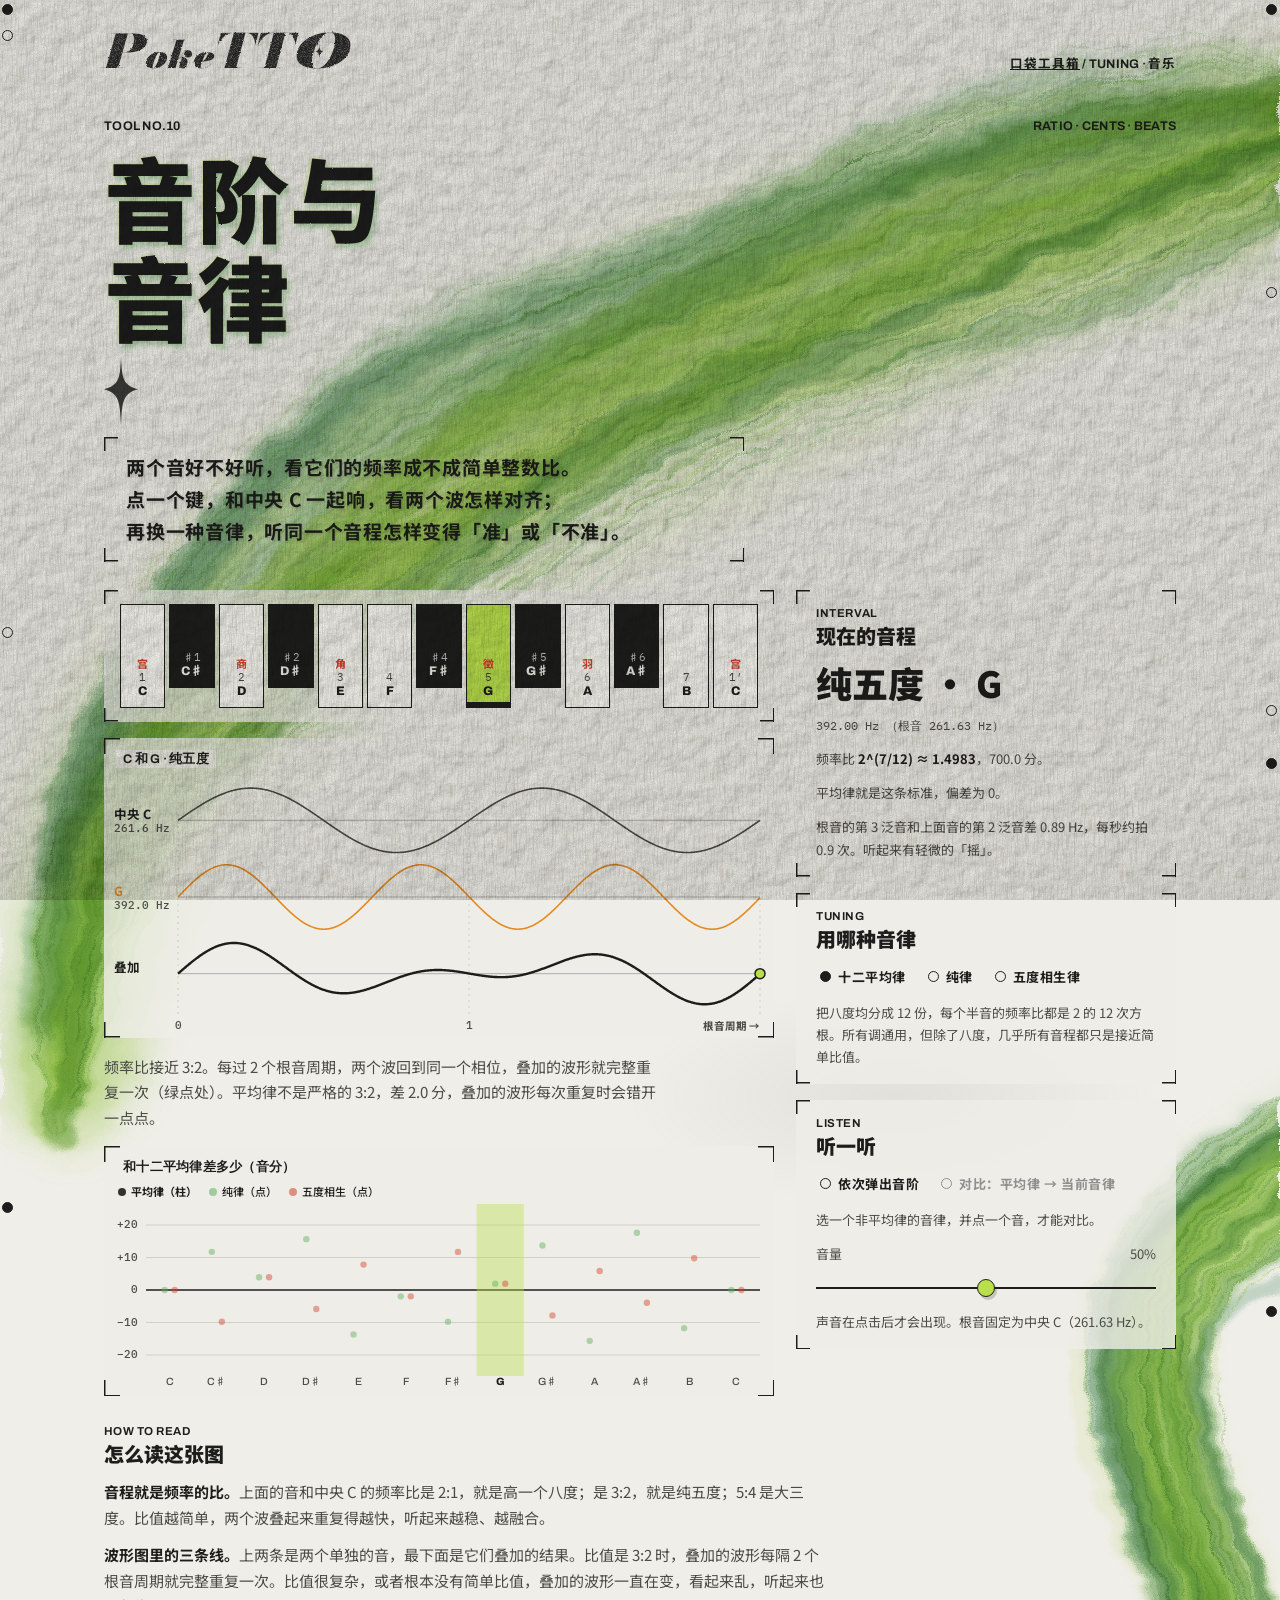
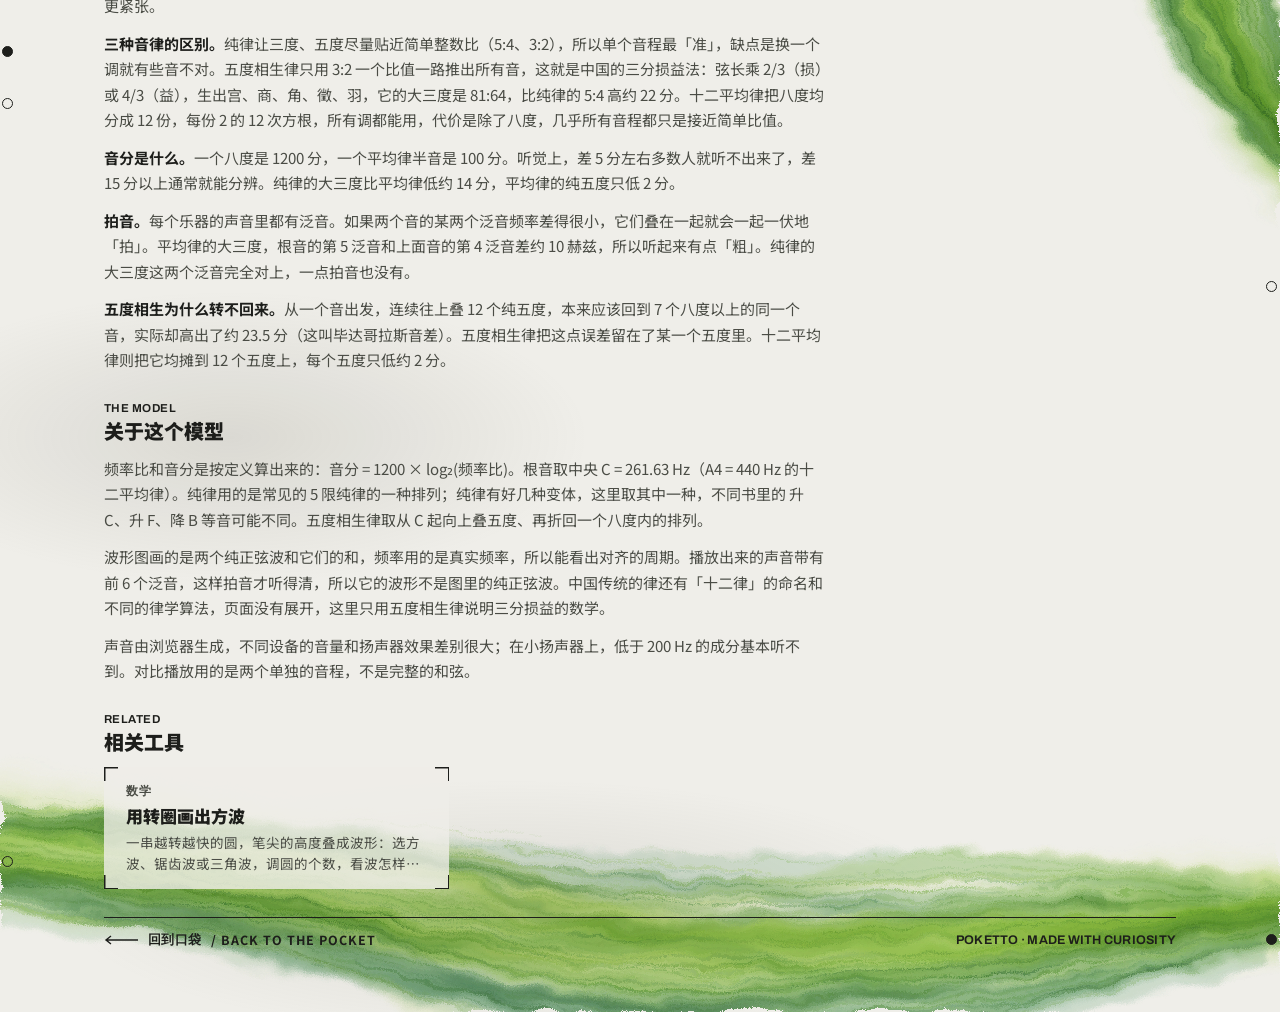
<file: tools/scales.html>
<!doctype html>
<html lang="zh-CN">
<head>
<meta charset="utf-8">
<meta name="viewport" content="width=device-width, initial-scale=1, viewport-fit=cover">
<title>音阶与音律 · Poketto</title>
<link rel="icon" href="/favicon.svg" type="image/svg+xml">
<link rel="alternate icon" href="/favicon.ico" sizes="any">
<link rel="apple-touch-icon" href="/apple-touch-icon.png">
<link rel="stylesheet" href="../assets/poketto.css">
<style>
  .pk-page { max-width: 1120px; }
  .bench { display: grid; grid-template-columns: minmax(0, 1.5fr) minmax(280px, .85fr); gap: 22px; align-items: start; }
  .views { display: grid; gap: 16px; min-width: 0; }
  .frame { position: relative; padding: 0; overflow: hidden; --l: 16px; }
  .frame.wave { height: 300px; }
  .frame.dev { height: 250px; }
  .frame canvas { position: absolute; inset: 0; width: 100%; height: 100%; display: block; }
  .badge { position: absolute; z-index: 5; top: 12px; left: 12px; margin: 0; pointer-events: none; padding: 1px 7px; background: var(--veil); }
  .legend { margin: 0; max-width: 70ch; }
  .keys { display: grid; grid-template-columns: repeat(13, minmax(0, 1fr)); gap: 4px; padding: 14px 16px; }
  .key {
    all: unset; box-sizing: border-box; cursor: pointer; text-align: center; min-width: 0;
    display: flex; flex-direction: column; justify-content: flex-end; align-items: center; gap: 2px;
    height: 104px; padding: 6px 0 8px; border: 1.5px solid var(--ink); background: #f7f6f1; color: var(--ink);
    transition: background-color .15s ease;
  }
  .key.black { background: var(--ink); color: #efeee9; height: 84px; }
  .key:hover { background-color: rgba(185, 224, 76, .55); }
  .key.black:hover { background-color: #3b4a22; }
  .key[aria-pressed="true"] { background-color: var(--lime); color: var(--ink); box-shadow: inset 0 -5px 0 var(--ink); }
  .key:focus-visible { outline: 2px solid var(--leaf); outline-offset: 2px; }
  .key .nm { font-family: var(--label); font-weight: 800; font-size: 12.5px; line-height: 1.1; }
  .key .jp { font-family: var(--mono); font-size: 11px; opacity: .8; line-height: 1.1; }
  .key .gs { font-weight: 700; font-size: 11px; line-height: 1.1; min-height: 12px; color: var(--vermilion); }
  .key.black .gs { color: #f0a090; }
  .bench-ctrl { display: grid; gap: 16px; min-width: 0; }
  .panel { display: flex; flex-direction: column; gap: 12px; padding: 16px 20px; }
  .big { font-weight: 900; font-size: clamp(26px, 3.4vw, 36px); line-height: 1.2; }
  .row { display: flex; flex-wrap: wrap; gap: 8px 14px; align-items: center; }
  .lab { font-size: 13px; color: var(--ink-2); margin: 0; }
  .lab strong { color: var(--ink); font-weight: 700; }
  .sub { font-family: var(--mono); font-size: 12px; color: var(--ink-2); margin: 0; font-variant-numeric: tabular-nums; overflow-wrap: anywhere; }
  .notes { display: grid; gap: 12px; max-width: 720px; }
  @media (max-width: 860px) {
    .bench { grid-template-columns: minmax(0, 1fr); }
    .frame.wave { height: 280px; }
  }
  @media (max-width: 520px) {
    .keys { padding: 12px 8px; gap: 2px; }
    .key .jp { display: none; }
    .key .nm { font-size: 11px; }
    .key .gs { font-size: 10px; }
  }
</style>
<script src="../assets/poketto.js" defer></script>
<script src="../assets/related.js" defer></script></head>
<body>
<main class="pk-page">
  <div class="pk-bar">
    <a class="pk-home" href="../index.html" data-pk-wordmark title="回到 Poketto 首页"></a>
    <div class="pk-label"><a href="../index.html" class="pk-zh">口袋工具箱</a> / Tuning &middot; <span class="pk-zh">音乐</span></div>
  </div>

  <header class="pk-head">
    <div class="pk-kicker">
      <span class="pk-label">Tool No.10</span>
      <span class="pk-label">Ratio &middot; Cents &middot; Beats</span>
    </div>
    <h1 class="pk-title">音阶与<br>音律</h1>
    <svg class="pk-star" viewBox="0 0 40 80" aria-hidden="true"><path d="M20 0 C21.2 26 22.5 33 40 38 C22.5 43 21.2 52 20 80 C18.8 52 17.5 43 0 38 C17.5 33 18.8 26 20 0Z"/></svg>
    <div class="pk-br pk-lead">
      <p class="pk-verse">两个音好不好听，看它们的频率成不成简单整数比。<br>点一个键，和中央 C 一起响，看两个波怎样对齐；<br>再换一种音律，听同一个音程怎样变得「准」或「不准」。</p>
    </div>
  </header>

  <div class="bench">
    <div class="views">
      <section class="keys pk-br pk-veil" id="keys" role="group" aria-label="一个八度的 13 个音，点击后与中央 C 同时发声"></section>

      <section class="frame wave pk-br pk-veil" aria-label="两个波和它们的和">
        <canvas id="wave" role="img" aria-label="两个正弦波和它们叠加后的波形"></canvas>
        <p class="badge pk-label" id="waveBadge">波形</p>
      </section>
      <p class="legend pk-note" id="waveNote"></p>

      <section class="frame dev pk-br pk-veil" aria-label="各个音相对十二平均律的偏差">
        <canvas id="dev" role="img" aria-label="各个音相对十二平均律的偏差，单位是音分"></canvas>
        <p class="badge pk-label">和十二平均律差多少（音分）</p>
      </section>
    </div>

    <div class="bench-ctrl">
      <section class="panel pk-br pk-veil" aria-label="读数">
        <div class="pk-h2"><small>Interval</small>现在的音程</div>
        <div class="big" id="ivName">纯五度</div>
        <p class="sub" id="freqText"></p>
        <p class="lab" id="ratioText"></p>
        <p class="lab" id="devText"></p>
        <p class="lab" id="beatText"></p>
      </section>

      <section class="panel pk-br pk-veil" aria-label="选音律">
        <div class="pk-h2"><small>Tuning</small>用哪种音律</div>
        <div class="row" id="tunings" role="group" aria-label="音律">
          <button class="pk-chip zh" type="button" data-t="eq" aria-pressed="true">十二平均律</button>
          <button class="pk-chip zh" type="button" data-t="just" aria-pressed="false">纯律</button>
          <button class="pk-chip zh" type="button" data-t="pyth" aria-pressed="false">五度相生律</button>
        </div>
        <p class="lab" id="tuningNote"></p>
      </section>

      <section class="panel pk-br pk-veil" aria-label="听一听">
        <div class="pk-h2"><small>Listen</small>听一听</div>
        <div class="row">
          <button class="pk-chip zh" type="button" id="playScale">依次弹出音阶</button>
          <button class="pk-chip zh" type="button" id="playAB">对比：平均律 → 当前音律</button>
        </div>
        <p class="lab" id="abNote"></p>
        <div class="row" style="justify-content:space-between"><span class="lab">音量</span><span class="lab" id="volLab"></span></div>
        <input class="pk-range" type="range" id="vol" min="0" max="1" step="0.05" value="0.5" aria-label="音量">
        <p class="lab">声音在点击后才会出现。根音固定为中央 C（261.63 Hz）。</p>
      </section>
    </div>
  </div>

  <section class="notes">
    <div class="pk-h2"><small>How to read</small>怎么读这张图</div>
    <p class="pk-note"><b>音程就是频率的比。</b>上面的音和中央 C 的频率比是 2:1，就是高一个八度；是 3:2，就是纯五度；5:4 是大三度。比值越简单，两个波叠起来重复得越快，听起来越稳、越融合。</p>
    <p class="pk-note"><b>波形图里的三条线。</b>上两条是两个单独的音，最下面是它们叠加的结果。比值是 3:2 时，叠加的波形每隔 2 个根音周期就完整重复一次。比值很复杂，或者根本没有简单比值，叠加的波形一直在变，看起来乱，听起来也更紧张。</p>
    <p class="pk-note"><b>三种音律的区别。</b>纯律让三度、五度尽量贴近简单整数比（5:4、3:2），所以单个音程最「准」，缺点是换一个调就有些音不对。五度相生律只用 3:2 一个比值一路推出所有音，这就是中国的三分损益法：弦长乘 2/3（损）或 4/3（益），生出宫、商、角、徵、羽，它的大三度是 81:64，比纯律的 5:4 高约 22 分。十二平均律把八度均分成 12 份，每份 2 的 12 次方根，所有调都能用，代价是除了八度，几乎所有音程都只是接近简单比值。</p>
    <p class="pk-note"><b>音分是什么。</b>一个八度是 1200 分，一个平均律半音是 100 分。听觉上，差 5 分左右多数人就听不出来了，差 15 分以上通常就能分辨。纯律的大三度比平均律低约 14 分，平均律的纯五度只低 2 分。</p>
    <p class="pk-note"><b>拍音。</b>每个乐器的声音里都有泛音。如果两个音的某两个泛音频率差得很小，它们叠在一起就会一起一伏地「拍」。平均律的大三度，根音的第 5 泛音和上面音的第 4 泛音差约 10 赫兹，所以听起来有点「粗」。纯律的大三度这两个泛音完全对上，一点拍音也没有。</p>
    <p class="pk-note"><b>五度相生为什么转不回来。</b>从一个音出发，连续往上叠 12 个纯五度，本来应该回到 7 个八度以上的同一个音，实际却高出了约 23.5 分（这叫毕达哥拉斯音差）。五度相生律把这点误差留在了某一个五度里。十二平均律则把它均摊到 12 个五度上，每个五度只低约 2 分。</p>
  </section>

  <section class="notes">
    <div class="pk-h2"><small>The model</small>关于这个模型</div>
    <p class="pk-note">频率比和音分是按定义算出来的：音分 = 1200 × log₂(频率比)。根音取中央 C = 261.63 Hz（A4 = 440 Hz 的十二平均律）。纯律用的是常见的 5 限纯律的一种排列；纯律有好几种变体，这里取其中一种，不同书里的 升 C、升 F、降 B 等音可能不同。五度相生律取从 C 起向上叠五度、再折回一个八度内的排列。</p>
    <p class="pk-note">波形图画的是两个纯正弦波和它们的和，频率用的是真实频率，所以能看出对齐的周期。播放出来的声音带有前 6 个泛音，这样拍音才听得清，所以它的波形不是图里的纯正弦波。中国传统的律还有「十二律」的命名和不同的律学算法，页面没有展开，这里只用五度相生律说明三分损益的数学。</p>
    <p class="pk-note">声音由浏览器生成，不同设备的音量和扬声器效果差别很大；在小扬声器上，低于 200 Hz 的成分基本听不到。对比播放用的是两个单独的音程，不是完整的和弦。</p>
  </section>

  <footer class="pk-foot">
    <a class="pk-back pk-label" href="../index.html">
      <svg viewBox="0 0 34 10" aria-hidden="true"><path d="M34 5 H2 M7 1 L2 5 L7 9" fill="none" stroke="#1d1e1b" stroke-width="1.4"/></svg>
      回到口袋 <span class="zh">/ Back to the pocket</span>
    </a>
    <span class="pk-label">Poketto &middot; Made with curiosity</span>
  </footer>
</main>
<script>
(function () {
  'use strict';
  var ROOT = 261.6256;
  var INK = '#1d1e1b', INK2 = '#4a4c45', SUN = '#e58a1f', LEAF = '#5fae5a', VERM = '#d4402a', LIME = '#b9e04c';
  var BODY = '"Noto Sans SC", "PingFang SC", sans-serif', MONO = '"IBM Plex Mono", ui-monospace, Menlo, monospace';
  var NAMES = ['C', 'C♯', 'D', 'D♯', 'E', 'F', 'F♯', 'G', 'G♯', 'A', 'A♯', 'B', 'C'];
  var NUM = ['1', '♯1', '2', '♯2', '3', '4', '♯4', '5', '♯5', '6', '♯6', '7', '1′'];
  var BLACK = { 1: 1, 3: 1, 6: 1, 8: 1, 10: 1 };
  var GONG = { 0: '宫', 2: '商', 4: '角', 7: '徵', 9: '羽', 12: '宫' };
  var IV = ['同度', '小二度', '大二度', '小三度', '大三度', '纯四度', '三全音', '纯五度', '小六度', '大六度', '小七度', '大七度', '八度'];
  var TUN = {
    eq: { name: '十二平均律', col: INK,
      note: '把八度均分成 12 份，每个半音的频率比都是 2 的 12 次方根。所有调通用，但除了八度，几乎所有音程都只是接近简单比值。',
      ratio: function (k) { return Math.pow(2, k / 12); }, frac: null },
    just: { name: '纯律', col: LEAF,
      note: '让三度、五度贴近 5:4、3:2 这样的简单整数比，单个音程最「准」。缺点是换调之后有些音就不准了，所以它更适合固定调的人声和弦乐。',
      fr: [[1, 1], [16, 15], [9, 8], [6, 5], [5, 4], [4, 3], [45, 32], [3, 2], [8, 5], [5, 3], [9, 5], [15, 8], [2, 1]] },
    pyth: { name: '五度相生律', col: VERM,
      note: '只用 3:2 这一个比值，一路往上叠五度、再折回八度，得到所有音。这就是中国的三分损益法：弦长乘 2/3 是「损」，乘 4/3 是「益」。',
      fr: [[1, 1], [256, 243], [9, 8], [32, 27], [81, 64], [4, 3], [729, 512], [3, 2], [128, 81], [27, 16], [16, 9], [243, 128], [2, 1]] }
  };
  function ratioOf(t, k) { var T = TUN[t]; return T.fr ? T.fr[k][0] / T.fr[k][1] : T.ratio(k); }
  function cents(r) { return 1200 * Math.log(r) / Math.LN2; }

  function $(id) { return document.getElementById(id); }
  var params = new URLSearchParams(location.search);
  var state = {
    tuning: TUN[params.get('tuning')] ? params.get('tuning') : 'eq',
    note: params.has('note') ? Math.max(0, Math.min(12, parseInt(params.get('note'), 10) || 0)) : 7,
    vol: 0.5
  };
  var cWave = $('wave'), cDev = $('dev');

  // Simple whole-number ratio p:q for note k. Just and Pythagorean use their own exact fractions
  // (null when the denominator is above 16). Equal temperament uses the nearest ratio with q <= 8 within 16 cents.
  function simple(t, k) {
    var T = TUN[t];
    if (T.fr) {
      var p0 = T.fr[k][0], q0 = T.fr[k][1];
      return q0 <= 16 ? { p: p0, q: q0, err: 0 } : null;
    }
    var r = T.ratio(k);
    for (var q = 1; q <= 8; q++) {
      var p = Math.round(r * q);
      if (p >= q && Math.abs(cents(r * q / p)) < 16) return { p: p, q: q, err: cents(r * q / p) };
    }
    return null;
  }

  // ---------- keys ----------
  var keysEl = $('keys');
  NAMES.forEach(function (n, k) {
    var b = document.createElement('button');
    b.type = 'button'; b.className = 'key' + (BLACK[k] ? ' black' : ''); b.dataset.k = k;
    b.setAttribute('aria-pressed', 'false');
    b.setAttribute('aria-label', n + '，' + IV[k] + (GONG[k] ? '，' + GONG[k] : ''));
    b.innerHTML = '<span class="gs"></span><span class="jp"></span><span class="nm"></span>';
    b.querySelector('.gs').textContent = GONG[k] || '';
    b.querySelector('.jp').textContent = NUM[k];
    b.querySelector('.nm').textContent = n;
    b.addEventListener('click', function () { state.note = k; update(); playDyad(k, state.tuning, 0); });
    keysEl.appendChild(b);
  });

  // ---------- audio ----------
  var ctx = null, master = null, wave = null;
  function audio() {
    if (!ctx) {
      var AC = window.AudioContext || window.webkitAudioContext;
      if (!AC) return null;
      ctx = new AC();
      master = ctx.createGain(); master.gain.value = state.vol * state.vol * 0.5;
      master.connect(ctx.destination);
      var re = new Float32Array(8), im = new Float32Array(8);
      for (var n = 1; n < 8; n++) im[n] = 1 / Math.pow(n, 1.35);
      wave = ctx.createPeriodicWave(re, im);
    }
    if (ctx.state === 'suspended') ctx.resume();
    return ctx;
  }
  function voice(freq, when, dur, level) {
    var o = ctx.createOscillator(), g = ctx.createGain();
    o.setPeriodicWave(wave); o.frequency.value = freq;
    var t0 = ctx.currentTime + when;
    g.gain.setValueAtTime(0.0001, t0);
    g.gain.linearRampToValueAtTime(level, t0 + 0.02);
    g.gain.exponentialRampToValueAtTime(0.0001, t0 + dur);
    o.connect(g); g.connect(master);
    o.start(t0); o.stop(t0 + dur + 0.05);
  }
  function playDyad(k, tuning, when) {
    if (!audio()) return;
    voice(ROOT, when, 1.9, 0.5);
    if (k > 0) voice(ROOT * ratioOf(tuning, k), when, 1.9, 0.5);
  }
  function playScale() {
    if (!audio()) return;
    [0, 2, 4, 5, 7, 9, 11, 12].forEach(function (k, i) { voice(ROOT * ratioOf(state.tuning, k), i * 0.42, 0.9, 0.7); });
  }
  function playAB() {
    if (!audio() || state.tuning === 'eq' || state.note === 0) return;
    playDyad(state.note, 'eq', 0);
    playDyad(state.note, state.tuning, 2.1);
  }

  // ---------- canvas helpers ----------
  function fit(c) {
    var r = c.getBoundingClientRect(), dpr = Math.min(window.devicePixelRatio || 1, 2);
    var w = Math.max(1, Math.round(r.width)), h = Math.max(1, Math.round(r.height));
    if (c.width !== Math.round(w * dpr) || c.height !== Math.round(h * dpr)) { c.width = Math.round(w * dpr); c.height = Math.round(h * dpr); }
    var x = c.getContext('2d');
    x.setTransform(dpr, 0, 0, dpr, 0, 0);
    x.clearRect(0, 0, w, h);
    return { x: x, w: w, h: h };
  }
  function text(x, s, px, py, size, color, align, weight, font) {
    x.font = (weight || 500) + ' ' + size + 'px ' + (font || BODY);
    x.fillStyle = color; x.textAlign = align || 'left'; x.textBaseline = 'middle';
    x.fillText(s, px, py);
  }
  function line(x, x1, y1, x2, y2, color, w, dash) {
    x.save(); x.strokeStyle = color; x.lineWidth = w; if (dash) x.setLineDash(dash);
    x.beginPath(); x.moveTo(x1, y1); x.lineTo(x2, y2); x.stroke(); x.restore();
  }

  // ---------- wave view ----------
  function drawWave() {
    var f = fit(cWave), x = f.x, W = f.w, H = f.h;
    var k = state.note, f1 = ROOT, r = ratioOf(state.tuning, k), f2 = f1 * r;
    var sm = simple(state.tuning, k);
    var periods = sm ? (sm.q <= 12 ? sm.q : 8) : 8;
    if (k === 0) periods = 3;
    var T = periods / f1;
    var L = 74, Rm = 14, top = 44, bandH = (H - top - 26) / 3, pw = W - L - Rm;
    var bands = [
      { y: top + bandH * 0.5, label: '中央 C', sub: ROOT.toFixed(1) + ' Hz', col: INK2, fn: function (t) { return Math.sin(TAU * f1 * t); }, amp: 0.4 },
      { y: top + bandH * 1.5, label: NAMES[k], sub: f2.toFixed(1) + ' Hz', col: SUN, fn: function (t) { return Math.sin(TAU * f2 * t); }, amp: 0.4 },
      { y: top + bandH * 2.5, label: '叠加', sub: '', col: INK, fn: function (t) { return (Math.sin(TAU * f1 * t) + (k ? Math.sin(TAU * f2 * t) : 0)) / 2; }, amp: 0.4, thick: true }
    ];
    var i, b;
    // period marks of the root
    for (i = 0; i <= periods; i++) {
      var px = L + (i / periods) * pw;
      line(x, px, top - 4, px, H - 24, 'rgba(29,30,27,.14)', 1, [2, 4]);
      if (i < periods && (periods <= 12 || i % 2 === 0)) text(x, i + '', px, H - 12, 10.5, INK2, 'center', 500, MONO);
    }
    text(x, '根音周期 →', L + pw, H - 12, 10.5, INK2, 'right', 700);
    bands.forEach(function (bd) {
      line(x, L, bd.y, L + pw, bd.y, 'rgba(29,30,27,.3)', 1);
      text(x, bd.label, 10, bd.y - 6, 12.5, bd.col === INK2 ? INK : bd.col, 'left', 700);
      if (bd.sub) text(x, bd.sub, 10, bd.y + 9, 10.5, INK2, 'left', 500, MONO);
      x.beginPath();
      var N = 900;
      for (i = 0; i <= N; i++) {
        var t = i / N * T, v = bd.fn(t);
        var xx = L + i / N * pw, yy = bd.y - v * bandH * 0.42;
        i ? x.lineTo(xx, yy) : x.moveTo(xx, yy);
      }
      x.strokeStyle = bd.col; x.lineWidth = bd.thick ? 2.4 : 1.6; x.lineJoin = 'round'; x.stroke();
    });
    // mark that the sum repeats
    if (k > 0 && sm && sm.q <= 12) {
      var xe = L + pw;
      x.fillStyle = LIME; x.strokeStyle = INK; x.lineWidth = 1.5;
      x.beginPath(); x.arc(xe, bands[2].y, 5, 0, 7); x.fill(); x.stroke();
    }
    $('waveBadge').textContent = (k === 0 ? '同度：同一个音' : NAMES[0] + ' 和 ' + NAMES[k] + ' · ' + IV[k]);
    var tx;
    if (k === 0) tx = '这是两个完全相同的音，叠加后就是同一个波，只是更响。点其他键看两个波怎么叠。';
    else if (sm && sm.q <= 12) {
      tx = '频率比' + (state.tuning === 'eq' ? '接近' : '是') + ' ' + sm.p + ':' + sm.q + '。';
      tx += sm.q === 1 ? '上面的音每个周期都和根音对齐。' : '每过 ' + sm.q + ' 个根音周期，两个波回到同一个相位，叠加的波形就完整重复一次（绿点处）。';
      if (state.tuning === 'eq' && Math.abs(sm.err) > 0.05) tx += '平均律不是严格的 ' + sm.p + ':' + sm.q + '，差 ' + Math.abs(sm.err).toFixed(1) + ' 分，叠加的波形每次重复时会错开一点点。';
    } else if (sm) tx = '频率比接近 ' + sm.p + ':' + sm.q + '，要过 ' + sm.q + ' 个根音周期才对齐，图里只画了 8 个。';
    else tx = '这个音程没有简单的整数比（' + ratioText(state.tuning, k) + '），叠加的波形很久才重复，图里看不出规律，听起来也更紧张。';
    $('waveNote').textContent = tx;
    cWave.setAttribute('aria-label', '两个正弦波和它们叠加后的波形。' + $('waveBadge').textContent + '。' + tx);
  }
  var TAU = Math.PI * 2;

  // ---------- deviation view ----------
  function drawDev() {
    var f = fit(cDev), x = f.x, W = f.w, H = f.h;
    var L = 42, Rm = 14, T = 66, B = 28, pw = W - L - Rm, ph = H - T - B, RANGE = 24;
    function Y(c) { return T + ph / 2 - c / RANGE * ph / 2; }
    var slot = pw / 13, k;
    [-20, -10, 0, 10, 20].forEach(function (c) {
      line(x, L, Y(c), L + pw, Y(c), c === 0 ? INK : 'rgba(29,30,27,.14)', c === 0 ? 1.4 : 1);
      text(x, (c > 0 ? '+' : c < 0 ? '−' : '') + Math.abs(c), L - 8, Y(c), 10.5, INK2, 'right', 500, MONO);
    });
    var cur = state.tuning;
    for (k = 0; k < 13; k++) {
      var cx = L + slot * (k + 0.5);
      if (k === state.note) { x.fillStyle = 'rgba(185,224,76,.4)'; x.fillRect(cx - slot / 2, T - 8, slot, ph + 16); }
      // other tunings as small dots
      ['eq', 'just', 'pyth'].forEach(function (t) {
        var dv = cents(ratioOf(t, k)) - 100 * k;
        if (t === cur) return;
        x.fillStyle = TUN[t].col; x.globalAlpha = 0.45;
        x.beginPath(); x.arc(cx + (t === 'just' ? -5 : 5), Y(dv), 3.2, 0, 7); x.fill(); x.globalAlpha = 1;
      });
      var d = cents(ratioOf(cur, k)) - 100 * k;
      var h = Math.abs(Y(d) - Y(0));
      x.fillStyle = TUN[cur].col === INK ? 'rgba(29,30,27,.55)' : TUN[cur].col; x.globalAlpha = 0.85;
      if (h > 0.5) x.fillRect(cx - Math.min(11, slot * 0.28), Math.min(Y(d), Y(0)), Math.min(22, slot * 0.56), h);
      x.globalAlpha = 1;
      text(x, NAMES[k], cx, H - 14, 10.5, k === state.note ? INK : INK2, 'center', k === state.note ? 800 : 500, '"Archivo", sans-serif');
    }
    // legend: own line below the badge
    var lx = 14, short = { eq: '平均律', just: '纯律', pyth: '五度相生' };
    x.font = '500 11px ' + BODY;
    ['eq', 'just', 'pyth'].forEach(function (t) {
      var label = short[t] + (t === cur ? '（柱）' : '（点）');
      x.fillStyle = TUN[t].col; x.globalAlpha = t === cur ? 0.9 : 0.55;
      x.beginPath(); x.arc(lx + 4, 46, 4, 0, 7); x.fill(); x.globalAlpha = 1;
      text(x, label, lx + 13, 46, 11, INK, 'left', t === cur ? 700 : 500);
      lx += 13 + x.measureText(label).width + 12;
    });
    cDev.setAttribute('aria-label', '各个音相对十二平均律的偏差，单位是音分。当前音律：' + TUN[cur].name + '。');
  }

  // ---------- readouts ----------
  function ratioText(t, k) {
    var T = TUN[t];
    if (k === 0) return '1:1';
    return T.fr ? T.fr[k][0] + ':' + T.fr[k][1] : '2^(' + k + '/12) ≈ ' + T.ratio(k).toFixed(4);
  }
  function update() {
    var k = state.note, t = state.tuning, r = ratioOf(t, k), f2 = ROOT * r, c = cents(r), de = c - 100 * k;
    $('ivName').textContent = k === 0 ? '同度 · C' : IV[k] + ' · ' + NAMES[k];
    $('freqText').textContent = f2.toFixed(2) + ' Hz  （根音 ' + ROOT.toFixed(2) + ' Hz）';
    $('ratioText').innerHTML = '';
    var s1 = document.createElement('span');
    s1.innerHTML = '频率比 <strong></strong>，' + c.toFixed(1) + ' 分。';
    s1.querySelector('strong').textContent = ratioText(t, k);
    $('ratioText').appendChild(s1);
    $('devText').textContent = t === 'eq' ? '平均律就是这条标准，偏差为 0。' : '比十二平均律' + (Math.abs(de) < 0.05 ? '一致。' : (de > 0 ? '高 ' : '低 ') + Math.abs(de).toFixed(1) + ' 分。');
    var sm = simple(t, k), beat;
    if (k === 0 || k === 12) beat = '八度和同度：每个泛音都对得上，没有拍音。';
    else if (sm) {
      var bf = Math.abs(sm.q * f2 - sm.p * ROOT);
      beat = bf < 0.05 ? '根音的第 ' + sm.p + ' 泛音和上面音的第 ' + sm.q + ' 泛音完全对上，没有拍音。'
        : '根音的第 ' + sm.p + ' 泛音和上面音的第 ' + sm.q + ' 泛音差 ' + bf.toFixed(2) + ' Hz，每秒约拍 ' + bf.toFixed(1) + ' 次。' + (bf >= 4 ? '听起来有点「粗」。' : bf >= 0.5 ? '听起来有轻微的「摇」。' : '拍得很慢，几乎听不出来。');
    } else beat = '没有简单的整数比，泛音很难对上，拍音杂乱，听起来更紧张。';
    $('beatText').textContent = beat;
    $('tuningNote').textContent = TUN[t].note;
    $('abNote').textContent = (t === 'eq' || k === 0) ? '选一个非平均律的音律，并点一个音，才能对比。' : '先响平均律的「' + IV[k] + '」，停一下，再响' + TUN[t].name + '的。';
    $('playAB').disabled = (t === 'eq' || k === 0);
    $('playAB').style.opacity = $('playAB').disabled ? '.45' : '';
    $('playAB').style.cursor = $('playAB').disabled ? 'default' : '';
    document.querySelectorAll('#keys .key').forEach(function (b) { b.setAttribute('aria-pressed', String(parseInt(b.dataset.k, 10) === k)); });
    document.querySelectorAll('#tunings .pk-chip').forEach(function (b) { b.setAttribute('aria-pressed', String(b.dataset.t === t)); });
    $('volLab').textContent = Math.round(state.vol * 100) + '%';
    schedule();
  }
  var raf = 0;
  function render() { raf = 0; drawWave(); drawDev(); }
  function schedule() { if (!raf) raf = requestAnimationFrame(render); }

  document.querySelectorAll('#tunings .pk-chip').forEach(function (b) {
    b.addEventListener('click', function () { state.tuning = b.dataset.t; update(); playDyad(state.note, state.tuning, 0); });
  });
  $('playScale').addEventListener('click', playScale);
  $('playAB').addEventListener('click', playAB);
  $('vol').addEventListener('input', function () {
    state.vol = parseFloat(this.value);
    if (master) master.gain.value = state.vol * state.vol * 0.5;
    $('volLab').textContent = Math.round(state.vol * 100) + '%';
  });
  if (window.ResizeObserver) {
    var ro = new ResizeObserver(schedule);
    ro.observe(cWave.parentNode); ro.observe(cDev.parentNode);
  } else window.addEventListener('resize', schedule);
  if (document.fonts && document.fonts.ready) document.fonts.ready.then(schedule);
  update();
})();
</script>
</body>
</html>
</file>
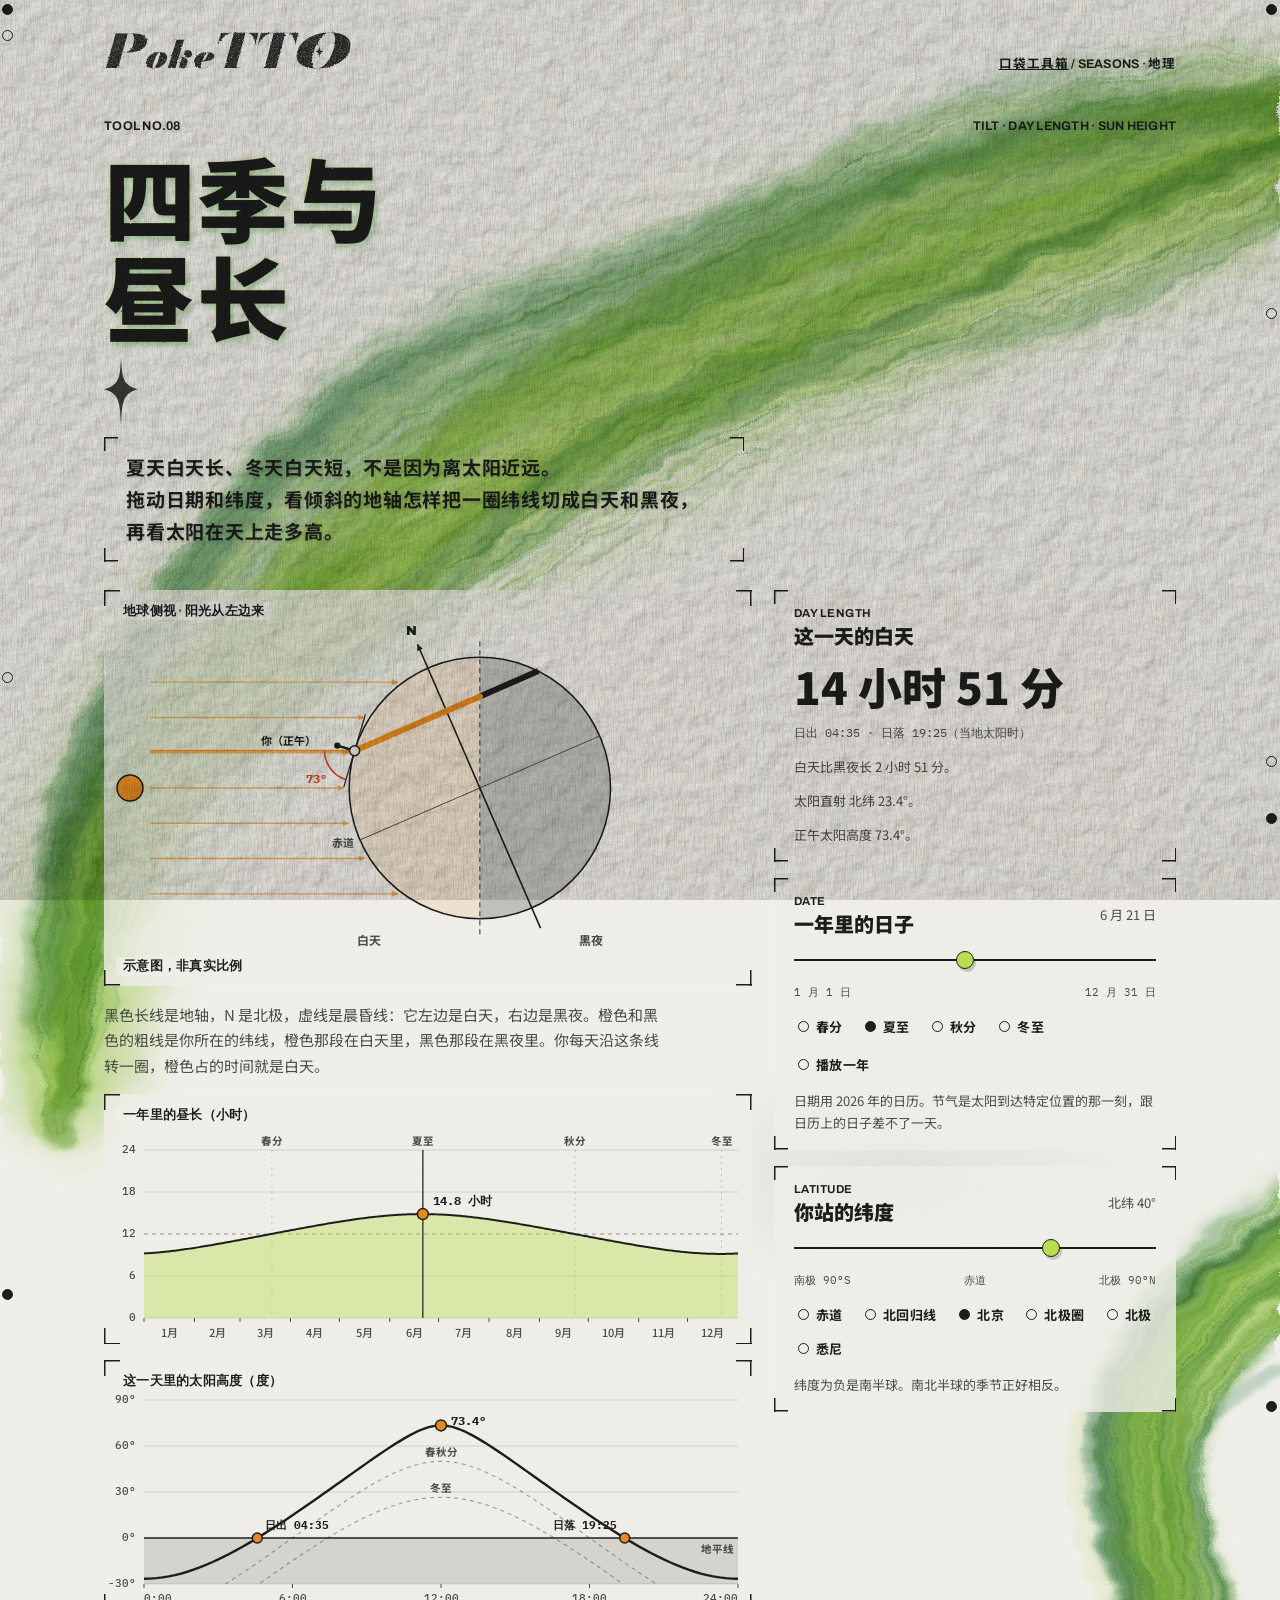
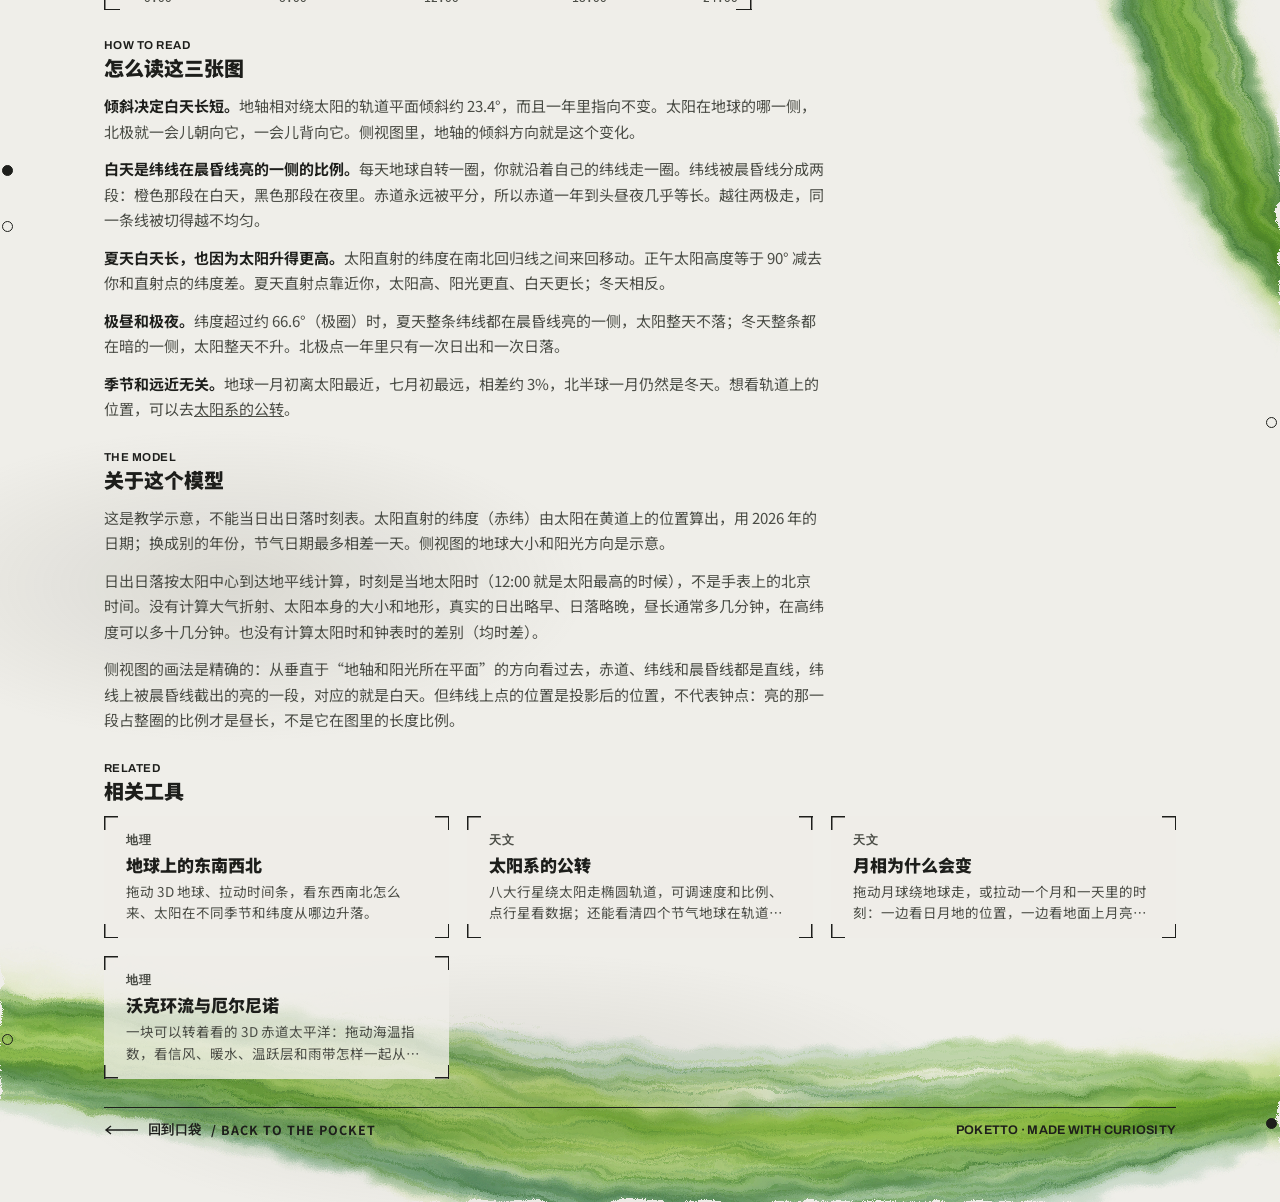
<file: tools/seasons.html>
<!doctype html>
<html lang="zh-CN">
<head>
<meta charset="utf-8">
<meta name="viewport" content="width=device-width, initial-scale=1, viewport-fit=cover">
<title>四季与昼长 · Poketto</title>
<link rel="icon" href="/favicon.svg" type="image/svg+xml">
<link rel="alternate icon" href="/favicon.ico" sizes="any">
<link rel="apple-touch-icon" href="/apple-touch-icon.png">
<link rel="stylesheet" href="../assets/poketto.css">
<style>
  .pk-page { max-width: 1120px; }
  .bench { display: grid; grid-template-columns: minmax(0, 1.45fr) minmax(280px, .9fr); gap: 22px; align-items: start; }
  .views { display: grid; gap: 16px; min-width: 0; }
  .frame { position: relative; padding: 0; overflow: hidden; --l: 16px; height: 250px; }
  .frame.earth { height: clamp(320px, 44vh, 440px); }
  .frame canvas { position: absolute; inset: 0; width: 100%; height: 100%; display: block; }
  .badge, .schematic {
    position: absolute; z-index: 5; margin: 0; pointer-events: none;
    padding: 1px 7px; background: var(--veil);
  }
  .badge { top: 12px; left: 12px; }
  .schematic { bottom: 10px; left: 12px; }
  .legend { margin: 0; max-width: 70ch; }
  .bench-ctrl { display: grid; gap: 16px; min-width: 0; }
  .panel { display: flex; flex-direction: column; gap: 12px; padding: 16px 20px; }
  .big { font-weight: 900; font-size: clamp(30px, 4vw, 44px); line-height: 1.15; font-variant-numeric: tabular-nums; }
  .sub { font-family: var(--mono); font-size: 12px; color: var(--ink-2); font-variant-numeric: tabular-nums; margin: 0; }
  .row { display: flex; flex-wrap: wrap; gap: 8px 14px; align-items: center; }
  .lab { font-size: 13px; color: var(--ink-2); margin: 0; }
  .lab strong { color: var(--ink); font-weight: 700; }
  .ends { display: flex; justify-content: space-between; font-family: var(--mono); font-size: 11px; color: var(--ink-2); }
  .notes { display: grid; gap: 12px; max-width: 720px; }
  .notes a { color: inherit; }
  @media (max-width: 860px) {
    .bench { grid-template-columns: minmax(0, 1fr); }
    .frame.earth { height: 320px; }
  }
</style>
<script src="../assets/poketto.js" defer></script>
<script src="../assets/related.js" defer></script></head>
<body>
<main class="pk-page">
  <div class="pk-bar">
    <a class="pk-home" href="../index.html" data-pk-wordmark title="回到 Poketto 首页"></a>
    <div class="pk-label"><a href="../index.html" class="pk-zh">口袋工具箱</a> / Seasons &middot; <span class="pk-zh">地理</span></div>
  </div>

  <header class="pk-head">
    <div class="pk-kicker">
      <span class="pk-label">Tool No.08</span>
      <span class="pk-label">Tilt &middot; Day length &middot; Sun height</span>
    </div>
    <h1 class="pk-title">四季与<br>昼长</h1>
    <svg class="pk-star" viewBox="0 0 40 80" aria-hidden="true"><path d="M20 0 C21.2 26 22.5 33 40 38 C22.5 43 21.2 52 20 80 C18.8 52 17.5 43 0 38 C17.5 33 18.8 26 20 0Z"/></svg>
    <div class="pk-br pk-lead">
      <p class="pk-verse">夏天白天长、冬天白天短，不是因为离太阳近远。<br>拖动日期和纬度，看倾斜的地轴怎样把一圈纬线切成白天和黑夜，<br>再看太阳在天上走多高。</p>
    </div>
  </header>

  <div class="bench">
    <div class="views">
      <section class="frame earth pk-br pk-veil" aria-label="地球侧视">
        <canvas id="earth" role="img" aria-label="地球侧视示意图"></canvas>
        <p class="badge pk-label">地球侧视 · 阳光从左边来</p>
        <p class="schematic pk-label">示意图，非真实比例</p>
      </section>
      <p class="legend pk-note">黑色长线是地轴，N 是北极，虚线是晨昏线：它左边是白天，右边是黑夜。橙色和黑色的粗线是你所在的纬线，橙色那段在白天里，黑色那段在黑夜里。你每天沿这条线转一圈，橙色占的时间就是白天。</p>

      <section class="frame pk-br pk-veil" aria-label="一年的昼长">
        <canvas id="year" role="img" aria-label="一年里每天的昼长曲线"></canvas>
        <p class="badge pk-label">一年里的昼长（小时）</p>
      </section>

      <section class="frame pk-br pk-veil" aria-label="太阳高度">
        <canvas id="sun" role="img" aria-label="这一天里太阳高度随时刻变化的曲线"></canvas>
        <p class="badge pk-label">这一天里的太阳高度（度）</p>
      </section>
    </div>

    <div class="bench-ctrl">
      <section class="panel pk-br pk-veil" aria-label="这一天">
        <div class="pk-h2"><small>Day length</small>这一天的白天</div>
        <div class="big" id="dayLen">13 小时 42 分</div>
        <p class="sub" id="riseSet"></p>
        <p class="lab" id="diffText"></p>
        <p class="lab" id="decText"></p>
        <p class="lab" id="noonText"></p>
      </section>

      <section class="panel pk-br pk-veil" aria-label="日期">
        <div class="row" style="justify-content:space-between">
          <div class="pk-h2"><small>Date</small>一年里的日子</div>
          <span class="lab" id="dateLab"></span>
        </div>
        <input class="pk-range" type="range" id="day" min="0" max="364" step="1" value="171" aria-label="日期，从 1 月 1 日到 12 月 31 日">
        <div class="ends"><span>1 月 1 日</span><span>12 月 31 日</span></div>
        <div class="row" id="dateChips" role="group" aria-label="跳到某个节气">
          <button class="pk-chip zh" type="button" data-k="mar">春分</button>
          <button class="pk-chip zh" type="button" data-k="jun">夏至</button>
          <button class="pk-chip zh" type="button" data-k="sep">秋分</button>
          <button class="pk-chip zh" type="button" data-k="dec">冬至</button>
        </div>
        <div class="row">
          <button class="pk-chip zh" type="button" id="play" aria-pressed="false">播放一年</button>
        </div>
        <p class="lab">日期用 2026 年的日历。节气是太阳到达特定位置的那一刻，跟日历上的日子差不了一天。</p>
      </section>

      <section class="panel pk-br pk-veil" aria-label="纬度">
        <div class="row" style="justify-content:space-between">
          <div class="pk-h2"><small>Latitude</small>你站的纬度</div>
          <span class="lab" id="latLab"></span>
        </div>
        <input class="pk-range" type="range" id="lat" min="-90" max="90" step="0.1" value="40" aria-label="纬度，负数是南纬">
        <div class="ends"><span>南极 90°S</span><span>赤道</span><span>北极 90°N</span></div>
        <div class="row" id="latChips" role="group" aria-label="常用纬度">
          <button class="pk-chip zh" type="button" data-lat="0">赤道</button>
          <button class="pk-chip zh" type="button" data-lat="23.4">北回归线</button>
          <button class="pk-chip zh" type="button" data-lat="40">北京</button>
          <button class="pk-chip zh" type="button" data-lat="66.6">北极圈</button>
          <button class="pk-chip zh" type="button" data-lat="90">北极</button>
          <button class="pk-chip zh" type="button" data-lat="-34">悉尼</button>
        </div>
        <p class="lab">纬度为负是南半球。南北半球的季节正好相反。</p>
      </section>
    </div>
  </div>

  <section class="notes">
    <div class="pk-h2"><small>How to read</small>怎么读这三张图</div>
    <p class="pk-note"><b>倾斜决定白天长短。</b>地轴相对绕太阳的轨道平面倾斜约 23.4°，而且一年里指向不变。太阳在地球的哪一侧，北极就一会儿朝向它，一会儿背向它。侧视图里，地轴的倾斜方向就是这个变化。</p>
    <p class="pk-note"><b>白天是纬线在晨昏线亮的一侧的比例。</b>每天地球自转一圈，你就沿着自己的纬线走一圈。纬线被晨昏线分成两段：橙色那段在白天，黑色那段在夜里。赤道永远被平分，所以赤道一年到头昼夜几乎等长。越往两极走，同一条线被切得越不均匀。</p>
    <p class="pk-note"><b>夏天白天长，也因为太阳升得更高。</b>太阳直射的纬度在南北回归线之间来回移动。正午太阳高度等于 90° 减去你和直射点的纬度差。夏天直射点靠近你，太阳高、阳光更直、白天更长；冬天相反。</p>
    <p class="pk-note"><b>极昼和极夜。</b>纬度超过约 66.6°（极圈）时，夏天整条纬线都在晨昏线亮的一侧，太阳整天不落；冬天整条都在暗的一侧，太阳整天不升。北极点一年里只有一次日出和一次日落。</p>
    <p class="pk-note"><b>季节和远近无关。</b>地球一月初离太阳最近，七月初最远，相差约 3%，北半球一月仍然是冬天。想看轨道上的位置，可以去<a href="solar-system.html">太阳系的公转</a>。</p>
  </section>

  <section class="notes">
    <div class="pk-h2"><small>The model</small>关于这个模型</div>
    <p class="pk-note">这是教学示意，不能当日出日落时刻表。太阳直射的纬度（赤纬）由太阳在黄道上的位置算出，用 2026 年的日期；换成别的年份，节气日期最多相差一天。侧视图的地球大小和阳光方向是示意。</p>
    <p class="pk-note">日出日落按太阳中心到达地平线计算，时刻是当地太阳时（12:00 就是太阳最高的时候），不是手表上的北京时间。没有计算大气折射、太阳本身的大小和地形，真实的日出略早、日落略晚，昼长通常多几分钟，在高纬度可以多十几分钟。也没有计算太阳时和钟表时的差别（均时差）。</p>
    <p class="pk-note">侧视图的画法是精确的：从垂直于“地轴和阳光所在平面”的方向看过去，赤道、纬线和晨昏线都是直线，纬线上被晨昏线截出的亮的一段，对应的就是白天。但纬线上点的位置是投影后的位置，不代表钟点：亮的那一段占整圈的比例才是昼长，不是它在图里的长度比例。</p>
  </section>

  <footer class="pk-foot">
    <a class="pk-back pk-label" href="../index.html">
      <svg viewBox="0 0 34 10" aria-hidden="true"><path d="M34 5 H2 M7 1 L2 5 L7 9" fill="none" stroke="#1d1e1b" stroke-width="1.4"/></svg>
      回到口袋 <span class="zh">/ Back to the pocket</span>
    </a>
    <span class="pk-label">Poketto &middot; Made with curiosity</span>
  </footer>
</main>
<script>
(function () {
  'use strict';
  var DEG = Math.PI / 180, EPS = 23.4393 * DEG;
  var INK = '#1d1e1b', INK2 = '#4a4c45', SUN = '#e58a1f', LIME = '#b9e04c', LEAF = '#5fae5a', VERM = '#d4402a';
  var BODY = '"Noto Sans SC", "PingFang SC", sans-serif', MONO = '"IBM Plex Mono", ui-monospace, Menlo, monospace';
  var MONTHS = [31, 28, 31, 30, 31, 30, 31, 31, 30, 31, 30, 31];
  var MSTART = [0];
  MONTHS.forEach(function (n, i) { MSTART.push(MSTART[i] + n); });
  // 2026 equinoxes and solstices, in days since 1 Jan 00:00 UT (UT moments of the real events).
  var KEY = { mar: 78.615, jun: 171.35, sep: 265.0, dec: 354.87 };
  var KEY_NAME = { mar: '春分', jun: '夏至', sep: '秋分', dec: '冬至' };

  function $(id) { return document.getElementById(id); }
  function clamp(v, a, b) { return Math.max(a, Math.min(b, v)); }

  // ---------- astronomy ----------
  // Declination of the Sun on day x (0 = 2026-01-01 00:00 UT), from its ecliptic longitude.
  function decl(x) {
    var d = 9496.5 + x;                       // days since J2000.0 (JD 2461041.5 is 2026-01-01 00:00 UT)
    var g = (357.529 + 0.98560028 * d) * DEG; // mean anomaly
    var L = 280.459 + 0.98564736 * d;         // mean longitude
    var lam = (L + 1.915 * Math.sin(g) + 0.020 * Math.sin(2 * g)) * DEG;
    return Math.asin(Math.sin(EPS) * Math.sin(lam));
  }
  // Half of the day in radians of hour angle (pi = 24 h of daylight, 0 = none).
  function halfDay(phi, dec) {
    var c = -Math.tan(phi) * Math.tan(dec);
    if (c >= 1) return 0;
    if (c <= -1) return Math.PI;
    return Math.acos(c);
  }
  function dayHours(phi, dec) { return 24 * halfDay(phi, dec) / Math.PI; }
  function elevation(phi, dec, hour) {
    var s = Math.sin(phi) * Math.sin(dec) + Math.cos(phi) * Math.cos(dec) * Math.cos((hour - 12) * Math.PI / 12);
    return Math.asin(clamp(s, -1, 1));
  }

  // ---------- formatting ----------
  function md(day) {
    var d = clamp(Math.floor(day), 0, 364), m = 0;
    while (m < 11 && d >= MSTART[m + 1]) m++;
    return { m: m + 1, d: d - MSTART[m] + 1 };
  }
  function dateText(day) { var o = md(day); return o.m + ' 月 ' + o.d + ' 日'; }
  function pad(n) { return n < 10 ? '0' + n : '' + n; }
  function clock(h) { var t = Math.round(h * 60); return pad(Math.floor(t / 60) % 24) + ':' + pad(t % 60); }
  function hm(h) { var t = Math.round(h * 60); return Math.floor(t / 60) + ' 小时 ' + t % 60 + ' 分'; }
  function latText(lat) {
    if (Math.abs(lat) < 0.05) return '赤道';
    return (lat > 0 ? '北纬 ' : '南纬 ') + Math.abs(lat).toFixed(1).replace(/\.0$/, '') + '°';
  }

  // ---------- state ----------
  var params = new URLSearchParams(location.search);
  var state = {
    day: params.has('day') ? clamp(parseFloat(params.get('day')) || 0, 0, 364.99) : KEY.jun,
    lat: params.has('lat') ? clamp(parseFloat(params.get('lat')) || 0, -90, 90) : 40,
    playing: false
  };
  var dayEl = $('day'), latEl = $('lat');
  var cEarth = $('earth'), cYear = $('year'), cSun = $('sun');
  var raf = 0, last = 0;

  // ---------- canvas helpers ----------
  function fit(c) {
    var r = c.getBoundingClientRect(), dpr = Math.min(window.devicePixelRatio || 1, 2);
    var w = Math.max(1, Math.round(r.width)), h = Math.max(1, Math.round(r.height));
    if (c.width !== Math.round(w * dpr) || c.height !== Math.round(h * dpr)) { c.width = Math.round(w * dpr); c.height = Math.round(h * dpr); }
    var x = c.getContext('2d');
    x.setTransform(dpr, 0, 0, dpr, 0, 0);
    x.clearRect(0, 0, w, h);
    return { x: x, w: w, h: h };
  }
  function text(x, s, px, py, size, color, align, weight, font) {
    x.font = (weight || 500) + ' ' + size + 'px ' + (font || BODY);
    x.fillStyle = color; x.textAlign = align || 'left'; x.textBaseline = 'middle';
    x.fillText(s, px, py);
  }
  function line(x, x1, y1, x2, y2, color, w, dash) {
    x.save(); x.strokeStyle = color; x.lineWidth = w; if (dash) x.setLineDash(dash);
    x.beginPath(); x.moveTo(x1, y1); x.lineTo(x2, y2); x.stroke(); x.restore();
  }
  function arrow(x, x1, y1, x2, y2, color, w) {
    line(x, x1, y1, x2, y2, color, w);
    var a = Math.atan2(y2 - y1, x2 - x1), s = 7;
    x.fillStyle = color; x.beginPath(); x.moveTo(x2, y2);
    x.lineTo(x2 - s * Math.cos(a - 0.45), y2 - s * Math.sin(a - 0.45));
    x.lineTo(x2 - s * Math.cos(a + 0.45), y2 - s * Math.sin(a + 0.45));
    x.closePath(); x.fill();
  }

  // ---------- earth, seen from the side ----------
  // View plane contains the sun direction and the polar axis, so the equator, every circle of
  // latitude and the terminator are all edge-on straight lines.
  function drawEarth(S) {
    var f = fit(cEarth), x = f.x, W = f.w, H = f.h;
    var phi = S.phi, dec = S.dec;
    var R = Math.min(H * 0.33, W * 0.26), cx = W * 0.58, cy = H * 0.5;
    var n = { x: -Math.sin(dec), y: -Math.cos(dec) };   // north pole direction (screen, y down)
    var e = { x: -Math.cos(dec), y: Math.sin(dec) };    // equator point facing the sun
    var sx = -1, sy = 0;                                 // direction to the sun

    // sun and rays
    var sunX = 26;
    x.fillStyle = SUN; x.strokeStyle = INK; x.lineWidth = 1.5;
    x.beginPath(); x.arc(sunX, cy, 13, 0, 7); x.fill(); x.stroke();
    for (var i = -3; i <= 3; i++) {
      var dy = i * R * 0.27;
      var hit = cx - Math.sqrt(Math.max(0, R * R - dy * dy)) - 5;
      arrow(x, sunX + 20, cy + dy, hit, cy + dy, 'rgba(229,138,31,.65)', 1.4);
    }

    // globe: day half and night half
    x.save();
    x.beginPath(); x.arc(cx, cy, R, 0, 7); x.clip();
    x.fillStyle = 'rgba(229,138,31,.13)'; x.fillRect(cx - R, cy - R, R, 2 * R);
    x.fillStyle = 'rgba(29,30,27,.22)'; x.fillRect(cx, cy - R, R, 2 * R);
    x.restore();
    x.strokeStyle = INK; x.lineWidth = 1.5; x.beginPath(); x.arc(cx, cy, R, 0, 7); x.stroke();

    // terminator
    line(x, cx, cy - R - 16, cx, cy + R + 16, INK2, 1.2, [5, 4]);
    text(x, '白天', cx - R * 0.85, cy + R + 22, 12, INK2, 'center', 700);
    text(x, '黑夜', cx + R * 0.85, cy + R + 22, 12, INK2, 'center', 700);

    // equator
    line(x, cx - e.x * R, cy - e.y * R, cx + e.x * R, cy + e.y * R, INK2, 1);
    text(x, '赤道', cx + e.x * (R + 6), cy + e.y * (R + 6), 11, INK2, 'right', 700);

    // axis
    arrow(x, cx - n.x * (R + 22), cy - n.y * (R + 22), cx + n.x * (R + 26), cy + n.y * (R + 26), INK, 1.6);

    // circle of latitude
    var cph = Math.cos(phi), sph = Math.sin(phi);
    var bx = cx + n.x * R * sph, by = cy + n.y * R * sph;
    function pos(t) { return { x: bx + t * R * cph * e.x, y: by + t * R * cph * e.y }; }
    var c0 = clamp(-Math.tan(phi) * Math.tan(dec), -1, 1);
    var a = pos(-1), b = pos(c0), c = pos(1);
    x.lineCap = 'butt';
    line(x, a.x, a.y, b.x, b.y, INK, 6);
    x.lineCap = 'round';
    line(x, b.x, b.y, c.x, c.y, SUN, 6);
    x.lineCap = 'butt';

    // you, at local noon
    var pv = { x: sph * n.x + cph * e.x, y: sph * n.y + cph * e.y };   // local vertical at p
    var el = Math.asin(clamp(-pv.x, -1, 1));                           // sun elevation = asin(pv . s)
    var tv = { x: -pv.y, y: pv.x };
    line(x, c.x - tv.x * 38, c.y - tv.y * 38, c.x + tv.x * 38, c.y + tv.y * 38, INK, 1.2);
    if (el > 0.001) {
      arrow(x, sunX + 20, c.y, c.x - 2, c.y, 'rgba(229,138,31,.95)', 2);
      var dot = sx * pv.x + sy * pv.y;
      var hx = sx - dot * pv.x, hy = sy - dot * pv.y, hl = Math.hypot(hx, hy);
      if (hl > 0.05) {
        hx /= hl; hy /= hl;
        var a1 = Math.atan2(hy, hx), a2 = Math.atan2(sy, sx), d = a2 - a1;
        while (d > Math.PI) d -= 2 * Math.PI; while (d < -Math.PI) d += 2 * Math.PI;
        x.strokeStyle = VERM; x.lineWidth = 1.6; x.beginPath(); x.arc(c.x, c.y, 30, a1, a2, d < 0); x.stroke();
        var am = a1 + d / 2;
        text(x, Math.round(el / DEG) + '°', c.x + Math.cos(am) * 48, c.y + Math.sin(am) * 48, 12, VERM, 'center', 700, MONO);
      }
    }
    line(x, c.x, c.y, c.x + pv.x * 16, c.y + pv.y * 16, INK, 2.4);
    x.fillStyle = INK; x.beginPath(); x.arc(c.x + pv.x * 18, c.y + pv.y * 18, 3.2, 0, 7); x.fill();
    x.fillStyle = '#efeee9'; x.strokeStyle = INK; x.lineWidth = 1.5;
    x.beginPath(); x.arc(c.x, c.y, 5, 0, 7); x.fill(); x.stroke();
    // N label: moved sideways, away from the "you" label, when you stand near the north pole
    var nShift = phi > 60 * DEG ? (pv.x < 0 ? 14 : -14) : 0;
    text(x, 'N', cx + n.x * (R + 40) + nShift, cy + n.y * (R + 40), 13, INK, 'center', 900, '"Archivo", sans-serif');
    text(x, el > 0.001 ? '你（正午）' : '你（正午，太阳在地平线下）', c.x + pv.x * 34 + (pv.x < 0 ? -6 : 6), c.y + pv.y * 34, 11, INK, pv.x < 0 ? 'right' : 'left', 700);
  }

  // ---------- one year of day length ----------
  function drawYear(S) {
    var f = fit(cYear), x = f.x, W = f.w, H = f.h;
    var L = 40, Rm = 14, T = 56, B = 26, pw = W - L - Rm, ph = H - T - B;
    function X(d) { return L + d / 365 * pw; }
    function Y(h) { return T + ph * (1 - h / 24); }
    var h, i;
    for (i = 0; i <= 4; i++) {
      h = i * 6;
      line(x, L, Y(h), L + pw, Y(h), h === 12 ? 'rgba(29,30,27,.45)' : 'rgba(29,30,27,.14)', 1, h === 12 ? [4, 4] : null);
      text(x, h + '', L - 8, Y(h), 11, INK2, 'right', 500, MONO);
    }
    var wide = pw / 12 >= 30;
    for (i = 0; i < 12; i++) {
      line(x, X(MSTART[i]), Y(0), X(MSTART[i]), Y(0) + 4, INK2, 1);
      text(x, (i + 1) + (wide ? '月' : ''), X(MSTART[i] + MONTHS[i] / 2), Y(0) + 15, 11, INK2, 'center', 500);
    }
    Object.keys(KEY).forEach(function (k) {
      line(x, X(KEY[k]), Y(24), X(KEY[k]), Y(0), 'rgba(29,30,27,.2)', 1, [2, 4]);
      text(x, KEY_NAME[k], X(KEY[k]), T - 9, 10.5, INK2, 'center', 700);
    });
    // curve + daytime fill
    x.beginPath(); x.moveTo(X(0), Y(0));
    var curve = [];
    for (i = 0; i <= 365; i++) { var v = dayHours(S.phi, decl(i + 0.5)); curve.push(v); x.lineTo(X(i), Y(v)); }
    x.lineTo(X(365), Y(0)); x.closePath();
    x.fillStyle = 'rgba(185,224,76,.4)'; x.fill();
    x.beginPath();
    curve.forEach(function (v, j) { j ? x.lineTo(X(j), Y(v)) : x.moveTo(X(j), Y(v)); });
    x.strokeStyle = INK; x.lineWidth = 2; x.lineJoin = 'round'; x.stroke();
    // now
    var px = X(S.day), hh = S.hours;
    line(x, px, Y(24), px, Y(0), INK, 1.2);
    x.fillStyle = SUN; x.strokeStyle = INK; x.lineWidth = 1.5;
    x.beginPath(); x.arc(px, Y(hh), 5.5, 0, 7); x.fill(); x.stroke();
    var label = hh.toFixed(1) + ' 小时';
    var right = px < L + pw - 70;
    var below = hh > 21;
    text(x, label, px + (right ? 10 : -10), Y(hh) + (below ? 14 : (hh < 3 ? -14 : -12)), 11.5, INK, right ? 'left' : 'right', 700, MONO);
  }

  // ---------- sun height through the day ----------
  function drawSun(S) {
    var f = fit(cSun), x = f.x, W = f.w, H = f.h;
    var L = 40, Rm = 14, T = 40, B = 26, pw = W - L - Rm, ph = H - T - B;
    var EMIN = -30, EMAX = 90;
    function X(h) { return L + h / 24 * pw; }
    function Y(e) { return T + ph * (1 - (e - EMIN) / (EMAX - EMIN)); }
    var i, e;
    // night below the horizon
    x.fillStyle = 'rgba(29,30,27,.12)'; x.fillRect(L, Y(0), pw, Y(EMIN) - Y(0));
    for (i = -30; i <= 90; i += 30) {
      line(x, L, Y(i), L + pw, Y(i), i === 0 ? INK : 'rgba(29,30,27,.14)', i === 0 ? 1.4 : 1);
      text(x, i + '°', L - 8, Y(i), 11, INK2, 'right', 500, MONO);
    }
    text(x, '地平线', L + pw - 4, Y(0) + 11, 10.5, INK2, 'right', 700);
    for (i = 0; i <= 24; i += 6) {
      line(x, X(i), Y(EMIN), X(i), Y(EMIN) + 4, INK2, 1);
      text(x, i + ':00', X(i), Y(EMIN) + 15, 11, INK2, i === 0 ? 'left' : (i === 24 ? 'right' : 'center'), 500, MONO);
    }
    function curve(dec, color, w, dash) {
      x.save();
      x.beginPath(); x.rect(L, T, pw, ph); x.clip();
      x.beginPath();
      for (var k = 0; k <= 96; k++) {
        var hr = k / 4, ev = elevation(S.phi, dec, hr) / DEG;
        k ? x.lineTo(X(hr), Y(ev)) : x.moveTo(X(hr), Y(ev));
      }
      x.strokeStyle = color; x.lineWidth = w; x.lineJoin = 'round'; if (dash) x.setLineDash(dash); x.stroke();
      x.restore();
    }
    // reference days
    var curNoon = elevation(S.phi, S.dec, 12) / DEG;
    var refs = [['jun', '夏至'], ['mar', '春秋分'], ['dec', '冬至']];
    refs.forEach(function (r) {
      var d0 = r[0] === 'mar' ? 0 : decl(KEY[r[0]]);
      curve(d0, 'rgba(29,30,27,.4)', 1.1, [4, 4]);
      var ne = elevation(S.phi, d0, 12) / DEG;
      if (Math.abs(ne - curNoon) > 9 && ne > EMIN + 6 && ne < EMAX - 2) text(x, r[1], X(12), Y(ne) - 9, 10.5, INK2, 'center', 700);
    });
    curve(S.dec, INK, 2.4);
    // the current day: sunrise, sunset, noon
    if (S.half > 0 && S.half < Math.PI) {
      var rise = 12 - 12 * S.half / Math.PI, set = 12 + 12 * S.half / Math.PI;
      [rise, set].forEach(function (hr, j) {
        x.fillStyle = SUN; x.strokeStyle = INK; x.lineWidth = 1.5;
        x.beginPath(); x.arc(X(hr), Y(0), 5, 0, 7); x.fill(); x.stroke();
        text(x, (j ? '日落 ' : '日出 ') + clock(hr), X(hr) + (j ? -8 : 8), Y(0) - 12, 11, INK, j ? 'right' : 'left', 700, MONO);
      });
    }
    var ne2 = elevation(S.phi, S.dec, 12) / DEG;
    if (ne2 > EMIN) {
      x.fillStyle = SUN; x.strokeStyle = INK; x.lineWidth = 1.5;
      x.beginPath(); x.arc(X(12), Y(ne2), 5.5, 0, 7); x.fill(); x.stroke();
      text(x, ne2.toFixed(1) + '°', X(12) + 10, Y(ne2) + (ne2 > 75 ? 13 : -4), 11.5, INK, 'left', 700, MONO);
    }
  }

  // ---------- update ----------
  function compute() {
    var phi = clamp(state.lat, -89.9, 89.9) * DEG;
    var dec = decl(state.day);
    var half = halfDay(phi, dec);
    return { phi: phi, dec: dec, half: half, hours: 24 * half / Math.PI, day: state.day };
  }
  function render() {
    raf = 0;
    var S = compute();
    drawEarth(S); drawYear(S); drawSun(S);
  }
  function schedule() { if (!raf) raf = requestAnimationFrame(render); }

  function updateText(S) {
    var decDeg = S.dec / DEG, noon = 90 - Math.abs(S.phi - S.dec) / DEG;
    var dl = $('dayLen'), rs = $('riseSet'), df = $('diffText');
    var polarDay = S.half >= Math.PI, polarNight = S.half <= 0;
    if (polarDay) { dl.textContent = '24 小时（极昼）'; rs.textContent = '太阳整天不落'; }
    else if (polarNight) { dl.textContent = '0 小时（极夜）'; rs.textContent = '太阳整天不升'; }
    else {
      dl.textContent = hm(S.hours);
      rs.textContent = '日出 ' + clock(12 - 12 * S.half / Math.PI) + ' · 日落 ' + clock(12 + 12 * S.half / Math.PI) + '（当地太阳时）';
    }
    var diff = Math.round(Math.abs(S.hours - 12) * 60);
    df.textContent = polarDay || polarNight ? '' : (diff < 1 ? '白天和黑夜一样长。' : '白天比黑夜' + (S.hours > 12 ? '长 ' : '短 ') + hm(diff / 60) + '。');
    $('decText').textContent = '太阳直射 ' + (Math.abs(decDeg) < 0.05 ? '赤道' : (decDeg > 0 ? '北纬 ' : '南纬 ') + Math.abs(decDeg).toFixed(1) + '°') + '。';
    $('noonText').textContent = noon >= 0 ? '正午太阳高度 ' + noon.toFixed(1) + '°。' : '正午太阳在地平线下 ' + (-noon).toFixed(1) + '°。';
    $('dateLab').textContent = dateText(S.day);
    $('latLab').textContent = latText(state.lat);
    var summary = latText(state.lat) + '，' + dateText(S.day) + '：白天 ' + dl.textContent + '，' + $('noonText').textContent;
    cEarth.setAttribute('aria-label', '地球侧视示意图。' + summary);
    cYear.setAttribute('aria-label', '一年里每天的昼长曲线。' + summary);
    cSun.setAttribute('aria-label', '这一天里太阳高度随时刻变化的曲线。' + summary);
    document.querySelectorAll('#dateChips .pk-chip').forEach(function (b) {
      b.setAttribute('aria-pressed', String(Math.floor(state.day) === Math.floor(KEY[b.dataset.k])));
    });
    document.querySelectorAll('#latChips .pk-chip').forEach(function (b) {
      b.setAttribute('aria-pressed', String(Math.abs(state.lat - parseFloat(b.dataset.lat)) < 0.05));
    });
  }
  function update(fromSlider) {
    var S = compute();
    if (!fromSlider) { dayEl.value = String(Math.floor(state.day)); latEl.value = String(state.lat); }
    updateText(S);
    schedule();
  }

  // ---------- events ----------
  dayEl.addEventListener('input', function () { state.day = parseFloat(dayEl.value) + 0.5; update(true); });
  latEl.addEventListener('input', function () { state.lat = parseFloat(latEl.value); update(true); });
  document.querySelectorAll('#dateChips .pk-chip').forEach(function (b) {
    b.addEventListener('click', function () { stop(); state.day = KEY[b.dataset.k]; update(); });
  });
  document.querySelectorAll('#latChips .pk-chip').forEach(function (b) {
    b.addEventListener('click', function () { state.lat = parseFloat(b.dataset.lat); update(); });
  });
  var playBtn = $('play');
  function stop() { state.playing = false; playBtn.setAttribute('aria-pressed', 'false'); playBtn.textContent = '播放一年'; }
  function tick(t) {
    if (!state.playing) return;
    var dt = Math.min(0.1, (t - last) / 1000); last = t;
    state.day = (state.day + dt * 365 / 20) % 365;
    update();
    requestAnimationFrame(tick);
  }
  playBtn.addEventListener('click', function () {
    if (state.playing) { stop(); return; }
    state.playing = true; playBtn.setAttribute('aria-pressed', 'true'); playBtn.textContent = '暂停';
    last = performance.now(); requestAnimationFrame(tick);
  });
  if (window.ResizeObserver) {
    var ro = new ResizeObserver(schedule);
    [cEarth, cYear, cSun].forEach(function (c) { ro.observe(c.parentNode); });
  } else window.addEventListener('resize', schedule);
  if (document.fonts && document.fonts.ready) document.fonts.ready.then(schedule);

  update();
})();
</script>
</body>
</html>
</file>
<file: assets/poketto.css>
/* Poketto shared look: paper, ink, brush green, bracket frames.
   Pair with poketto.js (paper layers, brush strokes, wordmark). Used by every tool page. */
@import url("https://fonts.googleapis.com/css2?family=Archivo:wdth,wght@62..125,400..900&family=Bodoni+Moda:ital,opsz,wght@1,6..96,900&family=Noto+Sans+SC:wght@400;500;700;900&family=IBM+Plex+Mono:wght@400;500&display=swap");

:root {
  --paper: #efeee9;
  --ink: #1d1e1b;
  --ink-2: #4a4c45;
  --lime: #b9e04c;
  --leaf: #5fae5a;
  --vermilion: #d4402a;     /* small signal colour: east, markers */
  --sun: #e58a1f;
  --veil: rgba(239, 238, 233, .8); /* paper tint behind panels so brush never fights text */
  --display: "Archivo", "Arial Black", "Helvetica Neue", sans-serif;
  --label: "Archivo", "Helvetica Neue", Arial, sans-serif;
  --body: "Noto Sans SC", "PingFang SC", "Microsoft YaHei", system-ui, sans-serif;
  --mono: "IBM Plex Mono", ui-monospace, Menlo, Consolas, monospace;
  color-scheme: light;
}
* { box-sizing: border-box; }
html { background: var(--paper); }
body {
  margin: 0; position: relative; overflow-x: hidden;
  background: var(--paper); color: var(--ink);
  font-family: var(--body); font-size: 15px; line-height: 1.7;
  -webkit-font-smoothing: antialiased;
}

/* ---------- paper (layers are inserted by poketto.js); fixed to the screen so the sheet stays put while content scrolls ---------- */
body::after {
  content: ""; position: fixed; inset: 0; pointer-events: none; z-index: 50;
  background-image: url("data:image/svg+xml;utf8,<svg xmlns='http://www.w3.org/2000/svg' width='600' height='600'><filter id='t' x='0' y='0' width='100%' height='100%'><feTurbulence type='fractalNoise' baseFrequency='.045 .05' numOctaves='5' seed='4' result='n'/><feDiffuseLighting in='n' lighting-color='%23ffffff' surfaceScale='2.4'><feDistantLight azimuth='235' elevation='58'/></feDiffuseLighting></filter><rect width='100%' height='100%' filter='url(%23t)'/></svg>");
  background-size: 600px 600px; mix-blend-mode: multiply; opacity: .85;
}
.pk-fibres {
  position: fixed; inset: 0; pointer-events: none; z-index: 49; mix-blend-mode: multiply; opacity: .55;
  background-image: url("data:image/svg+xml;utf8,<svg xmlns='http://www.w3.org/2000/svg' width='400' height='400'><filter id='f' x='0' y='0' width='100%' height='100%'><feTurbulence type='fractalNoise' baseFrequency='.9 .06' numOctaves='2' seed='9'/><feColorMatrix values='0 0 0 0 .36  0 0 0 0 .34  0 0 0 0 .28  0 0 0 -1.9 1.05'/></filter><rect width='100%' height='100%' filter='url(%23f)'/></svg>"),
    url("data:image/svg+xml;utf8,<svg xmlns='http://www.w3.org/2000/svg' width='300' height='300'><filter id='g' x='0' y='0' width='100%' height='100%'><feTurbulence type='fractalNoise' baseFrequency='1.1' numOctaves='2' seed='2'/><feColorMatrix values='0 0 0 0 .2  0 0 0 0 .2  0 0 0 0 .18  0 0 0 .7 -.12'/></filter><rect width='100%' height='100%' filter='url(%23g)'/></svg>");
  background-size: 400px 400px, 300px 300px;
}
.pk-stain {
  position: absolute; inset: 0; pointer-events: none; z-index: 0; mix-blend-mode: multiply;
  background:
    radial-gradient(40% 8% at 18% 78%, rgba(120,118,105,.16), transparent 70%),
    radial-gradient(30% 6% at 70% 42%, rgba(120,118,105,.10), transparent 70%),
    radial-gradient(50% 7% at 40% 96%, rgba(120,118,105,.14), transparent 70%);
}
.pk-vig { position: fixed; inset: 0; pointer-events: none; z-index: 48; background: radial-gradient(130% 100% at 50% 40%, transparent 60%, rgba(70,66,52,.14) 100%); }
#pk-brush { position: absolute; left: 0; top: 0; width: 100%; pointer-events: none; z-index: 1; filter: url(#pk-rough); opacity: .95; mix-blend-mode: multiply; }
.pk-rail { position: absolute; top: 0; bottom: 0; width: 12px; z-index: 3; pointer-events: none; }
.pk-rail.l { left: max(2px, env(safe-area-inset-left, 0px)); }
.pk-rail.r { right: max(2px, env(safe-area-inset-right, 0px)); }
.pk-rail i { position: absolute; left: 0; width: 11px; height: 11px; border-radius: 50%; border: 1.5px solid var(--ink); }
.pk-rail i.f { background: var(--ink); }

/* ---------- layout ---------- */
.pk-page {
  position: relative; z-index: 2; max-width: 1040px; margin: 0 auto;
  padding-left: max(24px, env(safe-area-inset-left, 0px));
  padding-right: max(24px, env(safe-area-inset-right, 0px));
  padding-block: 28px 64px;
  display: flex; flex-direction: column; gap: 28px;
}
.pk-label {
  font-family: var(--label); font-weight: 650; text-transform: uppercase; letter-spacing: .02em;
  font-size: 12.5px; line-height: 1.3; color: var(--ink);
}
.pk-label .zh, .pk-zh { font-family: var(--body); font-weight: 700; letter-spacing: .08em; }

/* top bar: wordmark links home */
.pk-bar { display: flex; align-items: flex-end; justify-content: space-between; gap: 16px; flex-wrap: wrap; }
.pk-home { color: var(--ink); text-decoration: none; display: inline-block; font-size: clamp(30px, 6vw, 46px); line-height: .9; }
.pk-home:focus-visible { outline: 2px solid var(--leaf); outline-offset: 6px; }
.pk-bar .pk-label { text-align: right; }
.pk-bar .pk-label a { color: inherit; }

/* wordmark: stretched high-contrast italic, mixed sizes (same as homepage) */
.wm { display: inline-flex; align-items: baseline; filter: url(#pk-ink); opacity: .94; }
.wm i {
  position: relative; display: inline-block; font-family: "Bodoni Moda", "Didot", "Bodoni 72", Georgia, serif;
  font-style: italic; font-weight: 900; font-size: calc(var(--s) * 1em); line-height: .85;
  transform: translateY(var(--y, 0)) scaleX(var(--x, 1)); transform-origin: 0 100%;
}
.wm .spark { position: absolute; left: 47%; top: 50%; width: .17em; height: auto; transform: translate(-50%, -50%) scaleX(calc(1 / var(--x))); fill: var(--ink); }

/* title block */
.pk-head { display: grid; gap: 12px; position: relative; padding-top: 18px; }
.pk-kicker { display: flex; justify-content: space-between; gap: 16px; flex-wrap: wrap; }
.pk-title {
  margin: 0; font-family: var(--body); font-weight: 900; font-size: clamp(38px, 8.5vw, 92px); line-height: 1.08; letter-spacing: .01em;
  text-wrap: balance; filter: url(#pk-ink-s);
  text-shadow: .03em .04em .06em rgba(95,174,90,.4), -.015em -.01em .03em rgba(185,224,76,.4);
}
.pk-star { width: 34px; height: auto; display: block; }
.pk-star path { fill: var(--ink); opacity: .85; }

/* bracket frame */
.pk-br {
  --c: var(--ink); --l: 14px; --w: 1.5px; position: relative; padding: 14px 22px;
  background:
    linear-gradient(var(--c), var(--c)) top left / var(--l) var(--w),
    linear-gradient(var(--c), var(--c)) top left / var(--w) var(--l),
    linear-gradient(var(--c), var(--c)) top right / var(--l) var(--w),
    linear-gradient(var(--c), var(--c)) top right / var(--w) var(--l),
    linear-gradient(var(--c), var(--c)) bottom left / var(--l) var(--w),
    linear-gradient(var(--c), var(--c)) bottom left / var(--w) var(--l),
    linear-gradient(var(--c), var(--c)) bottom right / var(--l) var(--w),
    linear-gradient(var(--c), var(--c)) bottom right / var(--w) var(--l);
  background-repeat: no-repeat;
}
.pk-veil { background-color: var(--veil); }
.pk-verse { margin: 0; font-weight: 700; font-size: clamp(15px, 1.9vw, 19px); line-height: 1.7; letter-spacing: .04em; text-shadow: .06em .08em .12em rgba(29,30,27,.16); }
.pk-lead { max-width: 640px; }

/* sections */
.pk-h2 { margin: 0; font-family: var(--body); font-weight: 900; font-size: 20px; line-height: 1.3; }
.pk-h2 small { display: block; font-family: var(--label); font-weight: 650; text-transform: uppercase; letter-spacing: .04em; font-size: 11.5px; margin-bottom: 2px; }
.pk-rule { border: 0; border-top: 1.5px solid var(--ink); margin: 0; }
.pk-note { color: var(--ink-2); margin: 0; }
.pk-note b { color: var(--ink); font-weight: 700; }
.pk-hl { background: linear-gradient(100deg, transparent 0 2%, rgba(185,224,76,.8) 4% 94%, transparent 97%) no-repeat 0 85% / 100% 55%; }

/* controls */
.pk-chip { all: unset; cursor: pointer; display: inline-flex; align-items: center; gap: 7px; padding: 2px 4px; font-family: var(--label); font-weight: 650; font-size: 13px; text-transform: uppercase; letter-spacing: .02em; }
.pk-chip .zh, .pk-chip.zh { font-family: var(--body); text-transform: none; letter-spacing: .04em; font-weight: 700; }
.pk-chip::before { content: ""; width: 9px; height: 9px; border-radius: 50%; border: 1.5px solid var(--ink); }
.pk-chip.on::before, .pk-chip[aria-pressed="true"]::before { background: var(--ink); }
.pk-chip:hover { background: linear-gradient(transparent 60%, rgba(185,224,76,.7) 60%); }
.pk-chip:focus-visible, .pk-check input:focus-visible { outline: 2px solid var(--leaf); outline-offset: 3px; }
.pk-check { display: inline-flex; align-items: center; gap: 8px; font-size: 13px; color: var(--ink-2); cursor: pointer; }
.pk-check input { accent-color: var(--ink); margin: 0; width: 15px; height: 15px; }
input[type=range].pk-range { -webkit-appearance: none; appearance: none; width: 100%; height: 22px; background: transparent; margin: 0; }
.pk-range::-webkit-slider-runnable-track { height: 1.5px; background: var(--ink); }
.pk-range::-moz-range-track { height: 1.5px; background: var(--ink); }
.pk-range::-webkit-slider-thumb { -webkit-appearance: none; width: 18px; height: 18px; margin-top: -8px; border-radius: 50%; background: var(--lime); border: 1.5px solid var(--ink); box-shadow: 2px 3px 0 rgba(29,30,27,.2); cursor: grab; }
.pk-range::-moz-range-thumb { width: 15px; height: 15px; border-radius: 50%; background: var(--lime); border: 1.5px solid var(--ink); cursor: grab; }
.pk-range:focus-visible { outline: 2px solid var(--leaf); outline-offset: 3px; }

/* footer */
.pk-foot { display: flex; justify-content: space-between; align-items: center; flex-wrap: wrap; gap: 10px 20px; border-top: 1.5px solid var(--ink); padding-top: 14px; }
.pk-back { color: var(--ink); text-decoration: none; display: inline-flex; align-items: center; gap: 10px; }
.pk-back svg { width: 34px; height: 10px; transition: transform .25s ease; }
.pk-back:hover svg, .pk-back:focus-visible svg { transform: translateX(-6px); }
.pk-back:focus-visible { outline: 2px solid var(--leaf); outline-offset: 4px; }

@media (max-width: 560px) {
  .pk-page { gap: 22px; padding-left: max(18px, env(safe-area-inset-left, 0px)); padding-right: max(18px, env(safe-area-inset-right, 0px)); }
  .pk-br { padding: 12px 16px; }
}
@media (prefers-reduced-motion: reduce) { * { transition: none !important; } }
</file>
